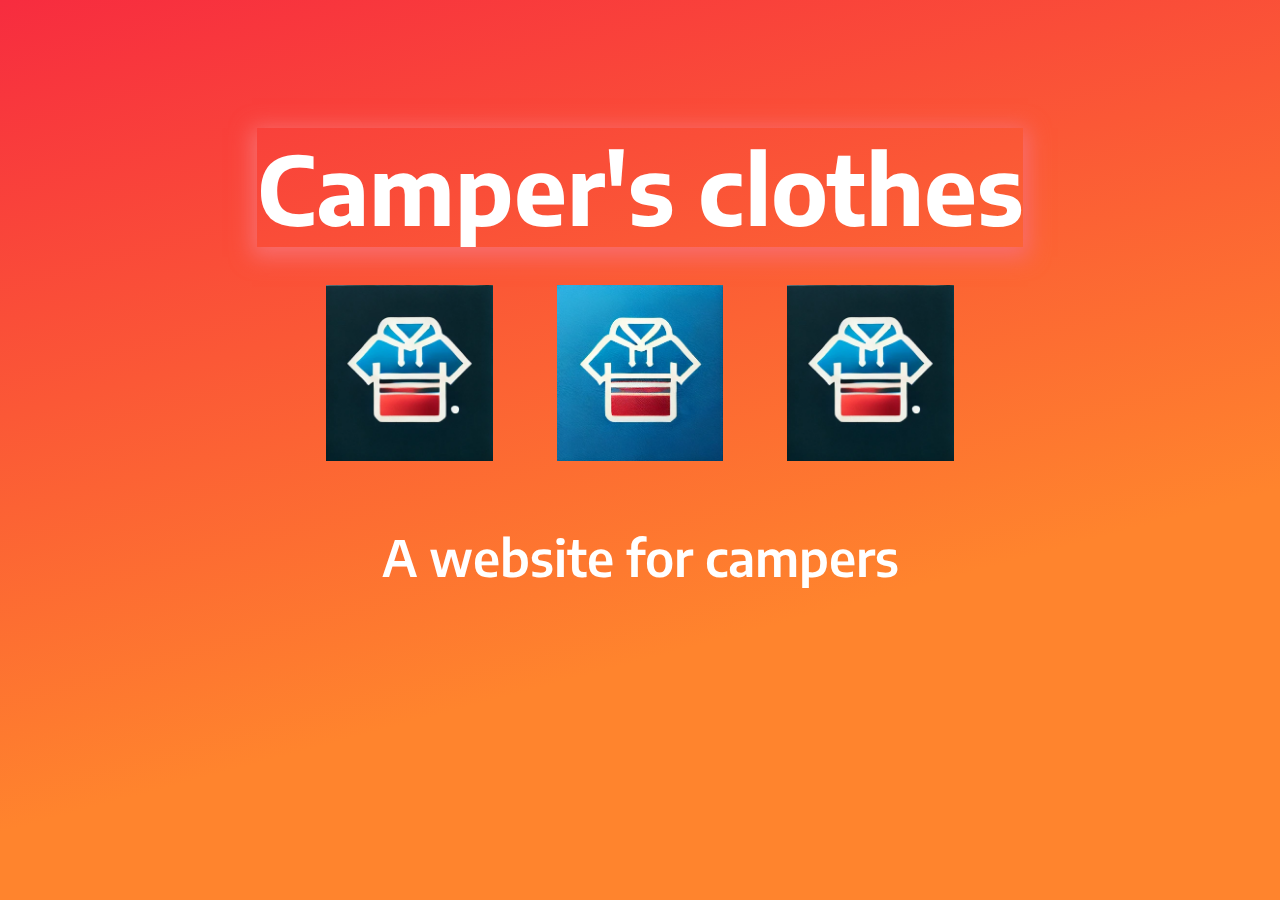
<file: index.html>
<!DOCTYPE html>
<html lang="en">
<head>
    <meta charset="UTF-8">
    <meta name="viewport" content="width=device-width, initial-scale=1.0">
    <title>Camper's clothes</title>
    <link rel="stylesheet" href="css/style.css">
    <link rel= "icon" href="storage/img/icon-logo.png">
    </head>
<body>
    <header>
        <div class="div__header">
            <h1><a href="views/home.html">Camper's clothes</a></h1>
        </div>
        <div class="div__images">
            <img src="storage/img/img1-start.png">
            <img src="storage/img/img2-start.png">
            <img src="storage/img/img1-start.png">
        </div>
        <div class="div__text">
            <h2>A website for campers</h2>
        </div>
    </header>
</body>
</html>
</file>
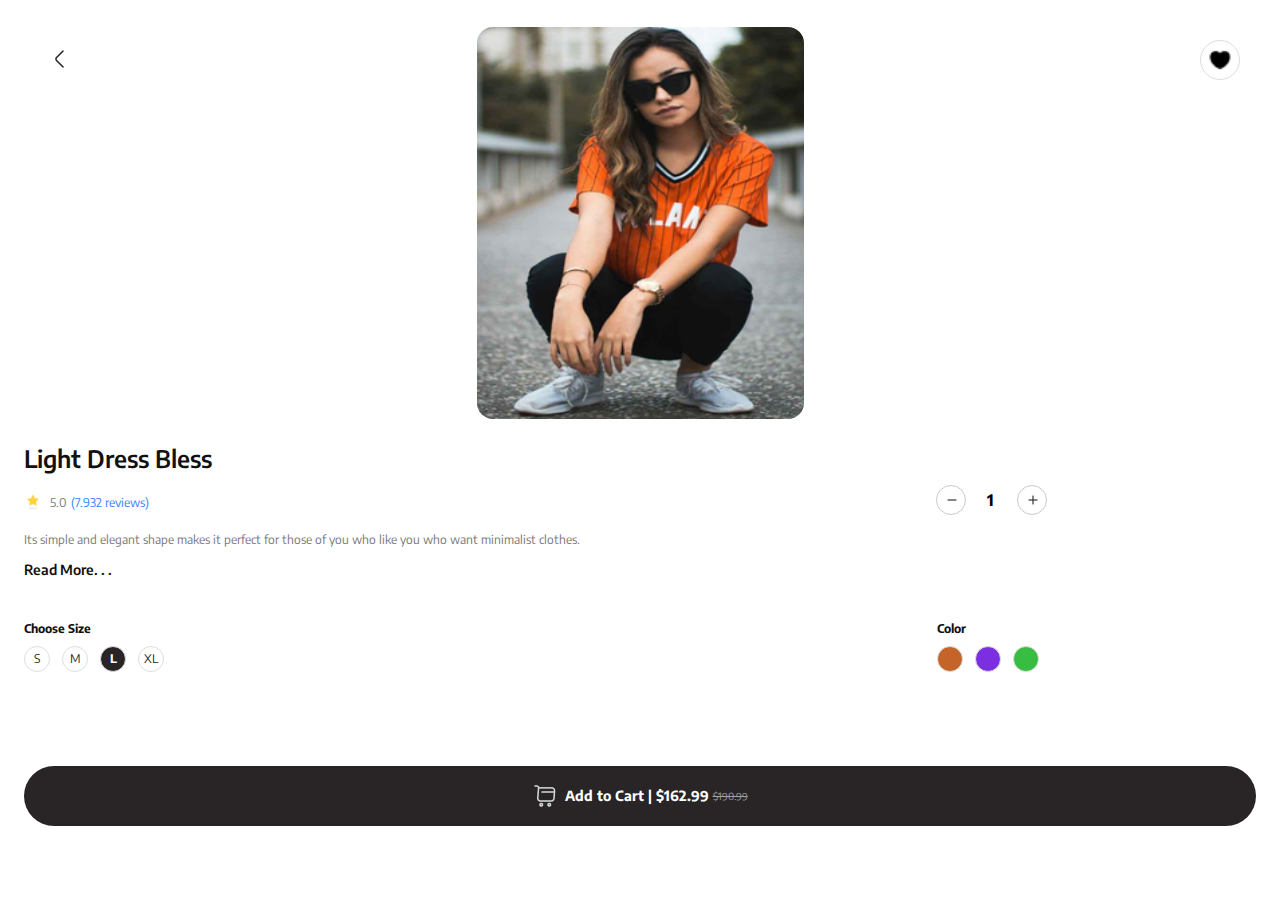
<file: views/detail.html>
<!DOCTYPE html>
<html lang="en">
<head>
    <meta charset="UTF-8">
    <meta name="viewport" content="width=device-width, initial-scale=1.0">
    <title>detail</title>
    <link rel="stylesheet" href="../css/detail.css">
    <link rel="icon" href="../storage/img/icon-logo.png">
</head>
<body>
    <header>
        <div  class="div__buttons">
            <button>
                <a href="#"><img src="../storage/img/arrow-left.png" class="arrow-left"></a>
            </button class="button__back">
            <input type="checkbox" id="heart" hidden>
            <label for="heart" class="button__fav"><img src="../storage/img/icon-heart-white.png" class="heart-white"></label>
        </div>
    </header>
    <main>
        <div class="div__img">
            <img src="../storage/img/clothe1.png">
        </div>
        <div class="div__info">
            <div class="div__info-clothe">
                <h1 class="clothe-name">Light Dress Bless</h1>
                <div class="div__rating-clothe">
                    <img src="../storage/img/rating.png">
                    <p class="rating-value">5.0</p>
                    <p class="reviews">(7.932 reviews)</p>
                    <div class="div__quantity-clothe">
                        <button class="button__minus">
                        <img src="../storage/img/minus-line.png">
                        </button>
                        <input type="number" value="1">
                        <button class="button__add">
                        <img src="../storage/img/add-line.png">
                        </button>
                    </div>
                </div>
                <div class="div__description-clothe">
                    <p>Its simple and elegant shape makes it perfect for
                    those of you who like you who want minimalist
                    clothes.<details><summary></summary><p>Offering a modern and sophisticated touch to your wardrobe.</p></details></p>
                </div>
            </div>
        </div>
    </main>
    <footer>
        <div class="div__footer">
            <div class="div__footer-left">
                <div class="div__size">
                    <p class="size-text">Choose Size</p>
                    <div class="div__size-choices">
                        <input type="checkbox" id="button__size-S" hidden>
                        <label for="button__size-S" class="size-S">S</label>
                        <input type="checkbox" id="button__size-M" hidden>
                        <label for="button__size-M" class="size-M">M</label>
                        <input type="checkbox" id="button__size-L" hidden>
                        <label for="button__size-L" class="size-L">L</label>
                        <input type="checkbox" id="button__size-XL" hidden>
                        <label for="button__size-XL" class="size-XL">XL</label>
                    </div>
                </div>
            </div>
            <div class="div__footer-right">
                <div class="div__colour">
                    <p class="colour-text">Color</p>
                    <div class="div__colour-choices">
                        <input type="checkbox" id="button__colour1" hidden>
                        <label for="button__colour1" class="colour1"></label>
                        <input type="checkbox" id="button__colour2" hidden>
                        <label for="button__colour2" class="colour2"></label>
                        <input type="checkbox" id="button__colour3" hidden>
                        <label for="button__colour3" class="colour3"></label>
                    </div>
                </div>
            </div>
        </div>
        <div class="div__add">
            <img src="../storage/img/icon-shopping-cart.png">
                <a href="#">Add to Cart</a>
                <p class="var">|</p>
                <p class="discount">$162.99</p>
                <s class="real-price"> $190.99</s>
        </div>
    </footer>
</body>
</html>
</file>
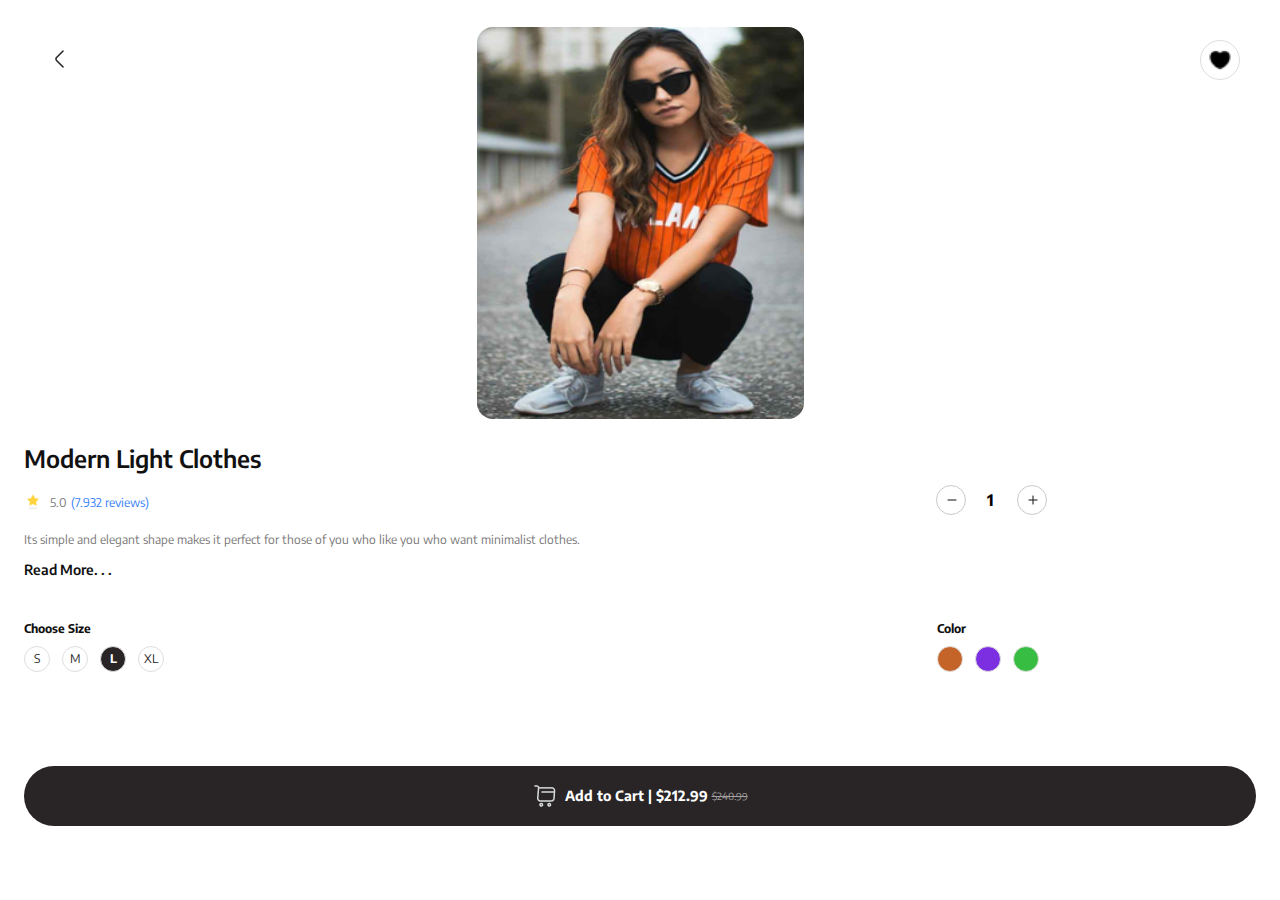
<file: views/detail1.html>
<!DOCTYPE html>
<html lang="en">
<head>
    <meta charset="UTF-8">
    <meta name="viewport" content="width=device-width, initial-scale=1.0">
    <title>detail</title>
    <link rel="stylesheet" href="../css/detail1.css">
    <link rel="icon" href="../storage/img/icon-logo.png">
</head>
<body>
    <header>
        <div  class="div__buttons">
            <button>
                <a href="../views/home.html"><img src="../storage/img/arrow-left.png" class="arrow-left"></a>
            </button class="button__back">
            <input type="checkbox" id="heart" hidden>
            <label for="heart" class="button__fav"><img src="../storage/img/icon-heart-white.png" class="heart-white"></label>
        </div>
    </header>
    <main>
        <div class="div__img">
            <img src="../storage/img/clothe1.png">
        </div>
        <div class="div__info">
            <div class="div__info-clothe">
                <h1 class="clothe-name">Modern Light Clothes</h1>
                <div class="div__rating-clothe">
                    <img src="../storage/img/rating.png">
                    <p class="rating-value">5.0</p>
                    <p class="reviews">(7.932 reviews)</p>
                    <div class="div__quantity-clothe">
                        <button class="button__minus">
                        <img src="../storage/img/minus-line.png">
                        </button>
                        <input type="number" value="1">
                        <button class="button__add">
                        <img src="../storage/img/add-line.png">
                        </button>
                    </div>
                </div>
                <div class="div__description-clothe">
                    <p>Its simple and elegant shape makes it perfect for
                    those of you who like you who want minimalist
                    clothes.<details><summary></summary><p>Offering a modern and sophisticated touch to your wardrobe.</p></details></p>
                </div>
            </div>
        </div>
    </main>
    <footer>
        <div class="div__footer">
            <div class="div__footer-left">
                <div class="div__size">
                    <p class="size-text">Choose Size</p>
                    <div class="div__size-choices">
                        <input type="checkbox" id="button__size-S" hidden>
                        <label for="button__size-S" class="size-S">S</label>
                        <input type="checkbox" id="button__size-M" hidden>
                        <label for="button__size-M" class="size-M">M</label>
                        <input type="checkbox" id="button__size-L" hidden>
                        <label for="button__size-L" class="size-L">L</label>
                        <input type="checkbox" id="button__size-XL" hidden>
                        <label for="button__size-XL" class="size-XL">XL</label>
                    </div>
                </div>
            </div>
            <div class="div__footer-right">
                <div class="div__colour">
                    <p class="colour-text">Color</p>
                    <div class="div__colour-choices">
                        <input type="checkbox" id="button__colour1" hidden>
                        <label for="button__colour1" class="colour1"></label>
                        <input type="checkbox" id="button__colour2" hidden>
                        <label for="button__colour2" class="colour2"></label>
                        <input type="checkbox" id="button__colour3" hidden>
                        <label for="button__colour3" class="colour3"></label>
                    </div>
                </div>
            </div>
        </div>
        <div class="div__add">
            <img src="../storage/img/icon-shopping-cart.png">
                <a href="../views/checkout.html">Add to Cart</a>
                <p class="var">|</p>
                <p class="discount">$212.99</p>
                <s class="real-price"> $240.99</s>
        </div>
    </footer>
</body>
</html>
</file>
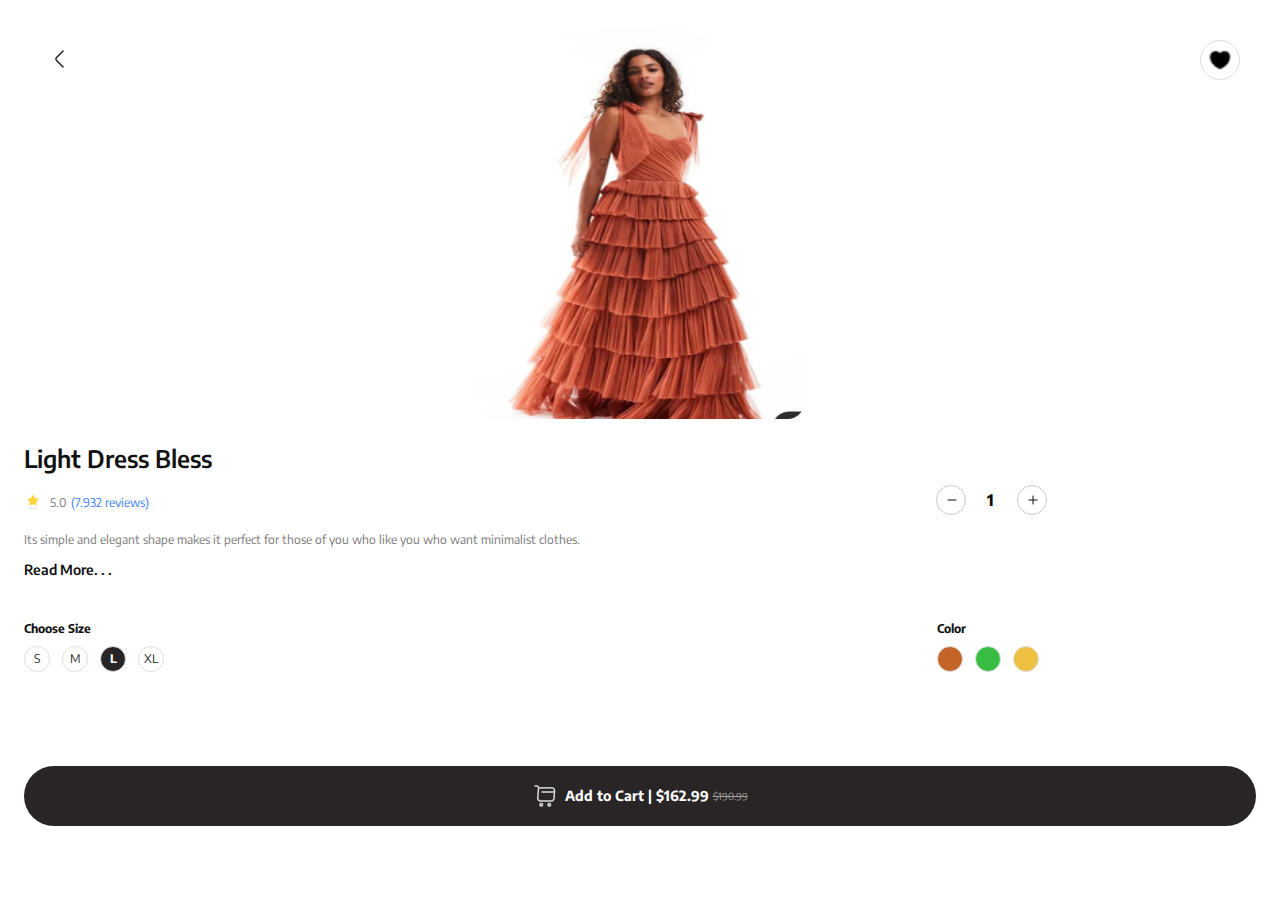
<file: views/detail2.html>
<!DOCTYPE html>
<html lang="en">
<head>
    <meta charset="UTF-8">
    <meta name="viewport" content="width=device-width, initial-scale=1.0">
    <title>detail</title>
    <link rel="stylesheet" href="../css/detail2.css">
    <link rel="icon" href="../storage/img/icon-logo.png">
</head>
<body>
    <header>
        <div  class="div__buttons">
            <button>
                <a href="../views/home.html"><img src="../storage/img/arrow-left.png" class="arrow-left"></a>
            </button class="button__back">
            <input type="checkbox" id="heart" hidden>
            <label for="heart" class="button__fav"><img src="../storage/img/icon-heart-white.png" class="heart-white"></label>
        </div>
    </header>
    <main>
        <div class="div__img">
            <img src="../storage/img/clothe2.png">
        </div>
        <div class="div__info">
            <div class="div__info-clothe">
                <h1 class="clothe-name">Light Dress Bless</h1>
                <div class="div__rating-clothe">
                    <img src="../storage/img/rating.png">
                    <p class="rating-value">5.0</p>
                    <p class="reviews">(7.932 reviews)</p>
                    <div class="div__quantity-clothe">
                        <button class="button__minus">
                        <img src="../storage/img/minus-line.png">
                        </button>
                        <input type="number" value="1">
                        <button class="button__add">
                        <img src="../storage/img/add-line.png">
                        </button>
                    </div>
                </div>
                <div class="div__description-clothe">
                    <p>Its simple and elegant shape makes it perfect for
                    those of you who like you who want minimalist
                    clothes.<details><summary></summary><p>Offering a modern and sophisticated touch to your wardrobe.</p></details></p>
                </div>
            </div>
        </div>
    </main>
    <footer>
        <div class="div__footer">
            <div class="div__footer-left">
                <div class="div__size">
                    <p class="size-text">Choose Size</p>
                    <div class="div__size-choices">
                        <input type="checkbox" id="button__size-S" hidden>
                        <label for="button__size-S" class="size-S">S</label>
                        <input type="checkbox" id="button__size-M" hidden>
                        <label for="button__size-M" class="size-M">M</label>
                        <input type="checkbox" id="button__size-L" hidden>
                        <label for="button__size-L" class="size-L">L</label>
                        <input type="checkbox" id="button__size-XL" hidden>
                        <label for="button__size-XL" class="size-XL">XL</label>
                    </div>
                </div>
            </div>
            <div class="div__footer-right">
                <div class="div__colour">
                    <p class="colour-text">Color</p>
                    <div class="div__colour-choices">
                        <input type="checkbox" id="button__colour1" hidden>
                        <label for="button__colour1" class="colour1"></label>
                        <input type="checkbox" id="button__colour2" hidden>
                        <label for="button__colour2" class="colour2"></label>
                        <input type="checkbox" id="button__colour3" hidden>
                        <label for="button__colour3" class="colour3"></label>
                    </div>
                </div>
            </div>
        </div>
        <div class="div__add">
            <img src="../storage/img/icon-shopping-cart.png">
                <a href="../views/checkout.html">Add to Cart</a>
                <p class="var">|</p>
                <p class="discount">$162.99</p>
                <s class="real-price"> $190.99</s>
        </div>
    </footer>
</body>
</html>
</file>
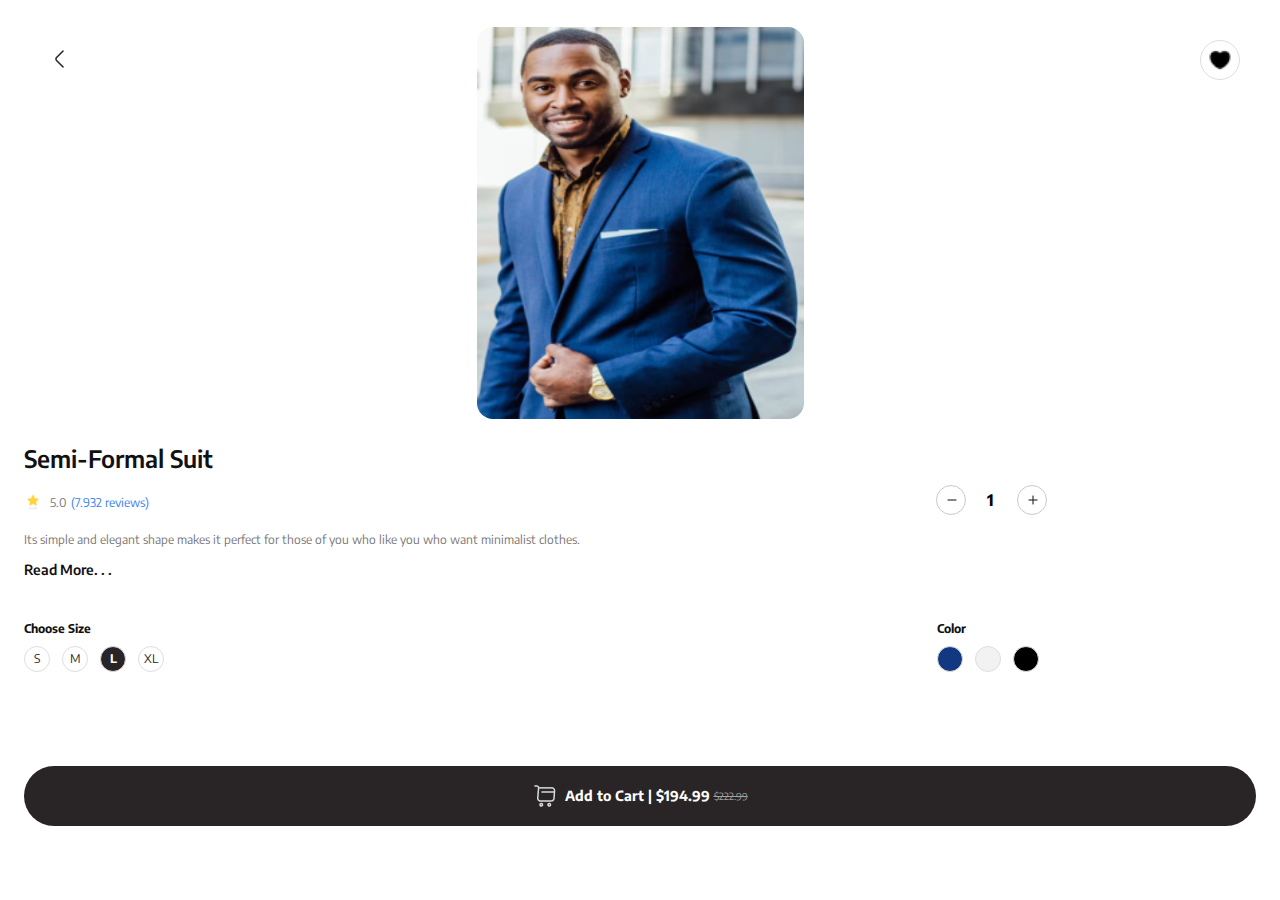
<file: views/detail3.html>
<!DOCTYPE html>
<html lang="en">
<head>
    <meta charset="UTF-8">
    <meta name="viewport" content="width=device-width, initial-scale=1.0">
    <title>detail</title>
    <link rel="stylesheet" href="../css/detail3.css">
    <link rel="icon" href="../storage/img/icon-logo.png">
</head>
<body>
    <header>
        <div  class="div__buttons">
            <button>
                <a href="../views/home.html"><img src="../storage/img/arrow-left.png" class="arrow-left"></a>
            </button class="button__back">
            <input type="checkbox" id="heart" hidden>
            <label for="heart" class="button__fav"><img src="../storage/img/icon-heart-white.png" class="heart-white"></label>
        </div>
    </header>
    <main>
        <div class="div__img">
            <img src="../storage/img/clothe3.png">
        </div>
        <div class="div__info">
            <div class="div__info-clothe">
                <h1 class="clothe-name">Semi-Formal Suit</h1>
                <div class="div__rating-clothe">
                    <img src="../storage/img/rating.png">
                    <p class="rating-value">5.0</p>
                    <p class="reviews">(7.932 reviews)</p>
                    <div class="div__quantity-clothe">
                        <button class="button__minus">
                        <img src="../storage/img/minus-line.png">
                        </button>
                        <input type="number" value="1">
                        <button class="button__add">
                        <img src="../storage/img/add-line.png">
                        </button>
                    </div>
                </div>
                <div class="div__description-clothe">
                    <p>Its simple and elegant shape makes it perfect for
                    those of you who like you who want minimalist
                    clothes.<details><summary></summary><p>Offering a modern and sophisticated touch to your wardrobe.</p></details></p>
                </div>
            </div>
        </div>
    </main>
    <footer>
        <div class="div__footer">
            <div class="div__footer-left">
                <div class="div__size">
                    <p class="size-text">Choose Size</p>
                    <div class="div__size-choices">
                        <input type="checkbox" id="button__size-S" hidden>
                        <label for="button__size-S" class="size-S">S</label>
                        <input type="checkbox" id="button__size-M" hidden>
                        <label for="button__size-M" class="size-M">M</label>
                        <input type="checkbox" id="button__size-L" hidden>
                        <label for="button__size-L" class="size-L">L</label>
                        <input type="checkbox" id="button__size-XL" hidden>
                        <label for="button__size-XL" class="size-XL">XL</label>
                    </div>
                </div>
            </div>
            <div class="div__footer-right">
                <div class="div__colour">
                    <p class="colour-text">Color</p>
                    <div class="div__colour-choices">
                        <input type="checkbox" id="button__colour1" hidden>
                        <label for="button__colour1" class="colour1"></label>
                        <input type="checkbox" id="button__colour2" hidden>
                        <label for="button__colour2" class="colour2"></label>
                        <input type="checkbox" id="button__colour3" hidden>
                        <label for="button__colour3" class="colour3"></label>
                    </div>
                </div>
            </div>
        </div>
        <div class="div__add">
            <img src="../storage/img/icon-shopping-cart.png">
                <a href="../views/checkout.html">Add to Cart</a>
                <p class="var">|</p>
                <p class="discount">$194.99</p>
                <s class="real-price"> $222.99</s>
        </div>
    </footer>
</body>
</html>
</file>
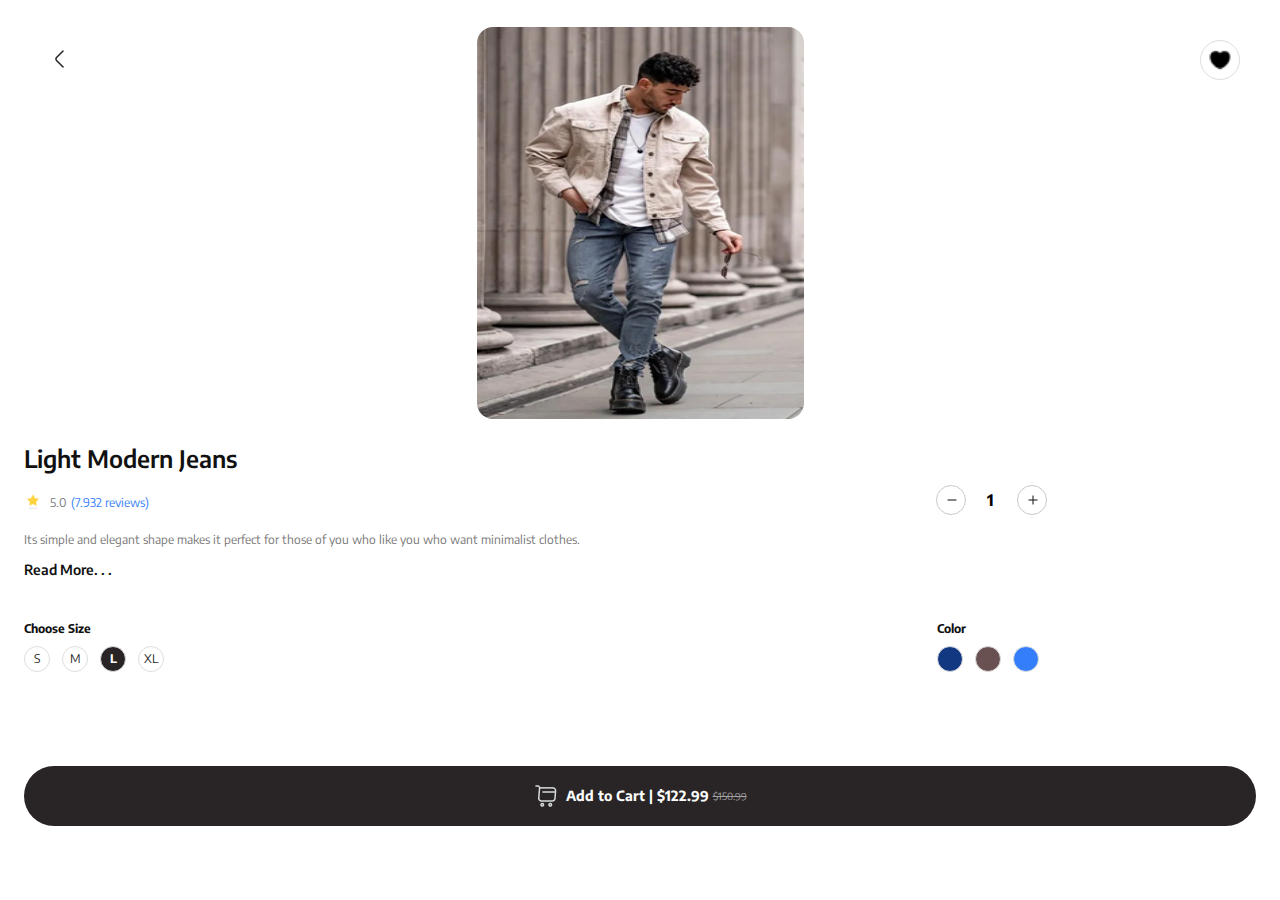
<file: views/detail4.html>
<!DOCTYPE html>
<html lang="en">
<head>
    <meta charset="UTF-8">
    <meta name="viewport" content="width=device-width, initial-scale=1.0">
    <title>detail</title>
    <link rel="stylesheet" href="../css/detail4.css">
    <link rel="icon" href="../storage/img/icon-logo.png">
</head>
<body>
    <header>
        <div  class="div__buttons">
            <button>
                <a href="../views/home.html"><img src="../storage/img/arrow-left.png" class="arrow-left"></a>
            </button class="button__back">
            <input type="checkbox" id="heart" hidden>
            <label for="heart" class="button__fav"><img src="../storage/img/icon-heart-white.png" class="heart-white"></label>
        </div>
    </header>
    <main>
        <div class="div__img">
            <img src="../storage/img/clothe4.png">
        </div>
        <div class="div__info">
            <div class="div__info-clothe">
                <h1 class="clothe-name">Light Modern Jeans</h1>
                <div class="div__rating-clothe">
                    <img src="../storage/img/rating.png">
                    <p class="rating-value">5.0</p>
                    <p class="reviews">(7.932 reviews)</p>
                    <div class="div__quantity-clothe">
                        <button class="button__minus">
                        <img src="../storage/img/minus-line.png">
                        </button>
                        <input type="number" value="1">
                        <button class="button__add">
                        <img src="../storage/img/add-line.png">
                        </button>
                    </div>
                </div>
                <div class="div__description-clothe">
                    <p>Its simple and elegant shape makes it perfect for
                    those of you who like you who want minimalist
                    clothes.<details><summary></summary><p>Offering a modern and sophisticated touch to your wardrobe.</p></details></p>
                </div>
            </div>
        </div>
    </main>
    <footer>
        <div class="div__footer">
            <div class="div__footer-left">
                <div class="div__size">
                    <p class="size-text">Choose Size</p>
                    <div class="div__size-choices">
                        <input type="checkbox" id="button__size-S" hidden>
                        <label for="button__size-S" class="size-S">S</label>
                        <input type="checkbox" id="button__size-M" hidden>
                        <label for="button__size-M" class="size-M">M</label>
                        <input type="checkbox" id="button__size-L" hidden>
                        <label for="button__size-L" class="size-L">L</label>
                        <input type="checkbox" id="button__size-XL" hidden>
                        <label for="button__size-XL" class="size-XL">XL</label>
                    </div>
                </div>
            </div>
            <div class="div__footer-right">
                <div class="div__colour">
                    <p class="colour-text">Color</p>
                    <div class="div__colour-choices">
                        <input type="checkbox" id="button__colour1" hidden>
                        <label for="button__colour1" class="colour1"></label>
                        <input type="checkbox" id="button__colour2" hidden>
                        <label for="button__colour2" class="colour2"></label>
                        <input type="checkbox" id="button__colour3" hidden>
                        <label for="button__colour3" class="colour3"></label>
                    </div>
                </div>
            </div>
        </div>
        <div class="div__add">
            <img src="../storage/img/icon-shopping-cart.png">
                <a href="../views/checkout.html">Add to Cart</a>
                <p class="var">|</p>
                <p class="discount">$122.99</p>
                <s class="real-price"> $150.99</s>
        </div>
    </footer>
</body>
</html>
</file>
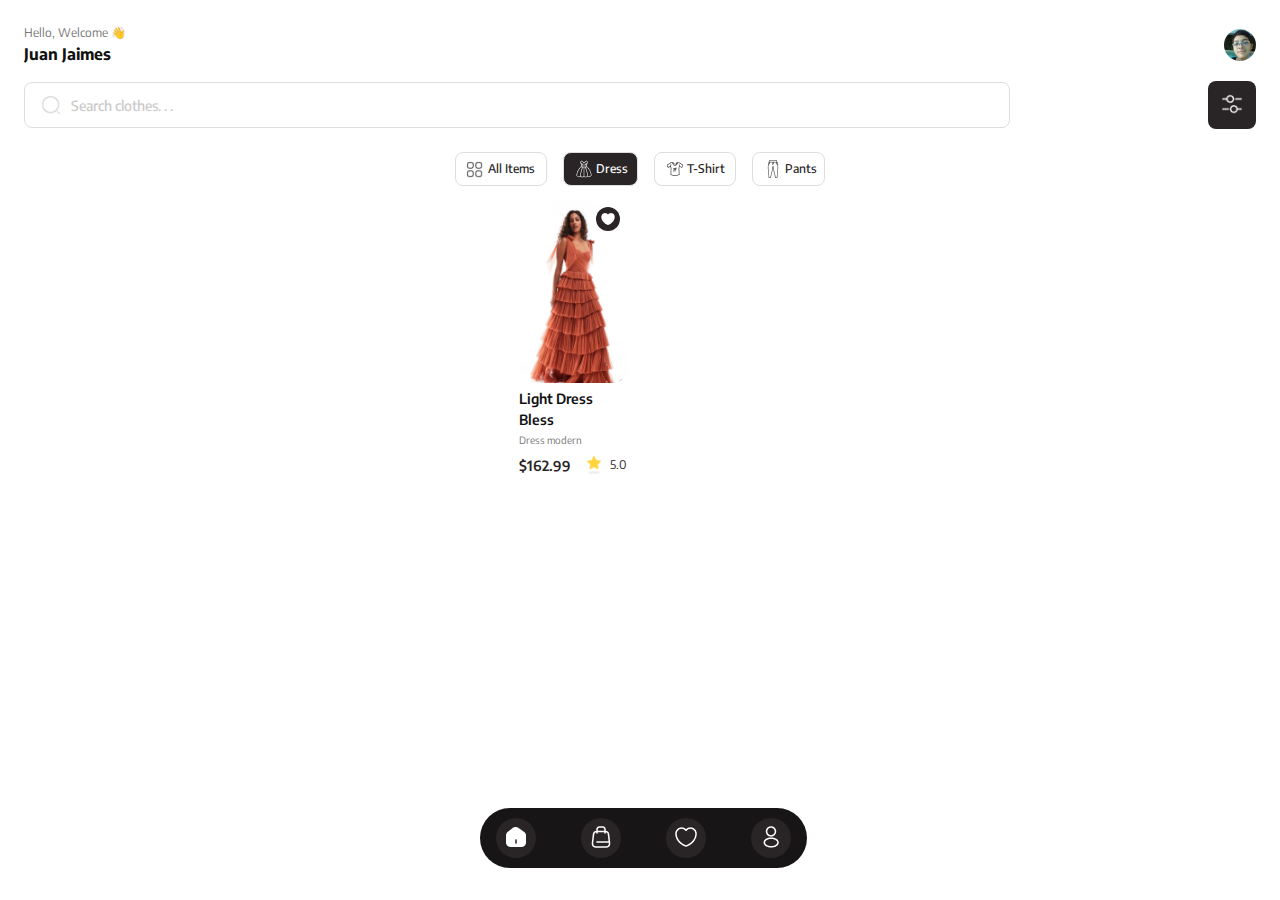
<file: views/home-dress.html>
<!DOCTYPE html>
<html lang="en">
<head>
    <meta charset="UTF-8">
    <meta name="viewport" content="width=device-width, initial-scale=1.0">
    <title>Home-dress</title>
    <link rel="stylesheet" href="../css/home-dress.css">
    <link rel="icon" href="../storage/img/icon-logo.png">
</head>
<body>
    <header>
        <div class="div__welcome">
            <div class="div__info-user">
                <p>Hello, Welcome 👋</p>
                <h1>Juan Jaimes</h1>
            </div>
            <div class="div__user-img">
                <img src="../storage/img/user.png">
            </div>
        </div>
        <div class="div__search">
            <div class="div__search-input">
                <img src="../storage/img/icon-search.png">
                <input type="text" placeholder="Search clothes. . ." autocomplete="off">
            </div>
            <button class="button__search">
                <a href="../views/home.html"><img src="../storage/img/icon-setting.png"></a>
            </button>
        </div>
        <div class="results"></div>
        <script src="../js/home.js"></script>
    </header>
    <nav class="nav__category">
        <div class="nav__category-content">
            <ul>
                <li><a class="on" href="../views/home.html"> <img src="../storage/img/category.png" class="img-on">All Items</a></li>
                <li><a class="off1" href="../views/home-dress.html"><img src="../storage/img/dress.png" class="img-off1">Dress</a></li>
                <li><a class="off2" href="../views/home-t-shirt.html"><img src="../storage/img/t-shirt.png" class="img-off2">T-Shirt</a></li>
                <li><a class="off3" href="../views/home-pants.html"><img src="../storage/img/pants.png" class="img-off3">Pants</a></li>
            </ul>
        </div>
    </nav>
    <main>
        <div class="div__main">
            <div class="div__img-left">
                <div class="div__img-left-content">
                    <a href="../views/detail2.html"><img src="../storage/img/clothe2.png" class="img-clothe1"></a>
                    <input type="checkbox" id="heart" hidden>
                    <label for="heart" class="button__left-heart"><img src="../storage/img/icon-heart-white.png" class="heart-white"></label>
                    <div class="div__img-left-info">
                        <span>Light Dress Bless</span>
                        <p>Dress modern</p>
                        <div class="div__img-left-rating">
                            <p class="price">$162.99</p>
                            <img src="../storage/img/rating.png">
                            <p class="rating">5.0</p>
                        </div>
                    </div>
                    <!-- <a href="../views/detail3.html"><img src="../storage/img/clothe3.png" class="img-clothe3"></a>
                    <input type="checkbox" id="heart3" hidden>
                    <label for="heart3" class="button__left-heart3"><img src="../storage/img/icon-heart.png" class="heart-black3"></label>
                    <div class="div__img-left-info3">
                        <span>Semi-Formal Suit</span>
                        <p>T-Shirt</p>
                        <div class="div__img-left-rating3">
                            <p class="price3">$194.99</p>
                            <img src="../storage/img/rating.png">
                            <p class="rating3">5.0</p>
                        </div>
                    </div> -->
                </div>
            </div>
            <!-- <div class="div__img-right">
                <div class="div__img-right-content">
                    <a href="../views/detail2.html"><img src="../storage/img/clothe2.png" class="img-clothe2"></a>
                    <input type="checkbox" id="heart2" hidden>
                    <label for="heart2" class="button__right-heart2"><img src="../storage/img/icon-heart-white.png" class="heart-white2"></label>
                    <div class="div__img-right-info2">
                        <span>Light Dress Bless</span>
                        <p>Dress modern</p>
                        <div class="div__img-right-rating2">
                            <p class="price2">$162.99</p>
                            <img src="../storage/img/rating.png">
                            <p class="rating2">5.0</p>
                        </div>
                    </div>
                    <a href="../views/detail4.html"><img src="../storage/img/clothe4.png" class="img-clothe4"></a>
                    <input type="checkbox" id="heart4" hidden>
                    <label for="heart4" class="button__right-heart4"><img src="../storage/img/icon-heart.png" class="heart-black4"></label>
                    <div class="div__img-right-info4">
                        <span>Light Modern Jeans</span>
                        <p>Jeans Modern</p>
                        <div class="div__img-right-rating4">
                            <p class="price4">$122.99</p>
                            <img src="../storage/img/rating.png">
                            <p class="rating4">5.0</p>
                        </div>
                    </div>
                </div>
            </div> -->
        </div>
    </main>
    <footer>
        <div class="div__shadow">
        </div>
        <div class="div__slash">
            <button><a href="../views/home.html"><img src="../storage/img/icon-home.png"></a>
            </button class="button__home">
            <button><a href="../views/checkout.html"><img src="../storage/img/icon-shop.png"></a>
            </button class="button__shop">
            <button>
                <a href="../views/home-favs.html"><img src="../storage/img/icon-heart.png"></a>
            </button class="button__favs">
            <button>
                <a href="../views/home-profile.html"><img src="../storage/img/icon-profile.png"></a>
            </button class="button__profile">
        </div>
    </footer>
</body>
</html>
</file>
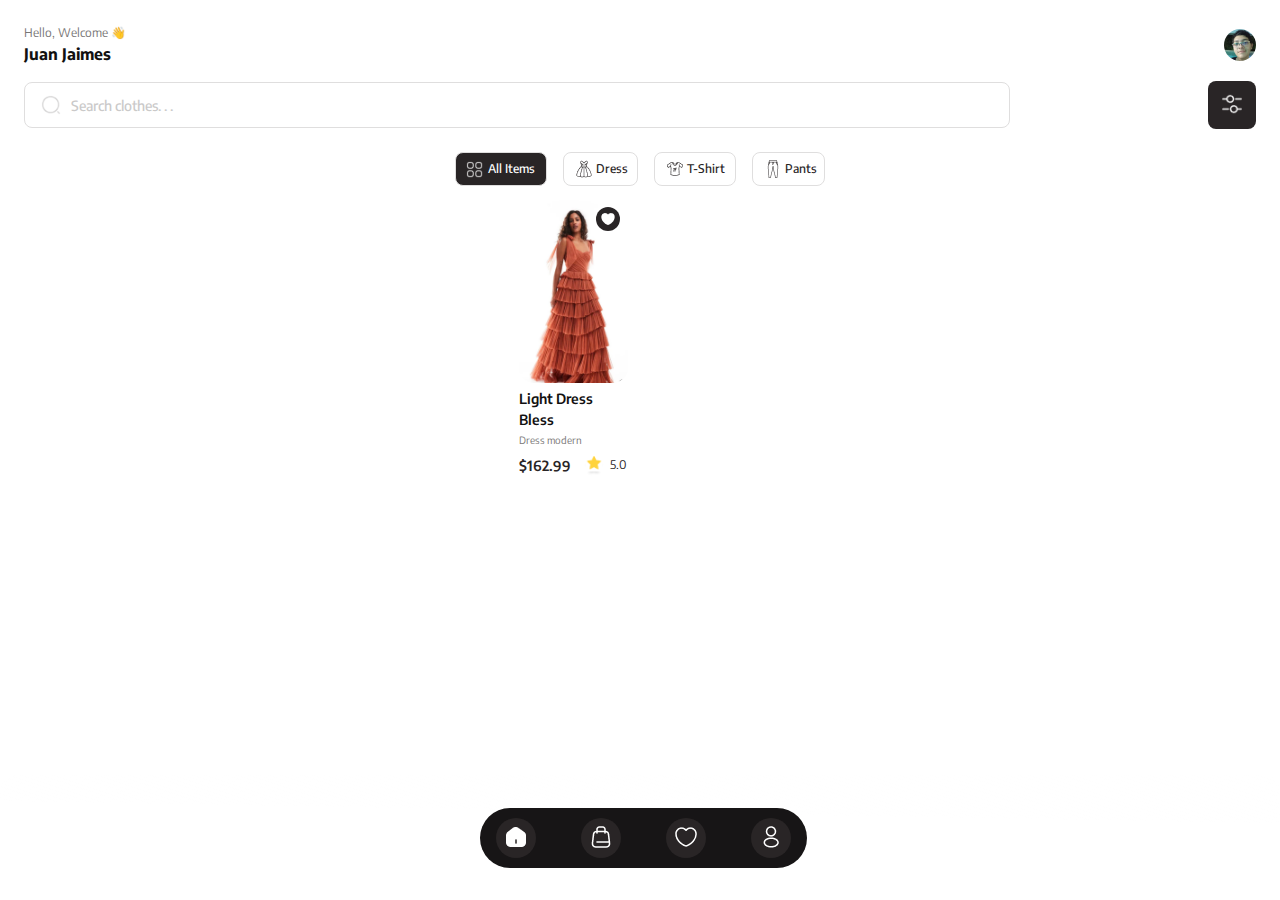
<file: views/home-favs.html>
<!DOCTYPE html>
<html lang="en">
<head>
    <meta charset="UTF-8">
    <meta name="viewport" content="width=device-width, initial-scale=1.0">
    <title>Home-favorites</title>
    <link rel="stylesheet" href="../css/home-favs.css">
    <link rel="icon" href="../storage/img/icon-logo.png">
</head>
<body>
    <header>
        <div class="div__welcome">
            <div class="div__info-user">
                <p>Hello, Welcome 👋</p>
                <h1>Juan Jaimes</h1>
            </div>
            <div class="div__user-img">
                <img src="../storage/img/user.png">
            </div>
        </div>
        <div class="div__search">
            <div class="div__search-input">
                <img src="../storage/img/icon-search.png">
                <input type="text" placeholder="Search clothes. . ." autocomplete="off">
            </div>
            <button class="button__search">
                <a href="../views/home.html"><img src="../storage/img/icon-setting.png"></a>
            </button>
        </div>
        <div class="results"></div>
        <script src="../js/home.js"></script>
    </header>
    <nav class="nav__category">
        <div class="nav__category-content">
            <ul>
                <li><a class="on" href="../views/home.html"> <img src="../storage/img/category.png" class="img-on">All Items</a></li>
                <li><a class="off1" href="../views/home-dress.html"><img src="../storage/img/dress.png" class="img-off1">Dress</a></li>
                <li><a class="off2" href="../views/home-t-shirt.html"><img src="../storage/img/t-shirt.png" class="img-off2">T-Shirt</a></li>
                <li><a class="off3" href="../views/home-pants.html"><img src="../storage/img/pants.png" class="img-off3">Pants</a></li>
            </ul>
        </div>
    </nav>
    <main>
        <div class="div__main">
            <div class="div__img-left">
                <div class="div__img-left-content">
                    <a href="../views/detail2.html"><img src="../storage/img/clothe2.png" class="img-clothe1"></a>
                    <input type="checkbox" id="heart" hidden>
                    <label for="heart" class="button__left-heart"><img src="../storage/img/icon-heart-white.png" class="heart-white"></label>
                    <div class="div__img-left-info">
                        <span>Light Dress Bless</span>
                        <p>Dress modern</p>
                        <div class="div__img-left-rating">
                            <p class="price">$162.99</p>
                            <img src="../storage/img/rating.png">
                            <p class="rating">5.0</p>
                        </div>
                    </div>
                    <!-- <a href="../views/detail3.html"><img src="../storage/img/clothe3.png" class="img-clothe3"></a>
                    <input type="checkbox" id="heart3" hidden>
                    <label for="heart3" class="button__left-heart3"><img src="../storage/img/icon-heart.png" class="heart-black3"></label>
                    <div class="div__img-left-info3">
                        <span>Semi-Formal Suit</span>
                        <p>T-Shirt</p>
                        <div class="div__img-left-rating3">
                            <p class="price3">$194.99</p>
                            <img src="../storage/img/rating.png">
                            <p class="rating3">5.0</p>
                        </div>
                    </div> -->
                </div>
            </div>
            <!-- <div class="div__img-right">
                <div class="div__img-right-content">
                    <a href="../views/detail2.html"><img src="../storage/img/clothe2.png" class="img-clothe2"></a>
                    <input type="checkbox" id="heart2" hidden>
                    <label for="heart2" class="button__right-heart2"><img src="../storage/img/icon-heart-white.png" class="heart-white2"></label>
                    <div class="div__img-right-info2">
                        <span>Light Dress Bless</span>
                        <p>Dress modern</p>
                        <div class="div__img-right-rating2">
                            <p class="price2">$162.99</p>
                            <img src="../storage/img/rating.png">
                            <p class="rating2">5.0</p>
                        </div>
                    </div>
                    <a href="../views/detail4.html"><img src="../storage/img/clothe4.png" class="img-clothe4"></a>
                    <input type="checkbox" id="heart4" hidden>
                    <label for="heart4" class="button__right-heart4"><img src="../storage/img/icon-heart.png" class="heart-black4"></label>
                    <div class="div__img-right-info4">
                        <span>Light Modern Jeans</span>
                        <p>Jeans Modern</p>
                        <div class="div__img-right-rating4">
                            <p class="price4">$122.99</p>
                            <img src="../storage/img/rating.png">
                            <p class="rating4">5.0</p>
                        </div>
                    </div>
                </div>
            </div> -->
        </div>
    </main>
    <footer>
        <div class="div__shadow">
        </div>
        <div class="div__slash">
            <button><a href="../views/home.html"><img src="../storage/img/icon-home.png"></a>
            </button class="button__home">
            <button><a href="../views/checkout.html"><img src="../storage/img/icon-shop.png"></a>
            </button class="button__shop">
            <button>
                <a href="../views/home-favs.html"><img src="../storage/img/icon-heart.png"></a>
            </button class="button__favs">
            <button>
                <a href="../views/home-profile.html"><img src="../storage/img/icon-profile.png"></a>
            </button class="button__profile">
        </div>
    </footer>
</body>
</html>
</file>
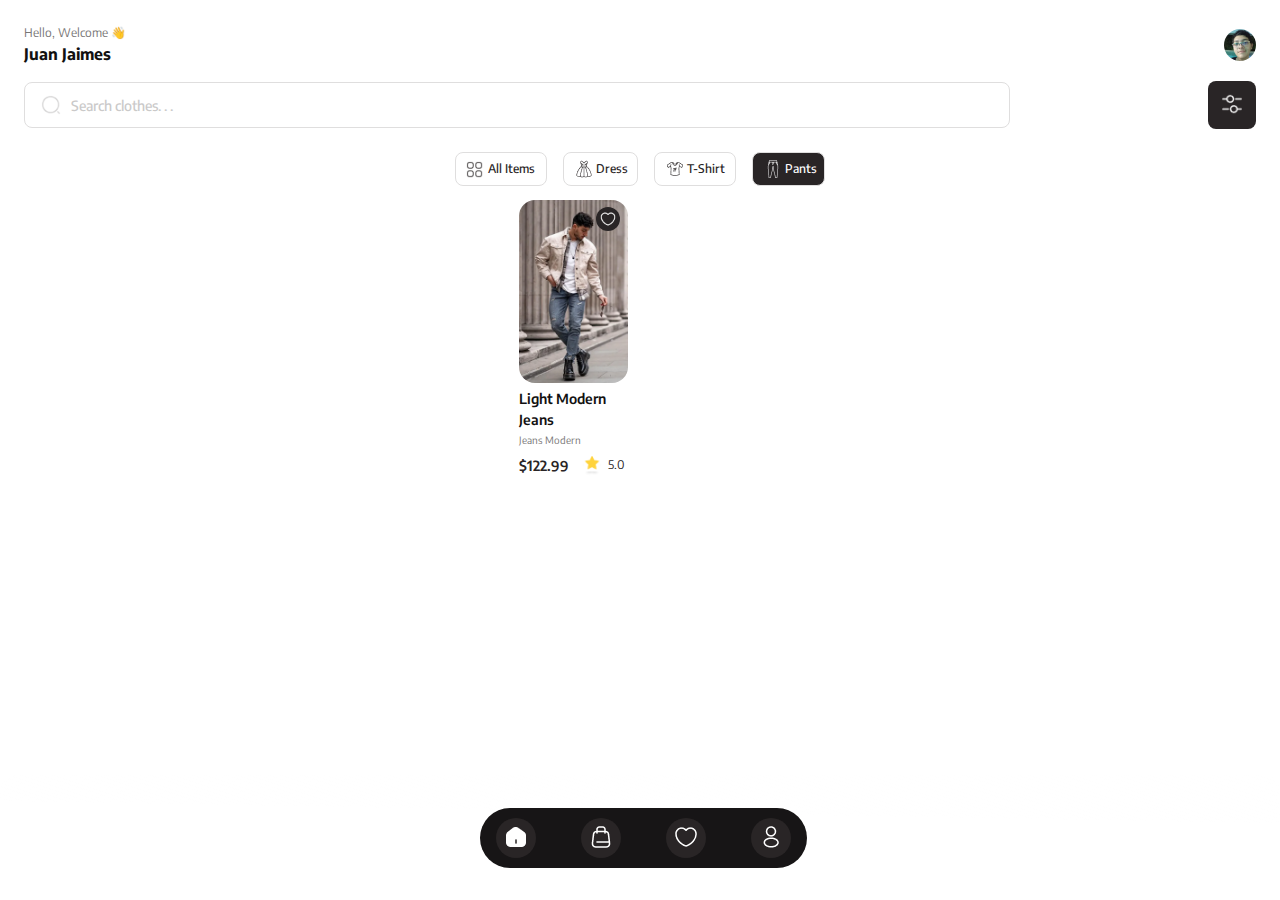
<file: views/home-pants.html>
<!DOCTYPE html>
<html lang="en">
<head>
    <meta charset="UTF-8">
    <meta name="viewport" content="width=device-width, initial-scale=1.0">
    <title>Home-pants</title>
    <link rel="stylesheet" href="../css/home-pants.css">
    <link rel="icon" href="../storage/img/icon-logo.png">
</head>
<body>
    <header>
        <div class="div__welcome">
            <div class="div__info-user">
                <p>Hello, Welcome 👋</p>
                <h1>Juan Jaimes</h1>
            </div>
            <div class="div__user-img">
                <img src="../storage/img/user.png">
            </div>
        </div>
        <div class="div__search">
            <div class="div__search-input">
                <img src="../storage/img/icon-search.png">
                <input type="text" placeholder="Search clothes. . ." autocomplete="off">
            </div>
            <button class="button__search">
                <a href="../views/home.html"><img src="../storage/img/icon-setting.png"></a>
            </button>
        </div>
        <div class="results"></div>
        <script src="../js/home.js"></script>
    </header>
    <nav class="nav__category">
        <div class="nav__category-content">
            <ul>
                <li><a class="on" href="../views/home.html"> <img src="../storage/img/category.png" class="img-on">All Items</a></li>
                <li><a class="off1" href="../views/home-dress.html"><img src="../storage/img/dress.png" class="img-off1">Dress</a></li>
                <li><a class="off2" href="../views/home-t-shirt.html"><img src="../storage/img/t-shirt.png" class="img-off2">T-Shirt</a></li>
                <li><a class="off3" href="../views/home-pants.html"><img src="../storage/img/pants.png" class="img-off3">Pants</a></li>
            </ul>
        </div>
    </nav>
    <main>
        <div class="div__main">
            <div class="div__img-left">
                <div class="div__img-left-content">
                    <a href="../views/detail4.html"><img src="../storage/img/clothe4.png" class="img-clothe1"></a>
                    <input type="checkbox" id="heart" hidden>
                    <label for="heart" class="button__left-heart"><img src="../storage/img/icon-heart.png" class="heart-black"></label>
                    <div class="div__img-left-info">
                        <span>Light Modern Jeans</span>
                        <p>Jeans Modern</p>
                        <div class="div__img-left-rating">
                            <p class="price">$122.99</p>
                            <img src="../storage/img/rating.png">
                            <p class="rating">5.0</p>
                        </div>
                    </div>
                    <!-- <a href="../views/detail3.html"><img src="../storage/img/clothe3.png" class="img-clothe3"></a>
                    <input type="checkbox" id="heart3" hidden>
                    <label for="heart3" class="button__left-heart3"><img src="../storage/img/icon-heart.png" class="heart-black3"></label>
                    <div class="div__img-left-info3">
                        <span>Semi-Formal Suit</span>
                        <p>T-Shirt</p>
                        <div class="div__img-left-rating3">
                            <p class="price3">$194.99</p>
                            <img src="../storage/img/rating.png">
                            <p class="rating3">5.0</p>
                        </div>
                    </div> -->
                </div>
            </div>
            <!-- <div class="div__img-right">
                <div class="div__img-right-content">
                    <a href="../views/detail2.html"><img src="../storage/img/clothe2.png" class="img-clothe2"></a>
                    <input type="checkbox" id="heart2" hidden>
                    <label for="heart2" class="button__right-heart2"><img src="../storage/img/icon-heart-white.png" class="heart-white2"></label>
                    <div class="div__img-right-info2">
                        <span>Light Dress Bless</span>
                        <p>Dress modern</p>
                        <div class="div__img-right-rating2">
                            <p class="price2">$162.99</p>
                            <img src="../storage/img/rating.png">
                            <p class="rating2">5.0</p>
                        </div>
                    </div>
                    <a href="../views/detail4.html"><img src="../storage/img/clothe4.png" class="img-clothe4"></a>
                    <input type="checkbox" id="heart4" hidden>
                    <label for="heart4" class="button__right-heart4"><img src="../storage/img/icon-heart.png" class="heart-black4"></label>
                    <div class="div__img-right-info4">
                        <span>Light Modern Jeans</span>
                        <p>Jeans Modern</p>
                        <div class="div__img-right-rating4">
                            <p class="price4">$122.99</p>
                            <img src="../storage/img/rating.png">
                            <p class="rating4">5.0</p>
                        </div>
                    </div>
                </div>
            </div> -->
        </div>
    </main>
    <footer>
        <div class="div__shadow">
        </div>
        <div class="div__slash">
            <button><a href="../views/home.html"><img src="../storage/img/icon-home.png"></a>
            </button class="button__home">
            <button><a href="../views/checkout.html"><img src="../storage/img/icon-shop.png"></a>
            </button class="button__shop">
            <button>
                <a href="../views/home-favs.html"><img src="../storage/img/icon-heart.png"></a>
            </button class="button__favs">
            <button>
                <a href="../views/home-profile.html"><img src="../storage/img/icon-profile.png"></a>
            </button class="button__profile">
        </div>
    </footer>
</body>
</html>
</file>
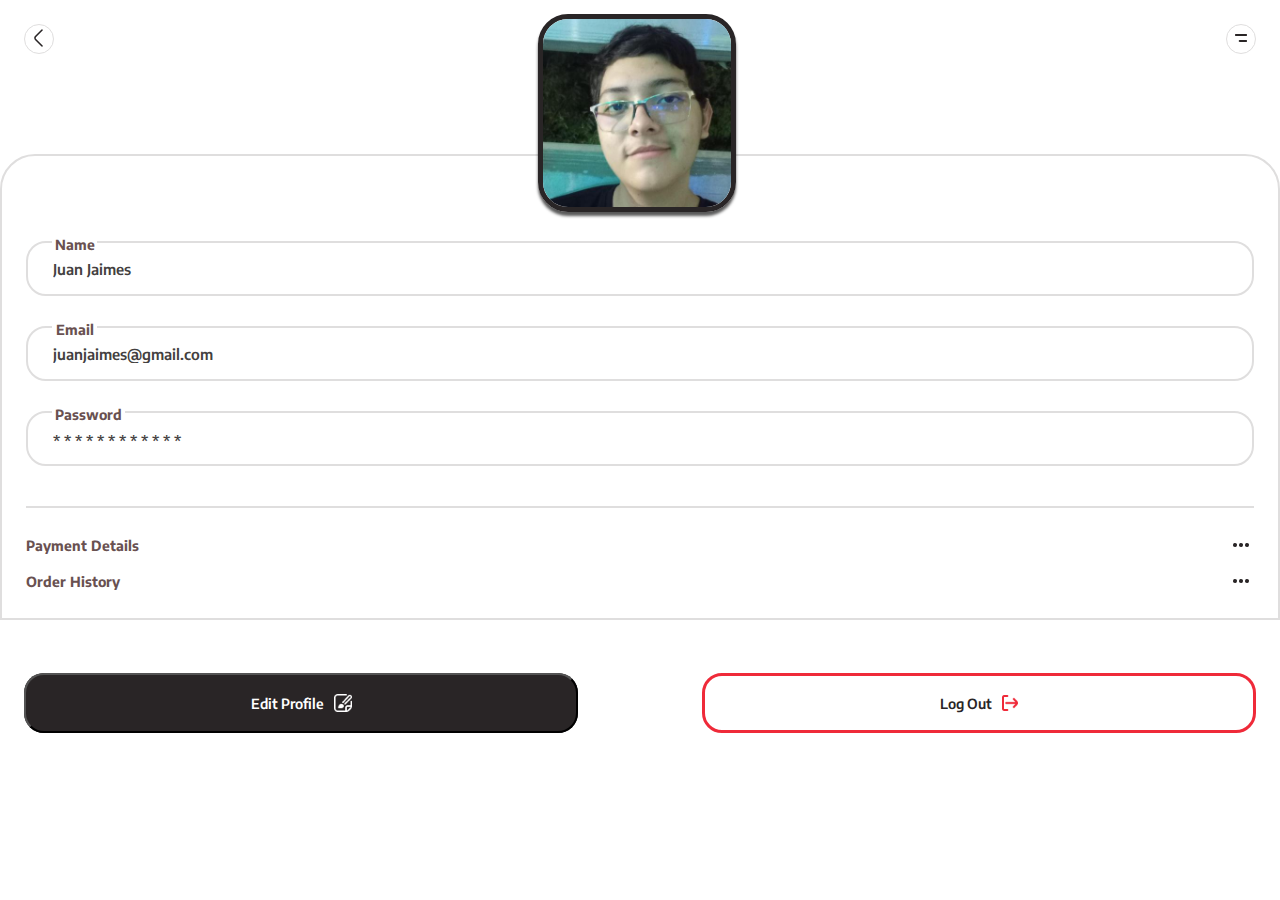
<file: views/home-profile.html>
<!DOCTYPE html>
<html lang="en">
<head>
    <meta charset="UTF-8">
    <meta name="viewport" content="width=device-width, initial-scale=1.0">
    <title>Home-profile</title>
    <link rel="stylesheet" href="../css/home-profile.css">
</head>
<body>
    <header>
        <div class="div__header">
            <button class="button-back">
                <a href="../views/home.html"><img src="../storage/img/arrow-left.png"></a>
            </button>
                <img class="img-user" src="../storage/img/user.png">
            <button class="button-menu">
                <a href="../views/home-profile.html"><img src="../storage/img/icon-menu.png"></a>
            </button>
        </div>
    </header>
    <main>
        <div class="div__info">
            <div class="div__name">
                <span class="title-name">Name</span>
                <input type="text" class="name" placeholder="Juan Jaimes">
            </div>
            <div class="div__email">
                <span class="title-email">Email</span>
                <input type="email" class="email" placeholder="juanjaimes@gmail.com">
            </div>
            <div class="div__password">
                <span class="title-password">Password</span>
                <input type="password" class="password" placeholder="* * * * * * * * * * * *">
            </div>
            <hr>
            <div class="div__history">
                <div class="div__info1">
                    <p>Payment Details</p>
                    <button class="menu-payments">
                        <img src="../storage/img/icon-menu-clothes.png" alt="">
                    </button>
                </div>
                <div class="div__info2">
                    <p>Order History</p>
                    <button class="menu-orders">
                        <img src="../storage/img/icon-menu-clothes.png" alt="">
                    </button>
                </div>
            </div>
        </div>
    </main>
    <footer>
        <div class="div__footer">
            <div class="div__button-edit">
                <button class="button-edit">
                    <p class="text-edit">Edit Profile</p>
                    <img src="../storage/img/icon-edit.png">
                </button>
            </div>
            <div class="div__button-log-out">
                <button class="button-log-out">
                    <p class="text-log-out">Log Out</p>
                    <img src="../storage/img/icon-log-out.png">
                </button>
            </div>
        </div>
    </footer>
</body>
</html>
</file>
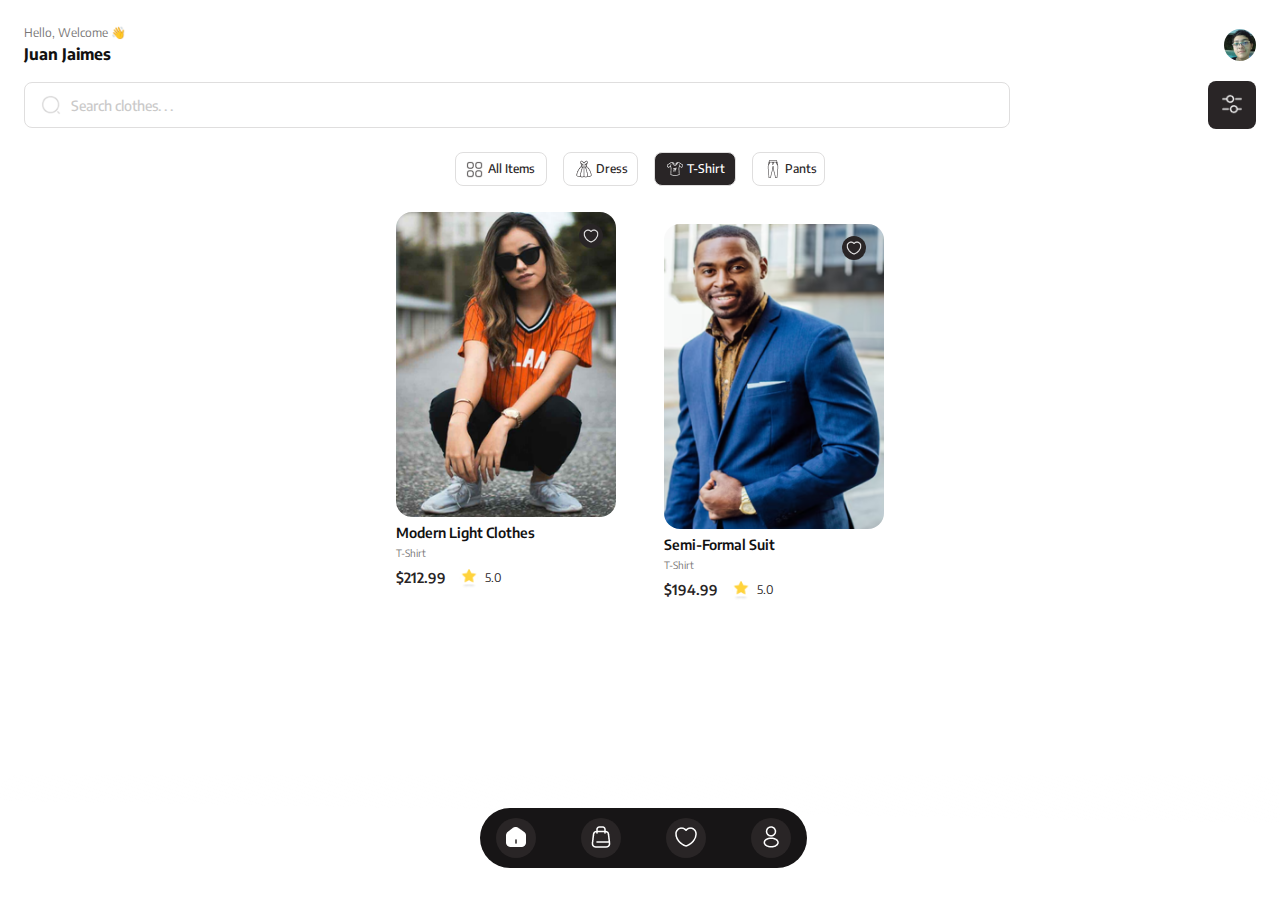
<file: views/home-t-shirt.html>
<!DOCTYPE html>
<html lang="en">
<head>
    <meta charset="UTF-8">
    <meta name="viewport" content="width=device-width, initial-scale=1.0">
    <title>Home-t-shirt</title>
    <link rel="stylesheet" href="../css/home-t-shirt.css">
    <link rel="icon" href="../storage/img/icon-logo.png">
</head>
<body>
    <header>
        <div class="div__welcome">
            <div class="div__info-user">
                <p>Hello, Welcome 👋</p>
                <h1>Juan Jaimes</h1>
            </div>
            <div class="div__user-img">
                <img src="../storage/img/user.png">
            </div>
        </div>
        <div class="div__search">
            <div class="div__search-input">
                <img src="../storage/img/icon-search.png">
                <input type="text" placeholder="Search clothes. . ." autocomplete="off">
            </div>
            <button class="button__search">
                <a href="../views/home.html"><img src="../storage/img/icon-setting.png"></a>
            </button>
        </div>
        <div class="results"></div>
        <script src="../js/home.js"></script>
    </header>
    <nav class="nav__category">
        <div class="nav__category-content">
            <ul>
                <li><a class="on" href="../views/home.html"> <img src="../storage/img/category.png" class="img-on">All Items</a></li>
                <li><a class="off1" href="../views/home-dress.html"><img src="../storage/img/dress.png" class="img-off1">Dress</a></li>
                <li><a class="off2" href="../views/home-t-shirt.html"><img src="../storage/img/t-shirt.png" class="img-off2">T-Shirt</a></li>
                <li><a class="off3" href="../views/home-pants.html"><img src="../storage/img/pants.png" class="img-off3">Pants</a></li>
            </ul>
        </div>
    </nav>
    <main>
        <div class="div__main">
            <div class="div__img-left">
                <div class="div__img-left-content">
                    <a href="../views/detail1.html"><img src="../storage/img/clothe1.png" class="img-clothe1"></a>
                    <input type="checkbox" id="heart" hidden>
                    <label for="heart" class="button__left-heart"><img src="../storage/img/icon-heart.png" class="heart-black"></label>
                    <div class="div__img-left-info">
                        <span>Modern Light Clothes</span>
                        <p>T-Shirt</p>
                        <div class="div__img-left-rating">
                            <p class="price">$212.99</p>
                            <img src="../storage/img/rating.png">
                            <p class="rating">5.0</p>
                        </div>
                    </div>
                    <!-- <a href="../views/detail3.html"><img src="../storage/img/clothe3.png" class="img-clothe3"></a>
                    <input type="checkbox" id="heart3" hidden>
                    <label for="heart3" class="button__left-heart3"><img src="../storage/img/icon-heart.png" class="heart-black3"></label>
                    <div class="div__img-left-info3">
                        <span>Semi-Formal Suit</span>
                        <p>T-Shirt</p>
                        <div class="div__img-left-rating3">
                            <p class="price3">$194.99</p>
                            <img src="../storage/img/rating.png">
                            <p class="rating3">5.0</p>
                        </div>
                    </div> -->
                </div>
            </div>
            <div class="div__img-right">
                <div class="div__img-right-content">
                    <a href="../views/detail3.html"><img src="../storage/img/clothe3.png" class="img-clothe2"></a>
                    <input type="checkbox" id="heart2" hidden>
                    <label for="heart2" class="button__right-heart2"><img src="../storage/img/icon-heart.png" class="heart-black2"></label>
                    <div class="div__img-right-info2">
                        <span>Semi-Formal Suit</span>
                        <p>T-Shirt</p>
                        <div class="div__img-right-rating2">
                            <p class="price2">$194.99</p>
                            <img src="../storage/img/rating.png">
                            <p class="rating2">5.0</p>
                        </div>
                    </div>
                    <!-- <a href="../views/detail4.html"><img src="../storage/img/clothe4.png" class="img-clothe4"></a>
                    <input type="checkbox" id="heart4" hidden>
                    <label for="heart4" class="button__right-heart4"><img src="../storage/img/icon-heart.png" class="heart-black4"></label>
                    <div class="div__img-right-info4">
                        <span>Light Modern Jeans</span>
                        <p>Jeans Modern</p>
                        <div class="div__img-right-rating4">
                            <p class="price4">$122.99</p>
                            <img src="../storage/img/rating.png">
                            <p class="rating4">5.0</p>
                        </div>
                    </div> -->
                </div>
            </div>
        </div>
    </main>
    <footer>
        <div class="div__shadow">
        </div>
        <div class="div__slash">
            <button><a href="../views/home.html"><img src="../storage/img/icon-home.png"></a>
            </button class="button__home">
            <button><a href="../views/checkout.html"><img src="../storage/img/icon-shop.png"></a>
            </button class="button__shop">
            <button>
                <a href="../views/home-favs.html"><img src="../storage/img/icon-heart.png"></a>
            </button class="button__favs">
            <button>
                <a href="../views/home-profile.html"><img src="../storage/img/icon-profile.png"></a>
            </button class="button__profile">
        </div>
    </footer>
</body>
</html>
</file>
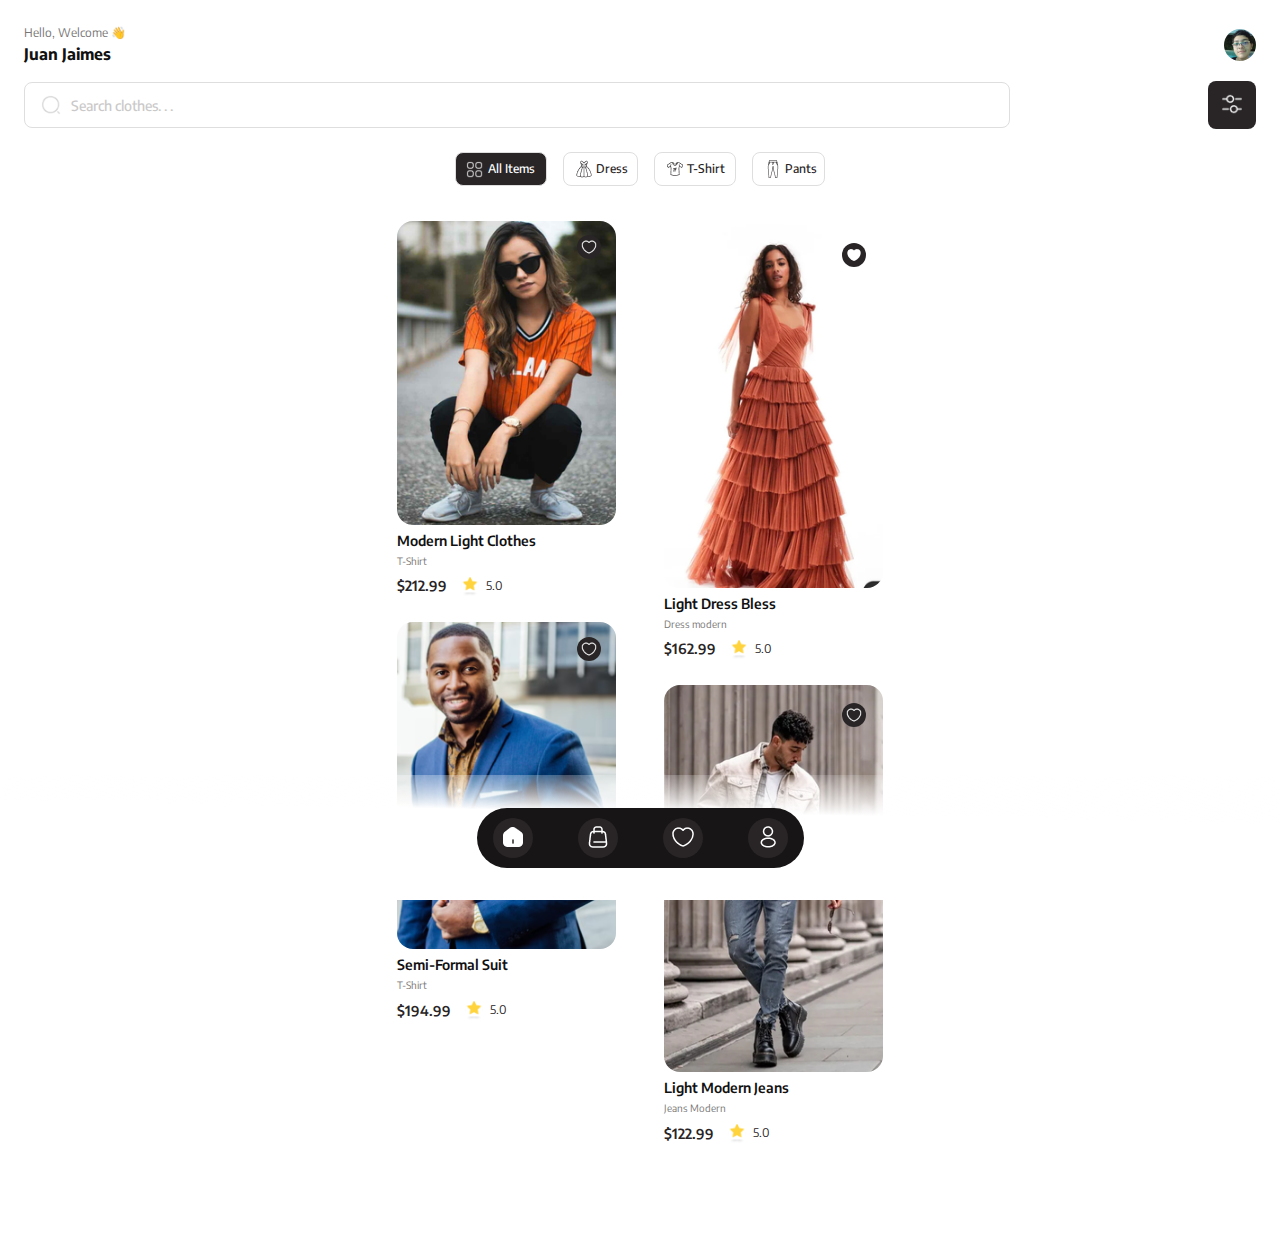
<file: views/home.html>
<!DOCTYPE html>
<html lang="en">
<head>
    <meta charset="UTF-8">
    <meta name="viewport" content="width=device-width, initial-scale=1.0">
    <title>Home</title>
    <link rel="stylesheet" href="../css/home.css">
    <link rel="icon" href="../storage/img/icon-logo.png">
</head>
<body>
    <header>
        <div class="div__welcome">
            <div class="div__info-user">
                <p>Hello, Welcome 👋</p>
                <h1>Juan Jaimes</h1>
            </div>
            <div class="div__user-img">
                <img src="../storage/img/user.png">
            </div>
        </div>
        <div class="div__search">
            <div class="div__search-input">
                <img src="../storage/img/icon-search.png">
                <input type="text" placeholder="Search clothes. . ." autocomplete="off">
            </div>
            <button class="button__search">
                <a href="../views/home.html"><img src="../storage/img/icon-setting.png"></a>
            </button>
        </div>
        <div class="results"></div>
        <script src="../js/home.js"></script>
    </header>
    <nav class="nav__category">
        <div class="nav__category-content">
            <ul>
                <li><a class="on" href="../views/home.html"> <img src="../storage/img/category.png" class="img-on">All Items</a></li>
                <li><a class="off1" href="../views/home-dress.html"><img src="../storage/img/dress.png" class="img-off1">Dress</a></li>
                <li><a class="off2" href="../views/home-t-shirt.html"><img src="../storage/img/t-shirt.png" class="img-off2">T-Shirt</a></li>
                <li><a class="off3" href="../views/home-pants.html"><img src="../storage/img/pants.png" class="img-off3">Pants</a></li>
            </ul>
        </div>
    </nav>
    <main>
        <div class="div__main">
            <div class="div__img-left">
                <div class="div__img-left-content">
                    <a href="../views/detail1.html"><img src="../storage/img/clothe1.png" class="img-clothe1"></a>
                    <input type="checkbox" id="heart" hidden>
                    <label for="heart" class="button__left-heart"><img src="../storage/img/icon-heart.png" class="heart-black"></label>
                    <div class="div__img-left-info">
                        <span>Modern Light Clothes</span>
                        <p>T-Shirt</p>
                        <div class="div__img-left-rating">
                            <p class="price">$212.99</p>
                            <img src="../storage/img/rating.png">
                            <p class="rating">5.0</p>
                        </div>
                    </div>
                    <a href="../views/detail3.html"><img src="../storage/img/clothe3.png" class="img-clothe3"></a>
                    <input type="checkbox" id="heart3" hidden>
                    <label for="heart3" class="button__left-heart3"><img src="../storage/img/icon-heart.png" class="heart-black3"></label>
                    <div class="div__img-left-info3">
                        <span>Semi-Formal Suit</span>
                        <p>T-Shirt</p>
                        <div class="div__img-left-rating3">
                            <p class="price3">$194.99</p>
                            <img src="../storage/img/rating.png">
                            <p class="rating3">5.0</p>
                        </div>
                    </div>
                </div>
            </div>
            <div class="div__img-right">
                <div class="div__img-right-content">
                    <a href="../views/detail2.html"><img src="../storage/img/clothe2.png" class="img-clothe2"></a>
                    <input type="checkbox" id="heart2" hidden>
                    <label for="heart2" class="button__right-heart2"><img src="../storage/img/icon-heart-white.png" class="heart-white2"></label>
                    <div class="div__img-right-info2">
                        <span>Light Dress Bless</span>
                        <p>Dress modern</p>
                        <div class="div__img-right-rating2">
                            <p class="price2">$162.99</p>
                            <img src="../storage/img/rating.png">
                            <p class="rating2">5.0</p>
                        </div>
                    </div>
                    <a href="../views/detail4.html"><img src="../storage/img/clothe4.png" class="img-clothe4"></a>
                    <input type="checkbox" id="heart4" hidden>
                    <label for="heart4" class="button__right-heart4"><img src="../storage/img/icon-heart.png" class="heart-black4"></label>
                    <div class="div__img-right-info4">
                        <span>Light Modern Jeans</span>
                        <p>Jeans Modern</p>
                        <div class="div__img-right-rating4">
                            <p class="price4">$122.99</p>
                            <img src="../storage/img/rating.png">
                            <p class="rating4">5.0</p>
                        </div>
                    </div>
                </div>
            </div>
        </div>
    </main>
    <footer>
        <div class="div__shadow">
        </div>
        <div class="div__slash">
            <button><a href="../views/home.html"><img src="../storage/img/icon-home.png"></a>
            </button class="button__home">
            <button><a href="../views/checkout.html"><img src="../storage/img/icon-shop.png"></a>
            </button class="button__shop">
            <button>
                <a href="../views/home-favs.html"><img src="../storage/img/icon-heart.png"></a>
            </button class="button__favs">
            <button>
                <a href="../views/home-profile.html"><img src="../storage/img/icon-profile.png"></a>
            </button class="button__profile">
        </div>
    </footer>
</body>
</html>
</file>
<file: css/style.css>
@import url(variables.css);
*{
    padding: 0;
    margin: 0;
    box-sizing: border-box;
}
/************* Header *************/
header{
    width: 100%;
    height: 100vh;
    background: linear-gradient(165deg, var(--color-23) , var(--color-24) 67%);
    display: flex;
    align-items: center;
    flex-direction: column;
    justify-content: flex-start;
}
.div__header{
    display: flex;
    margin-top: 50%;
}
.div__header h1{
    font-family: "EncodeSans-Bold";
    font-size: 35px;
}
.div__header h1 a{
    box-shadow: 0px 5px 20px 5px var(--color-25);
    color: var(--color-1);
    text-decoration: none;
}
.div__images{
    display: flex;
    margin-top: 50px;
    justify-content: center;
    gap: 5%;
    width: 100%;
}
.div__images img{
    width: 90px;
}
.div__text{
    display: flex;
    margin-top: 60px;
    justify-content: center;
}
.div__text h2{
    color: var(--color-1);
    font-family: "EncodeSans-SemiBold";
    font-size: 25px;
}
/*********************************/
@media screen and (max-height: 568px){
    header{
        width: 100%;
        height: 100vh;
        display: flex;
        align-items: center;
        flex-direction: column;
        justify-content: flex-start;
    }
    .div__header{
        display: flex;
        margin-top: 35%;
    }
    .div__text{
        display: flex;
        margin-top: 50px;
        justify-content: center;
    }
}
@media screen and (min-width: 720px){
    header{
        display: flex;
        align-items: center;
        flex-direction: column;
        justify-content: flex-start;
    }
    .div__header{
        display: flex;
        margin-top: 30%;
    }
    .div__header h1{
        font-family: "EncodeSans-Bold";
        font-size: 60px;
    }
    .div__images{
        display: flex;
        margin-top: 10%;
        justify-content: center;
        gap: 5%;
        width: 100%;
    }
    .div__images img{
        width: 13%;
    }
    .div__text{
        display: flex;
        margin-top: 10%;
        justify-content: center;
    }
    .div__text h2{
        color: var(--color-1);
        font-family: "EncodeSans-SemiBold";
        font-size: 40px;
    }
}
@media screen and (min-width: 1280px){
    header{
        display: flex;
        align-items: center;
        flex-direction: column;
        justify-content: flex-start;
    }
    .div__header{
        display: flex;
        margin-top: 10%;
    }
    .div__header h1{
        font-family: "EncodeSans-Bold";
        font-size: 95px;
    }
    .div__images{
        display: flex;
        margin-top: 3%;
        justify-content: center;
        gap: 5%;
        width: 100%;
    }
    .div__images img{
        width: 13%;
    }
    .div__text{
        display: flex;
        margin-top: 5%;
        justify-content: center;
    }
    .div__text h2{
        color: var(--color-1);
        font-family: "EncodeSans-SemiBold";
        font-size: 50px;
    }
}
@media screen and (min-width: 1500px){
    header{
        display: flex;
        align-items: center;
        flex-direction: column;
        justify-content: flex-start;
    }
    .div__header{
        display: flex;
        margin-top: 10%;
    }
    .div__header h1{
        font-family: "EncodeSans-Bold";
    }
    .div__images{
        display: flex;
        margin-top: 3%;
        justify-content: center;
        gap: 5%;
        width: 100%;
    }
    .div__images img{
        width: 10%;
    }
    .div__text{
        display: flex;
        margin-top: 5%;
        justify-content: center;
    }
    .div__text h2{
        color: var(--color-1);
        font-family: "EncodeSans-SemiBold";
        font-size: 45px;
    }
}
</file>
<file: css/detail.css>
@import url(variables.css);
* {
    margin: 0;
    padding: 0;
    box-sizing: border-box;
}
/**************** header ****************/
header{
    display: flex;
    padding: 40px 40px 0px 40px;
}
.div__buttons{
    display: flex;
    width: 100%;
    justify-content: space-between;
    z-index: 5;
}
.div__buttons button{
    width: 40px;
    height: 40px;
    align-items: center;
    background-color: var(--color-1);
    border-radius: 100px;
    border: none;
}
.arrow-left{
    width: 24px;
    height: 24px;
}
.button__fav{
    display: flex;
    align-items: center;
    justify-content: center;
    width: 40px;
    height: 40px;
    background-color: var(--color-1);
    border-radius: 100px;
    border: 1px solid var(--color-11);
}
.heart-white{
    width: 24px;
    height: 24px;
    filter: invert(1);
}
#heart:checked + .button__fav {
    background-color: var(--color-2);
    border: none;
}
#heart:checked + .button__fav .heart-white {
    background-image: url(../storage/img/icon-heart.png);
}
/*************************************/
/**************** main ****************/
main{
    display: flex;
    flex-direction: column;
    padding: 0px 24px 0px 24px;
}
.div__img{
    display: flex;
    margin-top: -53px;
    height: 392px;
    justify-content: center;
}
.div__img img{
    display: flex;
    width: 100%;
    border-radius: 16px;
    object-fit: fill;
}
.div__info{
    display: flex;
    flex-direction: column;
    width: 100%;
    margin-top: 24px;
}
.div__info-clothe{
    display: flex;
    flex-direction: column;
}
.div__info-clothe .clothe-name{
    font-family: "EncodeSans-SemiBold";
    line-height: 130%;
    font-size: 24px;
    color: var(--color-3);
}
.div__rating-clothe{
    align-items: center;
    display: flex;
    margin-top: 6px;
}
.div__rating-clothe img{
    width: 18px;
    height: 18px;
}
.div__rating-clothe .rating-value{
    font-family: "EncodeSans-Regular";
    font-size: 12px;
    line-height: 120%;
    margin-left: 8px;
    color: var(--color-7);
}
.div__rating-clothe .reviews{
    font-family: "EncodeSans-Regular";
    font-size: 12px;
    line-height: 120%;
    margin-left: 4px;
    color: var(--color-12);
}
.div__quantity-clothe{
    display: flex;
    margin-left: auto;
    margin-top: -20px;
    width: 28%;
    height: 32px;
    align-items: center;
}
.div__quantity-clothe button{
    display: flex;
    align-items: center;
    width: 32px;
    height: 32px;
    background-color: var(--color-1);
    border-radius: 100px;
    border: 1px solid var(--color-9);
}
.div__quantity-clothe button img{
    margin-left: 7.2px;
    width: 16px;
    height: 16px;
}
.div__quantity-clothe input{
    width: 35px;
    height: 24px;
    text-align: center;
    outline: none;
    border: none;
    margin-left: 3px;
    margin-right: -12px;
    background-color: transparent;
    color: var(--color-2);
    font-family: "EncodeSans-Bold";
    font-size: 16px;
}
.div__description-clothe{
    display: flex;
    flex-direction: column;
    width: 80%;
    margin-top: 8px;
}
.div__description-clothe p{
    display: flex;
    font-family: "EncodeSans-Regular";
    font-size: 12px;
    line-height: 150%;
    color: var(--color-7);
}
.div__description-clothe summary{
    display: flex;
    font-family: "EncodeSans-SemiBold";
    font-size: 14px;
    line-height: 150%;
    color: var(--color-3);
    list-style: none;
}
.div__description-clothe summary::after {
    content: " Read More. . .";
    color: var(--color-3);
    text-decoration: none;
}
details[open] summary::after {
    content: " Read Less. . .";
}
/*************************************/
/**************** footer ****************/
footer{
    display: flex;
    flex-direction: column;
    padding: 10px 24px 30px 24px;
}
.div__footer{
    display: flex;
    width: 100%;
}
.div__footer-left{
    display: flex;
    width: 50%;
    margin-right: auto;
}
.div__footer-left .div__size{
    display: flex;
    width: 100%;
    flex-direction: column;
}
.div__footer-left .div__size .size-text{
    font-family: "EncodeSans-Bold";
    font-size: 12px;
    line-height: 150%;
    color: var(--color-3);
}
.div__size-choices label{
    display: inline-flex;
    align-items: center;
    justify-content: center;
    width: 26px;
    height: 26px;
}
.div__footer-left .div__size .div__size-choices .size-S{
    font-family: "EncodeSans-Regular";
    font-size: 12px;
    line-height: 150%;
    background-color: var(--color-1);
    color: var(--color-5);
    border-radius: 100px;
    border: 1px solid var(--color-11);
    margin-top: 8px;
}
#button__size-S:checked + .size-S {
    background-color: var(--color-5);
    color: var(--color-18);
}
.div__footer-left .div__size .div__size-choices .size-M{
    font-family: "EncodeSans-Regular";
    font-size: 12px;
    line-height: 150%;
    background-color: var(--color-1);
    color: var(--color-5);
    border-radius: 100px;
    border: 1px solid var(--color-11);
    margin-top: 8px;
    margin-left: 8px;
}
#button__size-M:checked + .size-M {
    background-color: var(--color-5);
    color: var(--color-18);
}
.div__footer-left .div__size .div__size-choices .size-L{
    font-family: "EncodeSans-Bold";
    font-size: 12px;
    line-height: 150%;
    background-color: var(--color-5);
    color: var(--color-18);
    border-radius: 100px;
    border: 1px solid var(--color-11);
    margin-top: 8px;
    margin-left: 8px;
}
#button__size-L:checked + .size-L {
    font-family: "EncodeSans-Regular";
    background-color: var(--color-1);
    color: var(--color-5);
}
.div__footer-left .div__size .div__size-choices .size-XL{
    font-family: "EncodeSans-Regular";
    font-size: 12px;
    line-height: 150%;
    background-color: var(--color-1);
    color: var(--color-5);
    border-radius: 100px;
    border: 1px solid var(--color-11);
    margin-top: 8px;
    margin-left: 8px;
}
#button__size-XL:checked + .size-XL {
    background-color: var(--color-5);
    color: var(--color-18);
}
.div__footer-right{
    display: flex;
    width: 33%;
}
.div__footer-right .div__colour{
    display: flex;
    width: 100%;
    flex-direction: column;
}
.div__footer-right .div__colour .colour-text{
    font-family: "EncodeSans-Bold";
    font-size: 12px;
    line-height: 150%;
    color: var(--color-3);
}
.div__colour-choices label{
    display: inline-flex;
    width: 26px;
    height: 26px;
}
.div__footer-right .div__colour .div__colour-choices .colour1{
    background-color: var(--color-19);
    border-radius: 100px;
    border: 1px solid var(--color-11);
    margin-top: 8px;
}
#button__colour1:checked + .colour1 {
    border: 3px solid var(--color-2);
}
.div__footer-right .div__colour .div__colour-choices .colour2{
    background-color: var(--color-20);
    border-radius: 100px;
    border: 1px solid var(--color-11);
    margin-top: 8px;
    margin-left: 8px;
}
#button__colour2:checked + .colour2 {
    border: 3px solid var(--color-2);
}
.div__footer-right .div__colour .div__colour-choices .colour3{
    background-color: var(--color-17);
    border-radius: 100px;
    border: 1px solid var(--color-11);
    margin-top: 8px;
    margin-left: 8px;
}
#button__colour3:checked + .colour3 {
    border: 3px solid var(--color-2);
}
.div__add{
    background-color: var(--color-5);
    display: flex;
    justify-content: center;
    align-items: center;
    width: 100%;
    height: 60px;
    margin-top: 24px;
    border-radius: 40px;
}
.div__add img{
    display: flex;
    width: 24px;
    height: 24px;
    filter: invert(1);
}
.div__add a{
    font-family: "EncodeSans-Bold";
    font-size: 14px;
    line-height: 140%;
    margin-left: 8px;
    color: var(--color-18);
    text-decoration: none;
}
.div__add .var{
    font-family: "EncodeSans-Bold";
    font-size: 14px;
    line-height: 140%;
    margin-left: 4px;
    margin-right: 4px;
    color: var(--color-18);
}
.div__add .discount{
    font-family: "EncodeSans-Bold";
    font-size: 14px;
    line-height: 140%;
    color: var(--color-18);
}
.div__add .real-price{
    font-family: "EncodeSans-Regular";
    font-size: 10px;
    line-height: 140%;
    margin-left: 4px;
    color: var(--color-8);
}
/*************************************/
/**************** media ****************/	
@media screen and (min-height: 815px){
    .div__quantity-clothe{
        display: flex;
        margin-left: auto;
        margin-top: -15px;
        width: 28%;
        height: 32px;
        align-items: center;
    }
    .div__rating-clothe{
        align-items: center;
        display: flex;
        margin-top: 15px;
    }
    .div__description-clothe{
        display: flex;
        flex-direction: column;
        width: 80%;
        margin-top: 15px;
    }
    .div__description-clothe p{
        display: flex;
        font-family: "EncodeSans-Regular";
        font-size: 12px;
        line-height: 150%;
        margin-bottom: 10px;
        color: var(--color-7);
    }
    footer{
        display: flex;
        flex-direction: column;
        padding: 35px 24px 30px 24px;
    }
    .div__add{
        background-color: var(--color-5);
        display: flex;
        justify-content: center;
        align-items: center;
        width: 100%;
        height: 60px;
        margin-top: 30px;
        border-radius: 40px;
    }
}
@media screen and (max-width: 320px){
    .div__quantity-clothe{
        display: flex;
        margin-left: auto;
        margin-top: -5px;
        width: 28%;
        height: 32px;
        align-items: center;
    }
    .div__quantity-clothe button{
        display: flex;
        align-items: center;
        width: 25px;
        height: 25px;
        background-color: var(--color-1);
        border-radius: 100px;
        border: 1px solid var(--color-9);
    }
    .div__quantity-clothe button img{
        margin-left: 4.5px;
        width: 16px;
        height: 16px;
    }
    .div__footer-left{
        display: flex;
        width: 60%;
        margin-right: auto;
    }
    .div__footer-right{
        display: flex;
        width: 38%;
    }
}
@media screen and (min-width: 1280px){
    .div__img{
        display: flex;
        margin-top: -53px;
        height: 392px;
        justify-content: center;
    }
    .div__img img{
        display: flex;
        width: 327px;
        height: 392px;
        border-radius: 16px;
    }
    .div__quantity-clothe input{
        width: 35px;
        height: 24px;
        text-align: center;
        outline: none;
        border: none;
        margin-left: 15px;
        margin-right: 1px;
        background-color: transparent;
        color: var(--color-2);
        font-family: "EncodeSans-Bold";
        font-size: 16px;
    }
    .div__quantity-clothe{
        display: flex;
        margin-left: auto;
        margin-top: -5px;
        width: 26%;
        height: 32px;
        align-items: center;
    }
    .div__quantity-clothe button{
        display: flex;
        align-items: center;
        width: 30px;
        height: 30px;
        background-color: var(--color-1);
        border-radius: 100px;
        border: 1px solid var(--color-9);
    }
    .div__quantity-clothe button img{
        margin-left: 7px;
        width: 16px;
        height: 16px;
    }
    .div__footer-left{
        display: flex;
        width: 100%;
        margin-right: auto;
    }
    .div__footer-right{
        display: flex;
        width: 35%;
    }
    footer{
        display: flex;
        flex-direction: column;
        padding: 30px 24px 24px 24px;
    }
    .div__add{
        background-color: var(--color-5);
        display: flex;
        justify-content: center;
        align-items: center;
        width: 100%;
        height: 60px;
        margin-top: 90px;
        border-radius: 40px;
    }
}
/**************************************/
</file>
<file: css/detail1.css>
@import url(variables.css);
* {
    margin: 0;
    padding: 0;
    box-sizing: border-box;
}
/**************** header ****************/
header{
    display: flex;
    padding: 40px 40px 0px 40px;
}
.div__buttons{
    display: flex;
    width: 100%;
    justify-content: space-between;
    z-index: 5;
}
.div__buttons button{
    width: 40px;
    height: 40px;
    align-items: center;
    background-color: var(--color-1);
    border-radius: 100px;
    border: none;
}
.arrow-left{
    width: 24px;
    height: 24px;
}
.button__fav{
    display: flex;
    align-items: center;
    justify-content: center;
    width: 40px;
    height: 40px;
    background-color: var(--color-1);
    border-radius: 100px;
    border: 1px solid var(--color-11);
}
.heart-white{
    width: 24px;
    height: 24px;
    filter: invert(1);
}
#heart:checked + .button__fav {
    background-color: var(--color-2);
    border: none;
}
#heart:checked + .button__fav .heart-white {
    background-image: url(../storage/img/icon-heart.png);
}
/*************************************/
/**************** main ****************/
main{
    display: flex;
    flex-direction: column;
    padding: 0px 24px 0px 24px;
}
.div__img{
    display: flex;
    margin-top: -53px;
    height: 392px;
    justify-content: center;
}
.div__img img{
    display: flex;
    width: 100%;
    border-radius: 16px;
    object-fit: fill;
}
.div__info{
    display: flex;
    flex-direction: column;
    width: 100%;
    margin-top: 24px;
}
.div__info-clothe{
    display: flex;
    flex-direction: column;
}
.div__info-clothe .clothe-name{
    font-family: "EncodeSans-SemiBold";
    line-height: 130%;
    font-size: 24px;
    color: var(--color-3);
}
.div__rating-clothe{
    align-items: center;
    display: flex;
    margin-top: 6px;
}
.div__rating-clothe img{
    width: 18px;
    height: 18px;
}
.div__rating-clothe .rating-value{
    font-family: "EncodeSans-Regular";
    font-size: 12px;
    line-height: 120%;
    margin-left: 8px;
    color: var(--color-7);
}
.div__rating-clothe .reviews{
    font-family: "EncodeSans-Regular";
    font-size: 12px;
    line-height: 120%;
    margin-left: 4px;
    color: var(--color-12);
}
.div__quantity-clothe{
    display: flex;
    margin-left: auto;
    margin-top: -5px;
    width: 28%;
    height: 32px;
    align-items: center;
}
.div__quantity-clothe button{
    display: flex;
    align-items: center;
    width: 32px;
    height: 32px;
    background-color: var(--color-1);
    border-radius: 100px;
    border: 1px solid var(--color-9);
}
.div__quantity-clothe button img{
    margin-left: 7.2px;
    width: 16px;
    height: 16px;
}
.div__quantity-clothe input{
    width: 35px;
    height: 24px;
    text-align: center;
    outline: none;
    border: none;
    margin-left: 3px;
    margin-right: -12px;
    background-color: transparent;
    color: var(--color-2);
    font-family: "EncodeSans-Bold";
    font-size: 16px;
}
.div__description-clothe{
    display: flex;
    flex-direction: column;
    width: 80%;
    margin-top: 8px;
}
.div__description-clothe p{
    display: flex;
    font-family: "EncodeSans-Regular";
    font-size: 12px;
    line-height: 150%;
    color: var(--color-7);
}
.div__description-clothe summary{
    display: flex;
    font-family: "EncodeSans-SemiBold";
    font-size: 14px;
    line-height: 150%;
    color: var(--color-3);
    list-style: none;
}
.div__description-clothe summary::after {
    content: " Read More. . .";
    color: var(--color-3);
    text-decoration: none;
}
details[open] summary::after {
    content: " Read Less. . .";
}
/*************************************/
/**************** footer ****************/
footer{
    display: flex;
    flex-direction: column;
    padding: 10px 24px 30px 24px;
}
.div__footer{
    display: flex;
    width: 100%;
}
.div__footer-left{
    display: flex;
    width: 50%;
    margin-right: auto;
}
.div__footer-left .div__size{
    display: flex;
    width: 100%;
    flex-direction: column;
}
.div__footer-left .div__size .size-text{
    font-family: "EncodeSans-Bold";
    font-size: 12px;
    line-height: 150%;
    color: var(--color-3);
}
.div__size-choices label{
    display: inline-flex;
    align-items: center;
    justify-content: center;
    width: 26px;
    height: 26px;
}
.div__footer-left .div__size .div__size-choices .size-S{
    font-family: "EncodeSans-Regular";
    font-size: 12px;
    line-height: 150%;
    background-color: var(--color-1);
    color: var(--color-5);
    border-radius: 100px;
    border: 1px solid var(--color-11);
    margin-top: 8px;
}
#button__size-S:checked + .size-S {
    background-color: var(--color-5);
    color: var(--color-18);
}
.div__footer-left .div__size .div__size-choices .size-M{
    font-family: "EncodeSans-Regular";
    font-size: 12px;
    line-height: 150%;
    background-color: var(--color-1);
    color: var(--color-5);
    border-radius: 100px;
    border: 1px solid var(--color-11);
    margin-top: 8px;
    margin-left: 8px;
}
#button__size-M:checked + .size-M {
    background-color: var(--color-5);
    color: var(--color-18);
}
.div__footer-left .div__size .div__size-choices .size-L{
    font-family: "EncodeSans-Bold";
    font-size: 12px;
    line-height: 150%;
    background-color: var(--color-5);
    color: var(--color-18);
    border-radius: 100px;
    border: 1px solid var(--color-11);
    margin-top: 8px;
    margin-left: 8px;
}
#button__size-L:checked + .size-L {
    font-family: "EncodeSans-Regular";
    background-color: var(--color-1);
    color: var(--color-5);
}
.div__footer-left .div__size .div__size-choices .size-XL{
    font-family: "EncodeSans-Regular";
    font-size: 12px;
    line-height: 150%;
    background-color: var(--color-1);
    color: var(--color-5);
    border-radius: 100px;
    border: 1px solid var(--color-11);
    margin-top: 8px;
    margin-left: 8px;
}
#button__size-XL:checked + .size-XL {
    background-color: var(--color-5);
    color: var(--color-18);
}
.div__footer-right{
    display: flex;
    width: 33%;
}
.div__footer-right .div__colour{
    display: flex;
    width: 100%;
    flex-direction: column;
}
.div__footer-right .div__colour .colour-text{
    font-family: "EncodeSans-Bold";
    font-size: 12px;
    line-height: 150%;
    color: var(--color-3);
}
.div__colour-choices label{
    display: inline-flex;
    width: 26px;
    height: 26px;
}
.div__footer-right .div__colour .div__colour-choices .colour1{
    background-color: var(--color-19);
    border-radius: 100px;
    border: 1px solid var(--color-11);
    margin-top: 8px;
}
#button__colour1:checked + .colour1 {
    border: 3px solid var(--color-2);
}
.div__footer-right .div__colour .div__colour-choices .colour2{
    background-color: var(--color-20);
    border-radius: 100px;
    border: 1px solid var(--color-11);
    margin-top: 8px;
    margin-left: 8px;
}
#button__colour2:checked + .colour2 {
    border: 3px solid var(--color-2);
}
.div__footer-right .div__colour .div__colour-choices .colour3{
    background-color: var(--color-17);
    border-radius: 100px;
    border: 1px solid var(--color-11);
    margin-top: 8px;
    margin-left: 8px;
}
#button__colour3:checked + .colour3 {
    border: 3px solid var(--color-2);
}
.div__add{
    background-color: var(--color-5);
    display: flex;
    justify-content: center;
    align-items: center;
    width: 100%;
    height: 60px;
    margin-top: 24px;
    border-radius: 40px;
}
.div__add img{
    display: flex;
    width: 24px;
    height: 24px;
    filter: invert(1);
}
.div__add a{
    font-family: "EncodeSans-Bold";
    font-size: 14px;
    line-height: 140%;
    margin-left: 8px;
    color: var(--color-18);
    text-decoration: none;
}
.div__add .var{
    font-family: "EncodeSans-Bold";
    font-size: 14px;
    line-height: 140%;
    margin-left: 4px;
    margin-right: 4px;
    color: var(--color-18);
}
.div__add .discount{
    font-family: "EncodeSans-Bold";
    font-size: 14px;
    line-height: 140%;
    color: var(--color-18);
}
.div__add .real-price{
    font-family: "EncodeSans-Regular";
    font-size: 10px;
    line-height: 140%;
    margin-left: 4px;
    color: var(--color-8);
}
/*************************************/
/**************** media ****************/	
@media screen and (min-height: 815px){
    .div__quantity-clothe{
        display: flex;
        margin-left: auto;
        margin-top: -15px;
        width: 28%;
        height: 32px;
        align-items: center;
    }
    .div__rating-clothe{
        align-items: center;
        display: flex;
        margin-top: 15px;
    }
    .div__description-clothe{
        display: flex;
        flex-direction: column;
        width: 80%;
        margin-top: 15px;
    }
    .div__description-clothe p{
        display: flex;
        font-family: "EncodeSans-Regular";
        font-size: 12px;
        line-height: 150%;
        margin-bottom: 10px;
        color: var(--color-7);
    }
    footer{
        display: flex;
        flex-direction: column;
        padding: 35px 24px 30px 24px;
    }
    .div__add{
        background-color: var(--color-5);
        display: flex;
        justify-content: center;
        align-items: center;
        width: 100%;
        height: 60px;
        margin-top: 30px;
        border-radius: 40px;
    }
}
@media screen and (max-width: 320px){
    .div__quantity-clothe{
        display: flex;
        margin-left: auto;
        margin-top: -5px;
        width: 28%;
        height: 32px;
        align-items: center;
    }
    .div__quantity-clothe button{
        display: flex;
        align-items: center;
        width: 25px;
        height: 25px;
        background-color: var(--color-1);
        border-radius: 100px;
        border: 1px solid var(--color-9);
    }
    .div__quantity-clothe button img{
        margin-left: 4.5px;
        width: 16px;
        height: 16px;
    }
    .div__footer-left{
        display: flex;
        width: 60%;
        margin-right: auto;
    }
    .div__footer-right{
        display: flex;
        width: 38%;
    }
}
@media screen and (min-width: 1280px){
    .div__img{
        display: flex;
        margin-top: -53px;
        height: 392px;
        justify-content: center;
    }
    .div__img img{
        display: flex;
        width: 327px;
        height: 392px;
        border-radius: 16px;
    }
    .div__quantity-clothe input{
        width: 35px;
        height: 24px;
        text-align: center;
        outline: none;
        border: none;
        margin-left: 15px;
        margin-right: 1px;
        background-color: transparent;
        color: var(--color-2);
        font-family: "EncodeSans-Bold";
        font-size: 16px;
    }
    .div__quantity-clothe{
        display: flex;
        margin-left: auto;
        margin-top: -5px;
        width: 26%;
        height: 32px;
        align-items: center;
    }
    .div__quantity-clothe button{
        display: flex;
        align-items: center;
        width: 30px;
        height: 30px;
        background-color: var(--color-1);
        border-radius: 100px;
        border: 1px solid var(--color-9);
    }
    .div__quantity-clothe button img{
        margin-left: 7px;
        width: 16px;
        height: 16px;
    }
    .div__footer-left{
        display: flex;
        width: 100%;
        margin-right: auto;
    }
    .div__footer-right{
        display: flex;
        width: 35%;
    }
    footer{
        display: flex;
        flex-direction: column;
        padding: 30px 24px 24px 24px;
    }
    .div__add{
        background-color: var(--color-5);
        display: flex;
        justify-content: center;
        align-items: center;
        width: 100%;
        height: 60px;
        margin-top: 90px;
        border-radius: 40px;
    }
}
/**************************************/
</file>
<file: css/detail2.css>
@import url(variables.css);
* {
    margin: 0;
    padding: 0;
    box-sizing: border-box;
}
/**************** header ****************/
header{
    display: flex;
    padding: 40px 40px 0px 40px;
}
.div__buttons{
    display: flex;
    width: 100%;
    justify-content: space-between;
    z-index: 5;
}
.div__buttons button{
    width: 40px;
    height: 40px;
    align-items: center;
    background-color: var(--color-1);
    border-radius: 100px;
    border: none;
}
.arrow-left{
    width: 24px;
    height: 24px;
}
.button__fav{
    display: flex;
    align-items: center;
    justify-content: center;
    width: 40px;
    height: 40px;
    background-color: var(--color-1);
    border-radius: 100px;
    border: 1px solid var(--color-11);
}
.heart-white{
    width: 24px;
    height: 24px;
    filter: invert(1);
}
#heart:checked + .button__fav {
    background-color: var(--color-2);
    border: none;
}
#heart:checked + .button__fav .heart-white {
    background-image: url(../storage/img/icon-heart.png);
}
/*************************************/
/**************** main ****************/
main{
    display: flex;
    flex-direction: column;
    padding: 0px 24px 0px 24px;
}
.div__img{
    display: flex;
    margin-top: -53px;
    height: 392px;
    justify-content: center;
}
.div__img img{
    display: flex;
    width: 100%;
    border-radius: 16px;
    object-fit: fill;
}
.div__info{
    display: flex;
    flex-direction: column;
    width: 100%;
    margin-top: 24px;
}
.div__info-clothe{
    display: flex;
    flex-direction: column;
}
.div__info-clothe .clothe-name{
    font-family: "EncodeSans-SemiBold";
    line-height: 130%;
    font-size: 24px;
    color: var(--color-3);
}
.div__rating-clothe{
    align-items: center;
    display: flex;
    margin-top: 6px;
}
.div__rating-clothe img{
    width: 18px;
    height: 18px;
}
.div__rating-clothe .rating-value{
    font-family: "EncodeSans-Regular";
    font-size: 12px;
    line-height: 120%;
    margin-left: 8px;
    color: var(--color-7);
}
.div__rating-clothe .reviews{
    font-family: "EncodeSans-Regular";
    font-size: 12px;
    line-height: 120%;
    margin-left: 4px;
    color: var(--color-12);
}
.div__quantity-clothe{
    display: flex;
    margin-left: auto;
    margin-top: -20px;
    width: 28%;
    height: 32px;
    align-items: center;
}
.div__quantity-clothe button{
    display: flex;
    align-items: center;
    width: 32px;
    height: 32px;
    background-color: var(--color-1);
    border-radius: 100px;
    border: 1px solid var(--color-9);
}
.div__quantity-clothe button img{
    margin-left: 7.2px;
    width: 16px;
    height: 16px;
}
.div__quantity-clothe input{
    width: 35px;
    height: 24px;
    text-align: center;
    outline: none;
    border: none;
    margin-left: 3px;
    margin-right: -12px;
    background-color: transparent;
    color: var(--color-2);
    font-family: "EncodeSans-Bold";
    font-size: 16px;
}
.div__description-clothe{
    display: flex;
    flex-direction: column;
    width: 80%;
    margin-top: 8px;
}
.div__description-clothe p{
    display: flex;
    font-family: "EncodeSans-Regular";
    font-size: 12px;
    line-height: 150%;
    color: var(--color-7);
}
.div__description-clothe summary{
    display: flex;
    font-family: "EncodeSans-SemiBold";
    font-size: 14px;
    line-height: 150%;
    color: var(--color-3);
    list-style: none;
}
.div__description-clothe summary::after {
    content: " Read More. . .";
    color: var(--color-3);
    text-decoration: none;
}
details[open] summary::after {
    content: " Read Less. . .";
}
/*************************************/
/**************** footer ****************/
footer{
    display: flex;
    flex-direction: column;
    padding: 10px 24px 30px 24px;
}
.div__footer{
    display: flex;
    width: 100%;
}
.div__footer-left{
    display: flex;
    width: 50%;
    margin-right: auto;
}
.div__footer-left .div__size{
    display: flex;
    width: 100%;
    flex-direction: column;
}
.div__footer-left .div__size .size-text{
    font-family: "EncodeSans-Bold";
    font-size: 12px;
    line-height: 150%;
    color: var(--color-3);
}
.div__size-choices label{
    display: inline-flex;
    align-items: center;
    justify-content: center;
    width: 26px;
    height: 26px;
}
.div__footer-left .div__size .div__size-choices .size-S{
    font-family: "EncodeSans-Regular";
    font-size: 12px;
    line-height: 150%;
    background-color: var(--color-1);
    color: var(--color-5);
    border-radius: 100px;
    border: 1px solid var(--color-11);
    margin-top: 8px;
}
#button__size-S:checked + .size-S {
    background-color: var(--color-5);
    color: var(--color-18);
}
.div__footer-left .div__size .div__size-choices .size-M{
    font-family: "EncodeSans-Regular";
    font-size: 12px;
    line-height: 150%;
    background-color: var(--color-1);
    color: var(--color-5);
    border-radius: 100px;
    border: 1px solid var(--color-11);
    margin-top: 8px;
    margin-left: 8px;
}
#button__size-M:checked + .size-M {
    background-color: var(--color-5);
    color: var(--color-18);
}
.div__footer-left .div__size .div__size-choices .size-L{
    font-family: "EncodeSans-Bold";
    font-size: 12px;
    line-height: 150%;
    background-color: var(--color-5);
    color: var(--color-18);
    border-radius: 100px;
    border: 1px solid var(--color-11);
    margin-top: 8px;
    margin-left: 8px;
}
#button__size-L:checked + .size-L {
    font-family: "EncodeSans-Regular";
    background-color: var(--color-1);
    color: var(--color-5);
}
.div__footer-left .div__size .div__size-choices .size-XL{
    font-family: "EncodeSans-Regular";
    font-size: 12px;
    line-height: 150%;
    background-color: var(--color-1);
    color: var(--color-5);
    border-radius: 100px;
    border: 1px solid var(--color-11);
    margin-top: 8px;
    margin-left: 8px;
}
#button__size-XL:checked + .size-XL {
    background-color: var(--color-5);
    color: var(--color-18);
}
.div__footer-right{
    display: flex;
    width: 33%;
}
.div__footer-right .div__colour{
    display: flex;
    width: 100%;
    flex-direction: column;
}
.div__footer-right .div__colour .colour-text{
    font-family: "EncodeSans-Bold";
    font-size: 12px;
    line-height: 150%;
    color: var(--color-3);
}
.div__colour-choices label{
    display: inline-flex;
    width: 26px;
    height: 26px;
}
.div__footer-right .div__colour .div__colour-choices .colour1{
    background-color: var(--color-19);
    border-radius: 100px;
    border: 1px solid var(--color-11);
    margin-top: 8px;
}
#button__colour1:checked + .colour1 {
    border: 3px solid var(--color-2);
}
.div__footer-right .div__colour .div__colour-choices .colour2{
    background-color: var(--color-17);
    border-radius: 100px;
    border: 1px solid var(--color-11);
    margin-top: 8px;
    margin-left: 8px;
}
#button__colour2:checked + .colour2 {
    border: 3px solid var(--color-2);
}
.div__footer-right .div__colour .div__colour-choices .colour3{
    background-color: var(--color-16);
    border-radius: 100px;
    border: 1px solid var(--color-11);
    margin-top: 8px;
    margin-left: 8px;
}
#button__colour3:checked + .colour3 {
    border: 3px solid var(--color-2);
}
.div__add{
    background-color: var(--color-5);
    display: flex;
    justify-content: center;
    align-items: center;
    width: 100%;
    height: 60px;
    margin-top: 24px;
    border-radius: 40px;
}
.div__add img{
    display: flex;
    width: 24px;
    height: 24px;
    filter: invert(1);
}
.div__add a{
    font-family: "EncodeSans-Bold";
    font-size: 14px;
    line-height: 140%;
    margin-left: 8px;
    color: var(--color-18);
    text-decoration: none;
}
.div__add .var{
    font-family: "EncodeSans-Bold";
    font-size: 14px;
    line-height: 140%;
    margin-left: 4px;
    margin-right: 4px;
    color: var(--color-18);
}
.div__add .discount{
    font-family: "EncodeSans-Bold";
    font-size: 14px;
    line-height: 140%;
    color: var(--color-18);
}
.div__add .real-price{
    font-family: "EncodeSans-Regular";
    font-size: 10px;
    line-height: 140%;
    margin-left: 4px;
    color: var(--color-8);
}
/*************************************/
/**************** media ****************/	
@media screen and (min-height: 815px){
    .div__quantity-clothe{
        display: flex;
        margin-left: auto;
        margin-top: -15px;
        width: 28%;
        height: 32px;
        align-items: center;
    }
    .div__rating-clothe{
        align-items: center;
        display: flex;
        margin-top: 15px;
    }
    .div__description-clothe{
        display: flex;
        flex-direction: column;
        width: 80%;
        margin-top: 15px;
    }
    .div__description-clothe p{
        display: flex;
        font-family: "EncodeSans-Regular";
        font-size: 12px;
        line-height: 150%;
        margin-bottom: 10px;
        color: var(--color-7);
    }
    footer{
        display: flex;
        flex-direction: column;
        padding: 35px 24px 30px 24px;
    }
    .div__add{
        background-color: var(--color-5);
        display: flex;
        justify-content: center;
        align-items: center;
        width: 100%;
        height: 60px;
        margin-top: 30px;
        border-radius: 40px;
    }
}
@media screen and (max-width: 320px){
    .div__quantity-clothe{
        display: flex;
        margin-left: auto;
        margin-top: -5px;
        width: 28%;
        height: 32px;
        align-items: center;
    }
    .div__quantity-clothe button{
        display: flex;
        align-items: center;
        width: 25px;
        height: 25px;
        background-color: var(--color-1);
        border-radius: 100px;
        border: 1px solid var(--color-9);
    }
    .div__quantity-clothe button img{
        margin-left: 4.5px;
        width: 16px;
        height: 16px;
    }
    .div__footer-left{
        display: flex;
        width: 60%;
        margin-right: auto;
    }
    .div__footer-right{
        display: flex;
        width: 38%;
    }
}
@media screen and (min-width: 1280px){
    .div__img{
        display: flex;
        margin-top: -53px;
        height: 392px;
        justify-content: center;
    }
    .div__img img{
        display: flex;
        width: 327px;
        height: 392px;
        border-radius: 16px;
    }
    .div__quantity-clothe input{
        width: 35px;
        height: 24px;
        text-align: center;
        outline: none;
        border: none;
        margin-left: 15px;
        margin-right: 1px;
        background-color: transparent;
        color: var(--color-2);
        font-family: "EncodeSans-Bold";
        font-size: 16px;
    }
    .div__quantity-clothe{
        display: flex;
        margin-left: auto;
        margin-top: -5px;
        width: 26%;
        height: 32px;
        align-items: center;
    }
    .div__quantity-clothe button{
        display: flex;
        align-items: center;
        width: 30px;
        height: 30px;
        background-color: var(--color-1);
        border-radius: 100px;
        border: 1px solid var(--color-9);
    }
    .div__quantity-clothe button img{
        margin-left: 7px;
        width: 16px;
        height: 16px;
    }
    .div__footer-left{
        display: flex;
        width: 100%;
        margin-right: auto;
    }
    .div__footer-right{
        display: flex;
        width: 35%;
    }
    footer{
        display: flex;
        flex-direction: column;
        padding: 30px 24px 24px 24px;
    }
    .div__add{
        background-color: var(--color-5);
        display: flex;
        justify-content: center;
        align-items: center;
        width: 100%;
        height: 60px;
        margin-top: 90px;
        border-radius: 40px;
    }
}
/**************************************/
</file>
<file: css/detail3.css>
@import url(variables.css);
* {
    margin: 0;
    padding: 0;
    box-sizing: border-box;
}
/**************** header ****************/
header{
    display: flex;
    padding: 40px 40px 0px 40px;
}
.div__buttons{
    display: flex;
    width: 100%;
    justify-content: space-between;
    z-index: 5;
}
.div__buttons button{
    width: 40px;
    height: 40px;
    align-items: center;
    background-color: var(--color-1);
    border-radius: 100px;
    border: none;
}
.arrow-left{
    width: 24px;
    height: 24px;
}
.button__fav{
    display: flex;
    align-items: center;
    justify-content: center;
    width: 40px;
    height: 40px;
    background-color: var(--color-1);
    border-radius: 100px;
    border: 1px solid var(--color-11);
}
.heart-white{
    width: 24px;
    height: 24px;
    filter: invert(1);
}
#heart:checked + .button__fav {
    background-color: var(--color-2);
    border: none;
}
#heart:checked + .button__fav .heart-white {
    background-image: url(../storage/img/icon-heart.png);
}
/*************************************/
/**************** main ****************/
main{
    display: flex;
    flex-direction: column;
    padding: 0px 24px 0px 24px;
}
.div__img{
    display: flex;
    margin-top: -53px;
    height: 392px;
    justify-content: center;
}
.div__img img{
    display: flex;
    width: 100%;
    border-radius: 16px;
    object-fit: fill;
}
.div__info{
    display: flex;
    flex-direction: column;
    width: 100%;
    margin-top: 24px;
}
.div__info-clothe{
    display: flex;
    flex-direction: column;
}
.div__info-clothe .clothe-name{
    font-family: "EncodeSans-SemiBold";
    line-height: 130%;
    font-size: 24px;
    color: var(--color-3);
}
.div__rating-clothe{
    align-items: center;
    display: flex;
    margin-top: 6px;
}
.div__rating-clothe img{
    width: 18px;
    height: 18px;
}
.div__rating-clothe .rating-value{
    font-family: "EncodeSans-Regular";
    font-size: 12px;
    line-height: 120%;
    margin-left: 8px;
    color: var(--color-7);
}
.div__rating-clothe .reviews{
    font-family: "EncodeSans-Regular";
    font-size: 12px;
    line-height: 120%;
    margin-left: 4px;
    color: var(--color-12);
}
.div__quantity-clothe{
    display: flex;
    margin-left: auto;
    margin-top: -20px;
    width: 28%;
    height: 32px;
    align-items: center;
}
.div__quantity-clothe button{
    display: flex;
    align-items: center;
    width: 32px;
    height: 32px;
    background-color: var(--color-1);
    border-radius: 100px;
    border: 1px solid var(--color-9);
}
.div__quantity-clothe button img{
    margin-left: 7.2px;
    width: 16px;
    height: 16px;
}
.div__quantity-clothe input{
    width: 35px;
    height: 24px;
    text-align: center;
    outline: none;
    border: none;
    margin-left: 3px;
    margin-right: -12px;
    background-color: transparent;
    color: var(--color-2);
    font-family: "EncodeSans-Bold";
    font-size: 16px;
}
.div__description-clothe{
    display: flex;
    flex-direction: column;
    width: 80%;
    margin-top: 8px;
}
.div__description-clothe p{
    display: flex;
    font-family: "EncodeSans-Regular";
    font-size: 12px;
    line-height: 150%;
    color: var(--color-7);
}
.div__description-clothe summary{
    display: flex;
    font-family: "EncodeSans-SemiBold";
    font-size: 14px;
    line-height: 150%;
    color: var(--color-3);
    list-style: none;
}
.div__description-clothe summary::after {
    content: " Read More. . .";
    color: var(--color-3);
    text-decoration: none;
}
details[open] summary::after {
    content: " Read Less. . .";
}
/*************************************/
/**************** footer ****************/
footer{
    display: flex;
    flex-direction: column;
    padding: 10px 24px 30px 24px;
}
.div__footer{
    display: flex;
    width: 100%;
}
.div__footer-left{
    display: flex;
    width: 50%;
    margin-right: auto;
}
.div__footer-left .div__size{
    display: flex;
    width: 100%;
    flex-direction: column;
}
.div__footer-left .div__size .size-text{
    font-family: "EncodeSans-Bold";
    font-size: 12px;
    line-height: 150%;
    color: var(--color-3);
}
.div__size-choices label{
    display: inline-flex;
    align-items: center;
    justify-content: center;
    width: 26px;
    height: 26px;
}
.div__footer-left .div__size .div__size-choices .size-S{
    font-family: "EncodeSans-Regular";
    font-size: 12px;
    line-height: 150%;
    background-color: var(--color-1);
    color: var(--color-5);
    border-radius: 100px;
    border: 1px solid var(--color-11);
    margin-top: 8px;
}
#button__size-S:checked + .size-S {
    background-color: var(--color-5);
    color: var(--color-18);
}
.div__footer-left .div__size .div__size-choices .size-M{
    font-family: "EncodeSans-Regular";
    font-size: 12px;
    line-height: 150%;
    background-color: var(--color-1);
    color: var(--color-5);
    border-radius: 100px;
    border: 1px solid var(--color-11);
    margin-top: 8px;
    margin-left: 8px;
}
#button__size-M:checked + .size-M {
    background-color: var(--color-5);
    color: var(--color-18);
}
.div__footer-left .div__size .div__size-choices .size-L{
    font-family: "EncodeSans-Bold";
    font-size: 12px;
    line-height: 150%;
    background-color: var(--color-5);
    color: var(--color-18);
    border-radius: 100px;
    border: 1px solid var(--color-11);
    margin-top: 8px;
    margin-left: 8px;
}
#button__size-L:checked + .size-L {
    font-family: "EncodeSans-Regular";
    background-color: var(--color-1);
    color: var(--color-5);
}
.div__footer-left .div__size .div__size-choices .size-XL{
    font-family: "EncodeSans-Regular";
    font-size: 12px;
    line-height: 150%;
    background-color: var(--color-1);
    color: var(--color-5);
    border-radius: 100px;
    border: 1px solid var(--color-11);
    margin-top: 8px;
    margin-left: 8px;
}
#button__size-XL:checked + .size-XL {
    background-color: var(--color-5);
    color: var(--color-18);
}
.div__footer-right{
    display: flex;
    width: 33%;
}
.div__footer-right .div__colour{
    display: flex;
    width: 100%;
    flex-direction: column;
}
.div__footer-right .div__colour .colour-text{
    font-family: "EncodeSans-Bold";
    font-size: 12px;
    line-height: 150%;
    color: var(--color-3);
}
.div__colour-choices label{
    display: inline-flex;
    width: 26px;
    height: 26px;
}
.div__footer-right .div__colour .div__colour-choices .colour1{
    background-color: var(--color-14);
    border-radius: 100px;
    border: 1px solid var(--color-11);
    margin-top: 8px;
}
#button__colour1:checked + .colour1 {
    border: 3px solid var(--color-2);
}
.div__footer-right .div__colour .div__colour-choices .colour2{
    background-color: var(--color-10);
    border-radius: 100px;
    border: 1px solid var(--color-11);
    margin-top: 8px;
    margin-left: 8px;
}
#button__colour2:checked + .colour2 {
    border: 3px solid var(--color-2);
}
.div__footer-right .div__colour .div__colour-choices .colour3{
    background-color: var(--color-2);
    border-radius: 100px;
    border: 1px solid var(--color-11);
    margin-top: 8px;
    margin-left: 8px;
}
#button__colour3:checked + .colour3 {
    border: 3px solid var(--color-2);
}
.div__add{
    background-color: var(--color-5);
    display: flex;
    justify-content: center;
    align-items: center;
    width: 100%;
    height: 60px;
    margin-top: 24px;
    border-radius: 40px;
}
.div__add img{
    display: flex;
    width: 24px;
    height: 24px;
    filter: invert(1);
}
.div__add a{
    font-family: "EncodeSans-Bold";
    font-size: 14px;
    line-height: 140%;
    margin-left: 8px;
    color: var(--color-18);
    text-decoration: none;
}
.div__add .var{
    font-family: "EncodeSans-Bold";
    font-size: 14px;
    line-height: 140%;
    margin-left: 4px;
    margin-right: 4px;
    color: var(--color-18);
}
.div__add .discount{
    font-family: "EncodeSans-Bold";
    font-size: 14px;
    line-height: 140%;
    color: var(--color-18);
}
.div__add .real-price{
    font-family: "EncodeSans-Regular";
    font-size: 10px;
    line-height: 140%;
    margin-left: 4px;
    color: var(--color-8);
}
/*************************************/
/**************** media ****************/	
@media screen and (min-height: 815px){
    .div__quantity-clothe{
        display: flex;
        margin-left: auto;
        margin-top: -15px;
        width: 28%;
        height: 32px;
        align-items: center;
    }
    .div__rating-clothe{
        align-items: center;
        display: flex;
        margin-top: 15px;
    }
    .div__description-clothe{
        display: flex;
        flex-direction: column;
        width: 80%;
        margin-top: 15px;
    }
    .div__description-clothe p{
        display: flex;
        font-family: "EncodeSans-Regular";
        font-size: 12px;
        line-height: 150%;
        margin-bottom: 10px;
        color: var(--color-7);
    }
    footer{
        display: flex;
        flex-direction: column;
        padding: 35px 24px 30px 24px;
    }
    .div__add{
        background-color: var(--color-5);
        display: flex;
        justify-content: center;
        align-items: center;
        width: 100%;
        height: 60px;
        margin-top: 30px;
        border-radius: 40px;
    }
}
@media screen and (max-width: 320px){
    .div__quantity-clothe{
        display: flex;
        margin-left: auto;
        margin-top: -5px;
        width: 28%;
        height: 32px;
        align-items: center;
    }
    .div__quantity-clothe button{
        display: flex;
        align-items: center;
        width: 25px;
        height: 25px;
        background-color: var(--color-1);
        border-radius: 100px;
        border: 1px solid var(--color-9);
    }
    .div__quantity-clothe button img{
        margin-left: 4.5px;
        width: 16px;
        height: 16px;
    }
    .div__footer-left{
        display: flex;
        width: 60%;
        margin-right: auto;
    }
    .div__footer-right{
        display: flex;
        width: 38%;
    }
}
@media screen and (min-width: 1280px){
    .div__img{
        display: flex;
        margin-top: -53px;
        height: 392px;
        justify-content: center;
    }
    .div__img img{
        display: flex;
        width: 327px;
        height: 392px;
        border-radius: 16px;
    }
    .div__quantity-clothe input{
        width: 35px;
        height: 24px;
        text-align: center;
        outline: none;
        border: none;
        margin-left: 15px;
        margin-right: 1px;
        background-color: transparent;
        color: var(--color-2);
        font-family: "EncodeSans-Bold";
        font-size: 16px;
    }
    .div__quantity-clothe{
        display: flex;
        margin-left: auto;
        margin-top: -5px;
        width: 26%;
        height: 32px;
        align-items: center;
    }
    .div__quantity-clothe button{
        display: flex;
        align-items: center;
        width: 30px;
        height: 30px;
        background-color: var(--color-1);
        border-radius: 100px;
        border: 1px solid var(--color-9);
    }
    .div__quantity-clothe button img{
        margin-left: 7px;
        width: 16px;
        height: 16px;
    }
    .div__footer-left{
        display: flex;
        width: 100%;
        margin-right: auto;
    }
    .div__footer-right{
        display: flex;
        width: 35%;
    }
    footer{
        display: flex;
        flex-direction: column;
        padding: 30px 24px 24px 24px;
    }
    .div__add{
        background-color: var(--color-5);
        display: flex;
        justify-content: center;
        align-items: center;
        width: 100%;
        height: 60px;
        margin-top: 90px;
        border-radius: 40px;
    }
}
/**************************************/
</file>
<file: css/detail4.css>
@import url(variables.css);
* {
    margin: 0;
    padding: 0;
    box-sizing: border-box;
}
/**************** header ****************/
header{
    display: flex;
    padding: 40px 40px 0px 40px;
}
.div__buttons{
    display: flex;
    width: 100%;
    justify-content: space-between;
    z-index: 5;
}
.div__buttons button{
    width: 40px;
    height: 40px;
    align-items: center;
    background-color: var(--color-1);
    border-radius: 100px;
    border: none;
}
.arrow-left{
    width: 24px;
    height: 24px;
}
.button__fav{
    display: flex;
    align-items: center;
    justify-content: center;
    width: 40px;
    height: 40px;
    background-color: var(--color-1);
    border-radius: 100px;
    border: 1px solid var(--color-11);
}
.heart-white{
    width: 24px;
    height: 24px;
    filter: invert(1);
}
#heart:checked + .button__fav {
    background-color: var(--color-2);
    border: none;
}
#heart:checked + .button__fav .heart-white {
    background-image: url(../storage/img/icon-heart.png);
}
/*************************************/
/**************** main ****************/
main{
    display: flex;
    flex-direction: column;
    padding: 0px 24px 0px 24px;
}
.div__img{
    display: flex;
    margin-top: -53px;
    height: 392px;
    justify-content: center;
}
.div__img img{
    display: flex;
    width: 100%;
    border-radius: 16px;
    object-fit: fill;
}
.div__info{
    display: flex;
    flex-direction: column;
    width: 100%;
    margin-top: 24px;
}
.div__info-clothe{
    display: flex;
    flex-direction: column;
}
.div__info-clothe .clothe-name{
    font-family: "EncodeSans-SemiBold";
    line-height: 130%;
    font-size: 24px;
    color: var(--color-3);
}
.div__rating-clothe{
    align-items: center;
    display: flex;
    margin-top: 6px;
}
.div__rating-clothe img{
    width: 18px;
    height: 18px;
}
.div__rating-clothe .rating-value{
    font-family: "EncodeSans-Regular";
    font-size: 12px;
    line-height: 120%;
    margin-left: 8px;
    color: var(--color-7);
}
.div__rating-clothe .reviews{
    font-family: "EncodeSans-Regular";
    font-size: 12px;
    line-height: 120%;
    margin-left: 4px;
    color: var(--color-12);
}
.div__quantity-clothe{
    display: flex;
    margin-left: auto;
    margin-top: -20px;
    width: 28%;
    height: 32px;
    align-items: center;
}
.div__quantity-clothe button{
    display: flex;
    align-items: center;
    width: 32px;
    height: 32px;
    background-color: var(--color-1);
    border-radius: 100px;
    border: 1px solid var(--color-9);
}
.div__quantity-clothe button img{
    margin-left: 7.2px;
    width: 16px;
    height: 16px;
}
.div__quantity-clothe input{
    width: 35px;
    height: 24px;
    text-align: center;
    outline: none;
    border: none;
    margin-left: 3px;
    margin-right: -12px;
    background-color: transparent;
    color: var(--color-2);
    font-family: "EncodeSans-Bold";
    font-size: 16px;
}
.div__description-clothe{
    display: flex;
    flex-direction: column;
    width: 80%;
    margin-top: 8px;
}
.div__description-clothe p{
    display: flex;
    font-family: "EncodeSans-Regular";
    font-size: 12px;
    line-height: 150%;
    color: var(--color-7);
}
.div__description-clothe summary{
    display: flex;
    font-family: "EncodeSans-SemiBold";
    font-size: 14px;
    line-height: 150%;
    color: var(--color-3);
    list-style: none;
}
.div__description-clothe summary::after {
    content: " Read More. . .";
    color: var(--color-3);
    text-decoration: none;
}
details[open] summary::after {
    content: " Read Less. . .";
}
/*************************************/
/**************** footer ****************/
footer{
    display: flex;
    flex-direction: column;
    padding: 10px 24px 30px 24px;
}
.div__footer{
    display: flex;
    width: 100%;
}
.div__footer-left{
    display: flex;
    width: 50%;
    margin-right: auto;
}
.div__footer-left .div__size{
    display: flex;
    width: 100%;
    flex-direction: column;
}
.div__footer-left .div__size .size-text{
    font-family: "EncodeSans-Bold";
    font-size: 12px;
    line-height: 150%;
    color: var(--color-3);
}
.div__size-choices label{
    display: inline-flex;
    align-items: center;
    justify-content: center;
    width: 26px;
    height: 26px;
}
.div__footer-left .div__size .div__size-choices .size-S{
    font-family: "EncodeSans-Regular";
    font-size: 12px;
    line-height: 150%;
    background-color: var(--color-1);
    color: var(--color-5);
    border-radius: 100px;
    border: 1px solid var(--color-11);
    margin-top: 8px;
}
#button__size-S:checked + .size-S {
    background-color: var(--color-5);
    color: var(--color-18);
}
.div__footer-left .div__size .div__size-choices .size-M{
    font-family: "EncodeSans-Regular";
    font-size: 12px;
    line-height: 150%;
    background-color: var(--color-1);
    color: var(--color-5);
    border-radius: 100px;
    border: 1px solid var(--color-11);
    margin-top: 8px;
    margin-left: 8px;
}
#button__size-M:checked + .size-M {
    background-color: var(--color-5);
    color: var(--color-18);
}
.div__footer-left .div__size .div__size-choices .size-L{
    font-family: "EncodeSans-Bold";
    font-size: 12px;
    line-height: 150%;
    background-color: var(--color-5);
    color: var(--color-18);
    border-radius: 100px;
    border: 1px solid var(--color-11);
    margin-top: 8px;
    margin-left: 8px;
}
#button__size-L:checked + .size-L {
    font-family: "EncodeSans-Regular";
    background-color: var(--color-1);
    color: var(--color-5);
}
.div__footer-left .div__size .div__size-choices .size-XL{
    font-family: "EncodeSans-Regular";
    font-size: 12px;
    line-height: 150%;
    background-color: var(--color-1);
    color: var(--color-5);
    border-radius: 100px;
    border: 1px solid var(--color-11);
    margin-top: 8px;
    margin-left: 8px;
}
#button__size-XL:checked + .size-XL {
    background-color: var(--color-5);
    color: var(--color-18);
}
.div__footer-right{
    display: flex;
    width: 33%;
}
.div__footer-right .div__colour{
    display: flex;
    width: 100%;
    flex-direction: column;
}
.div__footer-right .div__colour .colour-text{
    font-family: "EncodeSans-Bold";
    font-size: 12px;
    line-height: 150%;
    color: var(--color-3);
}
.div__colour-choices label{
    display: inline-flex;
    width: 26px;
    height: 26px;
}
.div__footer-right .div__colour .div__colour-choices .colour1{
    background-color: var(--color-14);
    border-radius: 100px;
    border: 1px solid var(--color-11);
    margin-top: 8px;
}
#button__colour1:checked + .colour1 {
    border: 3px solid var(--color-2);
}
.div__footer-right .div__colour .div__colour-choices .colour2{
    background-color: var(--color-15);
    border-radius: 100px;
    border: 1px solid var(--color-11);
    margin-top: 8px;
    margin-left: 8px;
}
#button__colour2:checked + .colour2 {
    border: 3px solid var(--color-2);
}
.div__footer-right .div__colour .div__colour-choices .colour3{
    background-color: var(--color-12);
    border-radius: 100px;
    border: 1px solid var(--color-11);
    margin-top: 8px;
    margin-left: 8px;
}
#button__colour3:checked + .colour3 {
    border: 3px solid var(--color-2);
}
.div__add{
    background-color: var(--color-5);
    display: flex;
    justify-content: center;
    align-items: center;
    width: 100%;
    height: 60px;
    margin-top: 24px;
    border-radius: 40px;
}
.div__add img{
    display: flex;
    width: 24px;
    height: 24px;
    filter: invert(1);
}
.div__add a{
    font-family: "EncodeSans-Bold";
    font-size: 14px;
    line-height: 140%;
    margin-left: 8px;
    color: var(--color-18);
    text-decoration: none;
}
.div__add .var{
    font-family: "EncodeSans-Bold";
    font-size: 14px;
    line-height: 140%;
    margin-left: 4px;
    margin-right: 4px;
    color: var(--color-18);
}
.div__add .discount{
    font-family: "EncodeSans-Bold";
    font-size: 14px;
    line-height: 140%;
    color: var(--color-18);
}
.div__add .real-price{
    font-family: "EncodeSans-Regular";
    font-size: 10px;
    line-height: 140%;
    margin-left: 4px;
    color: var(--color-8);
}
/*************************************/
/**************** media ****************/	
@media screen and (min-height: 815px){
    .div__quantity-clothe{
        display: flex;
        margin-left: auto;
        margin-top: -15px;
        width: 28%;
        height: 32px;
        align-items: center;
    }
    .div__rating-clothe{
        align-items: center;
        display: flex;
        margin-top: 15px;
    }
    .div__description-clothe{
        display: flex;
        flex-direction: column;
        width: 80%;
        margin-top: 15px;
    }
    .div__description-clothe p{
        display: flex;
        font-family: "EncodeSans-Regular";
        font-size: 12px;
        line-height: 150%;
        margin-bottom: 10px;
        color: var(--color-7);
    }
    footer{
        display: flex;
        flex-direction: column;
        padding: 35px 24px 30px 24px;
    }
    .div__add{
        background-color: var(--color-5);
        display: flex;
        justify-content: center;
        align-items: center;
        width: 100%;
        height: 60px;
        margin-top: 30px;
        border-radius: 40px;
    }
}
@media screen and (max-width: 320px){
    .div__quantity-clothe{
        display: flex;
        margin-left: auto;
        margin-top: -5px;
        width: 28%;
        height: 32px;
        align-items: center;
    }
    .div__quantity-clothe button{
        display: flex;
        align-items: center;
        width: 25px;
        height: 25px;
        background-color: var(--color-1);
        border-radius: 100px;
        border: 1px solid var(--color-9);
    }
    .div__quantity-clothe button img{
        margin-left: 4.5px;
        width: 16px;
        height: 16px;
    }
    .div__footer-left{
        display: flex;
        width: 60%;
        margin-right: auto;
    }
    .div__footer-right{
        display: flex;
        width: 38%;
    }
}
@media screen and (min-width: 1280px){
    .div__img{
        display: flex;
        margin-top: -53px;
        height: 392px;
        justify-content: center;
    }
    .div__img img{
        display: flex;
        width: 327px;
        height: 392px;
        border-radius: 16px;
    }
    .div__quantity-clothe input{
        width: 35px;
        height: 24px;
        text-align: center;
        outline: none;
        border: none;
        margin-left: 15px;
        margin-right: 1px;
        background-color: transparent;
        color: var(--color-2);
        font-family: "EncodeSans-Bold";
        font-size: 16px;
    }
    .div__quantity-clothe{
        display: flex;
        margin-left: auto;
        margin-top: -5px;
        width: 26%;
        height: 32px;
        align-items: center;
    }
    .div__quantity-clothe button{
        display: flex;
        align-items: center;
        width: 30px;
        height: 30px;
        background-color: var(--color-1);
        border-radius: 100px;
        border: 1px solid var(--color-9);
    }
    .div__quantity-clothe button img{
        margin-left: 7px;
        width: 16px;
        height: 16px;
    }
    .div__footer-left{
        display: flex;
        width: 100%;
        margin-right: auto;
    }
    .div__footer-right{
        display: flex;
        width: 35%;
    }
    footer{
        display: flex;
        flex-direction: column;
        padding: 30px 24px 24px 24px;
    }
    .div__add{
        background-color: var(--color-5);
        display: flex;
        justify-content: center;
        align-items: center;
        width: 100%;
        height: 60px;
        margin-top: 90px;
        border-radius: 40px;
    }
}
/**************************************/
</file>
<file: css/home-dress.css>
@import url(variables.css);
* {
    margin: 0;
    padding: 0;
    box-sizing: border-box;
}
/************ Header ************/
header {
    display: flex;
    align-items: center;
    flex-direction: column;
    padding: 24px 24px 0px 24px;
}
.div__welcome{
    width: 100%;
    display: flex;
    flex-direction: row;
    align-items: center;
    justify-content: space-between;
}
.div__info-user{
    display: flex;
    flex-direction: column;
}
.div__info-user p{
    color: var(--color-7);
    font-family: "EncodeSans-Regular";
    font-size: 12px;
    line-height: 150%;
}
.div__info-user h1{
    color: var(--color-3);
    font-family: "EncodeSans-Bold";
    font-size: 16px;
    line-height: 150%;
}
.div__user-img{
    display: flex;
    width: 32px;
    height: 32px;
}
.div__user-img img{
    border-radius: 100px;
}
.div__search{
    display: flex;
    margin-top: 16px;
    width: 100%;
    height: 46px;
    flex-direction: row;
    align-items: center;
    justify-content: space-between;
}
.div__search-input{
    display: flex;
    flex-direction: row;
    align-items: center;
    width: 80%;
    height: 100%;
    border-radius: 8px;
    border: 1px solid var(--color-11);
}
.div__search-input img{
    width: 20px;
    height: 20px;
    margin-left: 16px;
    opacity: 0.2;
}
.div__search-input input{
    padding-left: 10px;
    width: 80%;
    height: 80%;
    border: none;
    font-family: "EncodeSans-Medium";
    font-size: 14px;
    line-height: 150%;
    color: var(--color-6);
    outline: none;
}
.div__search-input input::placeholder{
    color: var(--color-9);
}
.results{
    position: absolute;
    width: 58%;
    background: var(--color-1);
    border-radius: 8px;
    box-shadow: 0px 4px 6px var(--shadow-color-1);
    max-height: 200px;
    overflow-y: auto;
    margin-top: 100px;
    margin-right: 25px;
    z-index: 1000;
}
.results ul li{
    padding: 10px;
    font-family: "EncodeSans-Medium";
    font-size: 14px;
    color: var(--color-6);
}
.button__search{
    background-color: var(--color-5);
    display: flex;
    width: 48px;
    height: 48px;
    border-radius: 8px;
    border: none;
}
.button__search a img{
    filter: brightness(100);
    margin-left: 13px;
    margin-top: 12px;
    width: 22px;
    height: 22px;
}
/*******************************/
/************ Nav ************/
nav{
    display: flex;
    flex-direction: column;
    align-items: center;
    justify-content: center;
    padding: 0px 24px 0px 24px;
}
.nav__category{
    display: flex;
}
.nav__category-content{
    display: flex;
    overflow-x: auto;
    width: 100%;
    margin-top: 24px;
}
.nav__category-content ul{
    display: flex;
    gap: 16px;
}
.nav__category-content li{
    list-style: none;
}
.nav__category-content li .on{
    display: flex;
    align-items: center;
    width: 92px;
    height: 34px;
    border-radius: 8px;
    border: none;
    border: 1px solid var(--color-11);
    font-family: "EncodeSans-Medium";
    font-size: 12px;
    line-height: 150%;
    color: var(--color-5);
    text-decoration: none;
}
.nav__category-content li .off1{
    background: var(--color-5);
    display: flex;
    align-items: center;
    width: 75px;
    height: 34px;
    border-radius: 8px;
    border: 1px solid var(--color-11);
    font-family: "EncodeSans-Medium";
    font-size: 12px;
    line-height: 150%;
    color: var(--color-18);
    text-decoration: none;
}
.nav__category-content li .off2{
    display: flex;
    align-items: center;
    width: 82px;
    height: 34px;
    border-radius: 8px;
    border: 1px solid var(--color-11);
    font-family: "EncodeSans-Medium";
    font-size: 12px;
    line-height: 150%;
    color: var(--color-5);
    text-decoration: none;
}
.nav__category-content li .off3{
    display: flex;
    align-items: center;
    width: 73px;
    height: 34px;
    border-radius: 8px;
    border: 1px solid var(--color-11);
    font-family: "EncodeSans-Medium";
    font-size: 12px;
    line-height: 150%;
    color: var(--color-5);
    text-decoration: none;
}
.nav__category-content li a img{
    margin-left: 10px;
    margin-right: 2px;
}
.nav__category-content .img-off1{
    filter: brightness(100);
}
.nav__category-content .img-on{
    width: 17px;
    margin-right: 5px;
}
/*****************************/
/************ Main ************/
main{
    display: flex;
    flex-direction: row;
    align-items: center;
    justify-content: space-between;
    padding: 14px 24px 110px 24px;
}
.div__main{
    display: flex;
    flex-direction: row;
    align-items: center;
    justify-content: space-between;
}
/************ Left Side ************/
.div__img-left{
    display: flex;
    width: 45%;
}
.div__img-left-content{
    display: flex;
    flex-direction: column;
    align-items: center;
    justify-content: center;
}
/************ Clothe 1 ************/
.div__img-left-content .img-clothe1{
    width: 100%;
    height: 100%;
    border-radius: 16px;
}
.button__left-heart{
    position: absolute;
    display: flex;
    align-items: center;
    justify-content: center;
    width: 24px;
    height: 24px;
    margin: -230px 0px 0px 70px;
    background-color: var(--color-5);
    border-radius: 100px;
    border: none;
}
.heart-white{
    width: 16px;
    height: 16px;
    filter: brightness(100);
}
#heart:checked + .button__left-heart{
    background-color: var(--color-10);
    border: 1px solid var(--color-5);
    border: none;
}
#heart:checked + .button__left-heart .heart-white{
    background-image: url(../storage/img/icon-heart.png);
    filter: invert(1);
}
.div__img-right-content .button__img-right-heart2 img{
    filter: brightness(100);
    width: 16px;
    height: 16px;
}
.div__img-left-content .div__img-left-info{
    display: flex;
    flex-direction: column;
    margin-top: 5px;
    width: 100%;
    height: 100%;
}
.div__img-left-content .div__img-left-info span{
    color: var(--color-3);
    font-family: "EncodeSans-SemiBold";
    font-size: 14px;
    line-height: 150%;
}
.div__img-left-content .div__img-left-info p{
    margin-top: 3px;
    color: var(--color-7);
    font-family: "EncodeSans-Regular";
    font-size: 10px;
    line-height: 150%;
}
.div__img-left-content .div__img-left-info .div__img-left-rating{
    display: flex;
    margin-top: 2px;
    flex-direction: row;
    align-items: center;
    width: 100%;
    height: 100%;
}
.div__img-left-content .div__img-left-info .div__img-left-rating .price{
    color: var(--color-5);
    font-family: "EncodeSans-SemiBold";
    font-size: 14px;
    line-height: 150%;
}
.div__img-left-content .div__img-left-info .div__img-left-rating img{
    margin-top: 5px;
    margin-left: 12px;
    width: 22px;
    height: 22px;
}
.div__img-left-content .div__img-left-info .div__img-left-rating .rating{
    margin-left: 5px;
    color: var(--color-5);
    font-family: "EncodeSans-Regular";
    font-size: 12px;
    line-height: 150%;
}
/************ Clothe 3 ************/
/* .div__img-left-content .img-clothe3{
    margin-top: 24px;
    width: 100%;
    height: 100%;
    border-radius: 16px;
}
.button__left-heart3{
    position: absolute;
    display: flex;
    align-items: center;
    justify-content: center;
    width: 24px;
    height: 24px;
    margin: 50px 0px 0px 110px;
    background-color: var(--color-5);
    border-radius: 100px;
    border: none;
}
.heart-black3{
    width: 16px;
    height: 16px;
    filter: brightness(100);
}
#heart3:checked + .button__left-heart3{
    background-color: var(--color-5);
    border: none;
}
#heart3:checked + .button__left-heart3 .heart-black3{
    background-image: url(../storage/img/icon-heart-white.png);
}
.div__img-left-content .button__img-left-heart3 img{
    filter: brightness(100);
    width: 16px;
    height: 16px;
}
.div__img-left-content .div__img-left-info3{
    display: flex;
    flex-direction: column;
    margin-top: 29px;
    width: 100%;
    height: 100%;
}
.div__img-left-content .div__img-left-info3 span{
    color: var(--color-3);
    font-family: "EncodeSans-SemiBold";
    font-size: 14px;
    line-height: 150%;
}
.div__img-left-content .div__img-left-info3 p{
    margin-top: 3px;
    color: var(--color-7);
    font-family: "EncodeSans-Regular";
    font-size: 10px;
    line-height: 150%;
}
.div__img-left-content .div__img-left-info3 .div__img-left-rating3{
    display: flex;
    margin-top: 2px;
    flex-direction: row;
    align-items: center;
    width: 100%;
    height: 100%;
}
.div__img-left-content .div__img-left-info3 .div__img-left-rating3 .price3{
    color: var(--color-5);
    font-family: "EncodeSans-SemiBold";
    font-size: 14px;
    line-height: 150%;
}
.div__img-left-content .div__img-left-info3 .div__img-left-rating3 img{
    margin-top: 5px;
    margin-left: 12px;
    width: 22px;
    height: 22px;
}
.div__img-left-content .div__img-left-info3 .div__img-left-rating3 .rating3{
    margin-left: 5px;
    color: var(--color-5);
    font-family: "EncodeSans-Regular";
    font-size: 12px;
    line-height: 150%;
} */
/************ Right Side ************/
/* .div__img-right{
    display: flex;
    width: 45%;
    margin-top: 24px;
}
.div__img-right-content{
    display: flex;
    flex-direction: column;
    align-items: center;
    justify-content: center;
} */
/************ Clothe 2 ************/
/* .div__img-right-content .img-clothe2{
    width: 100%;
    height: 100%;
    border-radius: 16px;
}
.button__right-heart2{
    position: absolute;
    display: flex;
    align-items: center;
    justify-content: center;
    width: 24px;
    height: 24px;
    margin: -685px 0px 0px 110px;
    background-color: var(--color-5);
    border-radius: 100px;
    border: none;
}
.heart-white2{
    width: 16px;
    height: 16px;
    filter: brightness(100);
}
#heart2:checked + .button__right-heart2{
    background-color: var(--color-10);
    border: 1px solid var(--color-5);
    border: none;
}
#heart2:checked + .button__right-heart2 .heart-white2{
    background-image: url(../storage/img/icon-heart.png);
    filter: invert(1);
}
.div__img-right-content .button__img-right-heart2 img{
    filter: brightness(100);
    width: 16px;
    height: 16px;
}
.div__img-right-content .div__img-right-info2{
    display: flex;
    flex-direction: column;
    margin-top: 5px;
    width: 100%;
    height: 100%;
}
.div__img-right-content .div__img-right-info2 span{
    color: var(--color-3);
    font-family: "EncodeSans-SemiBold";
    font-size: 14px;
    line-height: 150%;
}
.div__img-right-content .div__img-right-info2 p{
    margin-top: 3px;
    color: var(--color-7);
    font-family: "EncodeSans-Regular";
    font-size: 10px;
    line-height: 150%;
}
.div__img-right-content .div__img-right-info2 .div__img-right-rating2{
    display: flex;
    margin-top: 2px;
    flex-direction: row;
    align-items: center;
    width: 100%;
    height: 100%;
}
.div__img-right-content .div__img-right-info2 .div__img-right-rating2 .price2{
    color: var(--color-5);
    font-family: "EncodeSans-SemiBold";
    font-size: 14px;
    line-height: 150%;
}
.div__img-right-content .div__img-right-info2 .div__img-right-rating2 img{
    margin-top: 5px;
    margin-left: 12px;
    width: 22px;
    height: 22px;
}
.div__img-right-content .div__img-right-info2 .div__img-right-rating2 .rating2{
    margin-left: 5px;
    color: var(--color-5);
    font-family: "EncodeSans-Regular";
    font-size: 12px;
    line-height: 150%;
}
/************ Clothe 4 ************/
.div__img-right-content .img-clothe4{
    margin-top: 24px;
    width: 100%;
    height: 100%;
    border-radius: 16px;
}
.button__right-heart4{
    position: absolute;
    display: flex;
    align-items: center;
    justify-content: center;
    width: 24px;
    height: 24px;
    margin: 50px 0px 0px 110px;
    background-color: var(--color-5);
    border-radius: 100px;
    border: none;
}
.heart-black4{
    width: 16px;
    height: 16px;
    filter: brightness(100);
}
#heart4:checked + .button__right-heart4{
    background-color: var(--color-5);
    border: none;
}
#heart4:checked + .button__right-heart4 .heart-black4{
    background-image: url(../storage/img/icon-heart-white.png);
}
.div__img-right-content .button__img-right-heart4 img{
    filter: brightness(100);
    width: 16px;
    height: 16px;
}
.div__img-right-content .div__img-right-info4{
    display: flex;
    flex-direction: column;
    margin-top: 29px;
    width: 100%;
    height: 100%;
}
.div__img-right-content .div__img-right-info4 span{
    color: var(--color-3);
    font-family: "EncodeSans-SemiBold";
    font-size: 14px;
    line-height: 150%;
}
.div__img-right-content .div__img-right-info4 p{
    margin-top: 3px;
    color: var(--color-7);
    font-family: "EncodeSans-Regular";
    font-size: 10px;
    line-height: 150%;
}
.div__img-right-content .div__img-right-info4 .div__img-right-rating4{
    display: flex;
    margin-top: 2px;
    flex-direction: row;
    align-items: center;
    width: 100%;
    height: 100%;
}
.div__img-right-content .div__img-right-info4 .div__img-right-rating4 .price4{
    color: var(--color-5);
    font-family: "EncodeSans-SemiBold";
    font-size: 14px;
    line-height: 150%;
}
.div__img-right-content .div__img-right-info4 .div__img-right-rating4 img{
    margin-top: 5px;
    margin-left: 12px;
    width: 22px;
    height: 22px;
}
.div__img-right-content .div__img-right-info4 .div__img-right-rating4 .rating4{
    margin-left: 5px;
    color: var(--color-5);
    font-family: "EncodeSans-Regular";
    font-size: 12px;
    line-height: 150%;
} */
/*******************************/
/************* Footer *************/
footer{
    width: 100%;
    height: 8%;
    bottom: 0;
    display: flex;
    position: fixed;
    align-items: center;
    justify-content: center;
    padding: 0px 24px 0px 24px;
}
.div__shadow{
    display: flex;
    position: fixed;
    bottom: 40px;
    width: 100%;
    height: 85px;
    border-radius: 15px;
    background: linear-gradient(1deg, var(--color-1), var(--color-1) 55%, transparent);
}
.div__slash{
    position: fixed;
    justify-content: space-between;
    display: flex;
    width: 80%;
    height: 60px;
    bottom: 32px;
    left: 10%;
    background-color: var(--color-4);
    padding: 10px 16px;
    border-radius: 44px;
}
.div__slash button{
    background-color: var(--color-5);
    border: none;
    border-radius: 100px;
    width: 40px;
    height: 40px;
}
.div__slash button img{
    filter: brightness(100);
}
/*******************************/

/************* Media Queries *************/
/* @media screen and (min-width: 420px) {
    .button__left-heart{
        position: absolute;
        display: flex;
        align-items: center;
        justify-content: center;
        width: 24px;
        height: 24px;
        margin: -625px 0px 0px 120px;
        background-color: var(--color-5);
        border-radius: 100px;
        border: none;
    }
    .button__left-heart3{
        position: absolute;
        display: flex;
        align-items: center;
        justify-content: center;
        width: 24px;
        height: 24px;
        margin: 50px 0px 0px 120px;
        background-color: var(--color-5);
        border-radius: 100px;
        border: none;
    }
    .button__right-heart2{
        position: absolute;
        display: flex;
        align-items: center;
        justify-content: center;
        width: 24px;
        height: 24px;
        margin: -715px 0px 0px 120px;
        background-color: var(--color-5);
        border-radius: 100px;
        border: none;
    }
    .button__right-heart4{
        position: absolute;
        display: flex;
        align-items: center;
        justify-content: center;
        width: 24px;
        height: 24px;
        margin: 45px 0px 0px 120px;
        background-color: var(--color-5);
        border-radius: 100px;
        border: none;
    }
} */
@media screen and (min-width: 765px) {
    .nav__category-content{
        justify-content: center;
        display: flex;
        overflow-x: auto;
        width: 100%;
        margin-top: 24px;
    }
    main{
        display: flex;
        flex-direction: row;
        align-items: center;
        justify-content: center;
    }
    .div__img-left{
        display: flex;
        width: 45%;
    }
    .button__left-heart{
        position: absolute;
        display: flex;
        align-items: center;
        justify-content: center;
        width: 24px;
        height: 24px;
        margin: -240px 0px 0px 70px;
        background-color: var(--color-5);
        border-radius: 100px;
        border: none;
    }
    .button__left-heart3{
        position: absolute;
        display: flex;
        align-items: center;
        justify-content: center;
        width: 24px;
        height: 24px;
        margin: 55px 0px 0px 165px;
        background-color: var(--color-5);
        border-radius: 100px;
        border: none;
    }
    .button__right-heart2{
        position: absolute;
        display: flex;
        align-items: center;
        justify-content: center;
        width: 24px;
        height: 24px;
        margin: -860px 0px 0px 160px;
        background-color: var(--color-5);
        border-radius: 100px;
        border: none;
    }
    .button__right-heart4{
        position: absolute;
        display: flex;
        align-items: center;
        justify-content: center;
        width: 24px;
        height: 24px;
        margin: 60px 0px 0px 160px;
        background-color: var(--color-5);
        border-radius: 100px;
        border: none;
    }
    .div__slash{
        position: fixed;
        justify-content: space-between;
        display: flex;
        width: 327px;
        height: 60px;
        bottom: 32px;
        left: 30%;
        background-color: var(--color-4);
        padding: 10px 16px;
        border-radius: 44px;
    }
}
@media screen and (min-width: 1275px) {
    main{
        display: flex;
        flex-direction: row;
        align-items: center;
        justify-content: center;
    }
    .div__slash{
        position: fixed;
        justify-content: space-between;
        display: flex;
        width: 327px;
        height: 60px;
        bottom: 32px;
        left: 37.5%;
        background-color: var(--color-4);
        padding: 10px 16px;
        border-radius: 44px;
    }
}
@media screen and (min-width: 1500px) {
    main{
        display: flex;
        flex-direction: row;
        align-items: center;
        justify-content: center;
    }
    .div__slash{
        position: fixed;
        justify-content: space-between;
        display: flex;
        width: 327px;
        height: 60px;
        bottom: 32px;
        left: 41%;
        background-color: var(--color-4);
        padding: 10px 16px;
        border-radius: 44px;
    }
}
/**************************************/
</file>
<file: css/home-favs.css>
@import url(variables.css);
* {
    margin: 0;
    padding: 0;
    box-sizing: border-box;
}
/************ Header ************/
header {
    display: flex;
    align-items: center;
    flex-direction: column;
    padding: 24px 24px 0px 24px;
}
.div__welcome{
    width: 100%;
    display: flex;
    flex-direction: row;
    align-items: center;
    justify-content: space-between;
}
.div__info-user{
    display: flex;
    flex-direction: column;
}
.div__info-user p{
    color: var(--color-7);
    font-family: "EncodeSans-Regular";
    font-size: 12px;
    line-height: 150%;
}
.div__info-user h1{
    color: var(--color-3);
    font-family: "EncodeSans-Bold";
    font-size: 16px;
    line-height: 150%;
}
.div__user-img{
    display: flex;
    width: 32px;
    height: 32px;
}
.div__user-img img{
    border-radius: 100px;
}
.div__search{
    display: flex;
    margin-top: 16px;
    width: 100%;
    height: 46px;
    flex-direction: row;
    align-items: center;
    justify-content: space-between;
}
.div__search-input{
    display: flex;
    flex-direction: row;
    align-items: center;
    width: 80%;
    height: 100%;
    border-radius: 8px;
    border: 1px solid var(--color-11);
}
.div__search-input img{
    width: 20px;
    height: 20px;
    margin-left: 16px;
    opacity: 0.2;
}
.div__search-input input{
    padding-left: 10px;
    width: 80%;
    height: 80%;
    border: none;
    font-family: "EncodeSans-Medium";
    font-size: 14px;
    line-height: 150%;
    color: var(--color-6);
    outline: none;
}
.div__search-input input::placeholder{
    color: var(--color-9);
}
.results{
    position: absolute;
    width: 58%;
    background: var(--color-1);
    border-radius: 8px;
    box-shadow: 0px 4px 6px var(--shadow-color-1);
    max-height: 200px;
    overflow-y: auto;
    margin-top: 100px;
    margin-right: 25px;
    z-index: 1000;
}
.results ul li{
    padding: 10px;
    font-family: "EncodeSans-Medium";
    font-size: 14px;
    color: var(--color-6);
}
.button__search{
    background-color: var(--color-5);
    display: flex;
    width: 48px;
    height: 48px;
    border-radius: 8px;
    border: none;
}
.button__search a img{
    filter: brightness(100);
    margin-left: 13px;
    margin-top: 12px;
    width: 22px;
    height: 22px;
}
/*******************************/
/************ Nav ************/
nav{
    display: flex;
    flex-direction: column;
    align-items: center;
    justify-content: center;
    padding: 0px 24px 0px 24px;
}
.nav__category{
    display: flex;
}
.nav__category-content{
    display: flex;
    overflow-x: auto;
    width: 100%;
    margin-top: 24px;
}
.nav__category-content ul{
    display: flex;
    gap: 16px;
}
.nav__category-content li{
    list-style: none;
}
.nav__category-content li .on{
    background: var(--color-5);
    display: flex;
    align-items: center;
    width: 92px;
    height: 34px;
    border-radius: 8px;
    border: none;
    border: 1px solid var(--color-11);
    font-family: "EncodeSans-Medium";
    font-size: 12px;
    line-height: 150%;
    color: var(--color-18);
    text-decoration: none;
}
.nav__category-content li .off1{
    display: flex;
    align-items: center;
    width: 75px;
    height: 34px;
    border-radius: 8px;
    border: 1px solid var(--color-11);
    font-family: "EncodeSans-Medium";
    font-size: 12px;
    line-height: 150%;
    color: var(--color-5);
    text-decoration: none;
}
.nav__category-content li .off2{
    display: flex;
    align-items: center;
    width: 82px;
    height: 34px;
    border-radius: 8px;
    border: 1px solid var(--color-11);
    font-family: "EncodeSans-Medium";
    font-size: 12px;
    line-height: 150%;
    color: var(--color-5);
    text-decoration: none;
}
.nav__category-content li .off3{
    display: flex;
    align-items: center;
    width: 73px;
    height: 34px;
    border-radius: 8px;
    border: 1px solid var(--color-11);
    font-family: "EncodeSans-Medium";
    font-size: 12px;
    line-height: 150%;
    color: var(--color-5);
    text-decoration: none;
}
.nav__category-content li a img{
    margin-left: 10px;
    margin-right: 2px;
}
.nav__category-content .img-on{
    filter: brightness(100);
    width: 17px;
    margin-right: 5px;
}
/*****************************/
/************ Main ************/
main{
    display: flex;
    flex-direction: row;
    align-items: center;
    justify-content: space-between;
    padding: 14px 24px 110px 24px;
}
.div__main{
    display: flex;
    flex-direction: row;
    align-items: center;
    justify-content: space-between;
}
/************ Left Side ************/
.div__img-left{
    display: flex;
    width: 45%;
}
.div__img-left-content{
    display: flex;
    flex-direction: column;
    align-items: center;
    justify-content: center;
}
/************ Clothe 1 ************/
.div__img-left-content .img-clothe1{
    width: 100%;
    height: 100%;
    border-radius: 16px;
}
.button__left-heart{
    position: absolute;
    display: flex;
    align-items: center;
    justify-content: center;
    width: 24px;
    height: 24px;
    margin: -230px 0px 0px 70px;
    background-color: var(--color-5);
    border-radius: 100px;
    border: none;
}
.heart-white{
    width: 16px;
    height: 16px;
    filter: brightness(100);
}
#heart:checked + .button__left-heart{
    background-color: var(--color-10);
    border: 1px solid var(--color-5);
    border: none;
}
#heart:checked + .button__left-heart .heart-white{
    background-image: url(../storage/img/icon-heart.png);
    filter: invert(1);
}
.div__img-right-content .button__img-right-heart2 img{
    filter: brightness(100);
    width: 16px;
    height: 16px;
}
.div__img-left-content .div__img-left-info{
    display: flex;
    flex-direction: column;
    margin-top: 5px;
    width: 100%;
    height: 100%;
}
.div__img-left-content .div__img-left-info span{
    color: var(--color-3);
    font-family: "EncodeSans-SemiBold";
    font-size: 14px;
    line-height: 150%;
}
.div__img-left-content .div__img-left-info p{
    margin-top: 3px;
    color: var(--color-7);
    font-family: "EncodeSans-Regular";
    font-size: 10px;
    line-height: 150%;
}
.div__img-left-content .div__img-left-info .div__img-left-rating{
    display: flex;
    margin-top: 2px;
    flex-direction: row;
    align-items: center;
    width: 100%;
    height: 100%;
}
.div__img-left-content .div__img-left-info .div__img-left-rating .price{
    color: var(--color-5);
    font-family: "EncodeSans-SemiBold";
    font-size: 14px;
    line-height: 150%;
}
.div__img-left-content .div__img-left-info .div__img-left-rating img{
    margin-top: 5px;
    margin-left: 12px;
    width: 22px;
    height: 22px;
}
.div__img-left-content .div__img-left-info .div__img-left-rating .rating{
    margin-left: 5px;
    color: var(--color-5);
    font-family: "EncodeSans-Regular";
    font-size: 12px;
    line-height: 150%;
}
/************ Clothe 3 ************/
/* .div__img-left-content .img-clothe3{
    margin-top: 24px;
    width: 100%;
    height: 100%;
    border-radius: 16px;
}
.button__left-heart3{
    position: absolute;
    display: flex;
    align-items: center;
    justify-content: center;
    width: 24px;
    height: 24px;
    margin: 50px 0px 0px 110px;
    background-color: var(--color-5);
    border-radius: 100px;
    border: none;
}
.heart-black3{
    width: 16px;
    height: 16px;
    filter: brightness(100);
}
#heart3:checked + .button__left-heart3{
    background-color: var(--color-5);
    border: none;
}
#heart3:checked + .button__left-heart3 .heart-black3{
    background-image: url(../storage/img/icon-heart-white.png);
}
.div__img-left-content .button__img-left-heart3 img{
    filter: brightness(100);
    width: 16px;
    height: 16px;
}
.div__img-left-content .div__img-left-info3{
    display: flex;
    flex-direction: column;
    margin-top: 29px;
    width: 100%;
    height: 100%;
}
.div__img-left-content .div__img-left-info3 span{
    color: var(--color-3);
    font-family: "EncodeSans-SemiBold";
    font-size: 14px;
    line-height: 150%;
}
.div__img-left-content .div__img-left-info3 p{
    margin-top: 3px;
    color: var(--color-7);
    font-family: "EncodeSans-Regular";
    font-size: 10px;
    line-height: 150%;
}
.div__img-left-content .div__img-left-info3 .div__img-left-rating3{
    display: flex;
    margin-top: 2px;
    flex-direction: row;
    align-items: center;
    width: 100%;
    height: 100%;
}
.div__img-left-content .div__img-left-info3 .div__img-left-rating3 .price3{
    color: var(--color-5);
    font-family: "EncodeSans-SemiBold";
    font-size: 14px;
    line-height: 150%;
}
.div__img-left-content .div__img-left-info3 .div__img-left-rating3 img{
    margin-top: 5px;
    margin-left: 12px;
    width: 22px;
    height: 22px;
}
.div__img-left-content .div__img-left-info3 .div__img-left-rating3 .rating3{
    margin-left: 5px;
    color: var(--color-5);
    font-family: "EncodeSans-Regular";
    font-size: 12px;
    line-height: 150%;
} */
/************ Right Side ************/
/* .div__img-right{
    display: flex;
    width: 45%;
    margin-top: 24px;
}
.div__img-right-content{
    display: flex;
    flex-direction: column;
    align-items: center;
    justify-content: center;
} */
/************ Clothe 2 ************/
/* .div__img-right-content .img-clothe2{
    width: 100%;
    height: 100%;
    border-radius: 16px;
}
.button__right-heart2{
    position: absolute;
    display: flex;
    align-items: center;
    justify-content: center;
    width: 24px;
    height: 24px;
    margin: -685px 0px 0px 110px;
    background-color: var(--color-5);
    border-radius: 100px;
    border: none;
}
.heart-white2{
    width: 16px;
    height: 16px;
    filter: brightness(100);
}
#heart2:checked + .button__right-heart2{
    background-color: var(--color-10);
    border: 1px solid var(--color-5);
    border: none;
}
#heart2:checked + .button__right-heart2 .heart-white2{
    background-image: url(../storage/img/icon-heart.png);
    filter: invert(1);
}
.div__img-right-content .button__img-right-heart2 img{
    filter: brightness(100);
    width: 16px;
    height: 16px;
}
.div__img-right-content .div__img-right-info2{
    display: flex;
    flex-direction: column;
    margin-top: 5px;
    width: 100%;
    height: 100%;
}
.div__img-right-content .div__img-right-info2 span{
    color: var(--color-3);
    font-family: "EncodeSans-SemiBold";
    font-size: 14px;
    line-height: 150%;
}
.div__img-right-content .div__img-right-info2 p{
    margin-top: 3px;
    color: var(--color-7);
    font-family: "EncodeSans-Regular";
    font-size: 10px;
    line-height: 150%;
}
.div__img-right-content .div__img-right-info2 .div__img-right-rating2{
    display: flex;
    margin-top: 2px;
    flex-direction: row;
    align-items: center;
    width: 100%;
    height: 100%;
}
.div__img-right-content .div__img-right-info2 .div__img-right-rating2 .price2{
    color: var(--color-5);
    font-family: "EncodeSans-SemiBold";
    font-size: 14px;
    line-height: 150%;
}
.div__img-right-content .div__img-right-info2 .div__img-right-rating2 img{
    margin-top: 5px;
    margin-left: 12px;
    width: 22px;
    height: 22px;
}
.div__img-right-content .div__img-right-info2 .div__img-right-rating2 .rating2{
    margin-left: 5px;
    color: var(--color-5);
    font-family: "EncodeSans-Regular";
    font-size: 12px;
    line-height: 150%;
}
/************ Clothe 4 ************/
.div__img-right-content .img-clothe4{
    margin-top: 24px;
    width: 100%;
    height: 100%;
    border-radius: 16px;
}
.button__right-heart4{
    position: absolute;
    display: flex;
    align-items: center;
    justify-content: center;
    width: 24px;
    height: 24px;
    margin: 50px 0px 0px 110px;
    background-color: var(--color-5);
    border-radius: 100px;
    border: none;
}
.heart-black4{
    width: 16px;
    height: 16px;
    filter: brightness(100);
}
#heart4:checked + .button__right-heart4{
    background-color: var(--color-5);
    border: none;
}
#heart4:checked + .button__right-heart4 .heart-black4{
    background-image: url(../storage/img/icon-heart-white.png);
}
.div__img-right-content .button__img-right-heart4 img{
    filter: brightness(100);
    width: 16px;
    height: 16px;
}
.div__img-right-content .div__img-right-info4{
    display: flex;
    flex-direction: column;
    margin-top: 29px;
    width: 100%;
    height: 100%;
}
.div__img-right-content .div__img-right-info4 span{
    color: var(--color-3);
    font-family: "EncodeSans-SemiBold";
    font-size: 14px;
    line-height: 150%;
}
.div__img-right-content .div__img-right-info4 p{
    margin-top: 3px;
    color: var(--color-7);
    font-family: "EncodeSans-Regular";
    font-size: 10px;
    line-height: 150%;
}
.div__img-right-content .div__img-right-info4 .div__img-right-rating4{
    display: flex;
    margin-top: 2px;
    flex-direction: row;
    align-items: center;
    width: 100%;
    height: 100%;
}
.div__img-right-content .div__img-right-info4 .div__img-right-rating4 .price4{
    color: var(--color-5);
    font-family: "EncodeSans-SemiBold";
    font-size: 14px;
    line-height: 150%;
}
.div__img-right-content .div__img-right-info4 .div__img-right-rating4 img{
    margin-top: 5px;
    margin-left: 12px;
    width: 22px;
    height: 22px;
}
.div__img-right-content .div__img-right-info4 .div__img-right-rating4 .rating4{
    margin-left: 5px;
    color: var(--color-5);
    font-family: "EncodeSans-Regular";
    font-size: 12px;
    line-height: 150%;
} */
/*******************************/
/************* Footer *************/
footer{
    width: 100%;
    height: 8%;
    bottom: 0;
    display: flex;
    position: fixed;
    align-items: center;
    justify-content: center;
    padding: 0px 24px 0px 24px;
}
.div__shadow{
    display: flex;
    position: fixed;
    bottom: 40px;
    width: 100%;
    height: 85px;
    border-radius: 15px;
    background: linear-gradient(1deg, var(--color-1), var(--color-1) 55%, transparent);
}
.div__slash{
    position: fixed;
    justify-content: space-between;
    display: flex;
    width: 80%;
    height: 60px;
    bottom: 32px;
    left: 10%;
    background-color: var(--color-4);
    padding: 10px 16px;
    border-radius: 44px;
}
.div__slash button{
    background-color: var(--color-5);
    border: none;
    border-radius: 100px;
    width: 40px;
    height: 40px;
}
.div__slash button img{
    filter: brightness(100);
}
/*******************************/

/************* Media Queries *************/
/* @media screen and (min-width: 420px) {
    .button__left-heart{
        position: absolute;
        display: flex;
        align-items: center;
        justify-content: center;
        width: 24px;
        height: 24px;
        margin: -625px 0px 0px 120px;
        background-color: var(--color-5);
        border-radius: 100px;
        border: none;
    }
    .button__left-heart3{
        position: absolute;
        display: flex;
        align-items: center;
        justify-content: center;
        width: 24px;
        height: 24px;
        margin: 50px 0px 0px 120px;
        background-color: var(--color-5);
        border-radius: 100px;
        border: none;
    }
    .button__right-heart2{
        position: absolute;
        display: flex;
        align-items: center;
        justify-content: center;
        width: 24px;
        height: 24px;
        margin: -715px 0px 0px 120px;
        background-color: var(--color-5);
        border-radius: 100px;
        border: none;
    }
    .button__right-heart4{
        position: absolute;
        display: flex;
        align-items: center;
        justify-content: center;
        width: 24px;
        height: 24px;
        margin: 45px 0px 0px 120px;
        background-color: var(--color-5);
        border-radius: 100px;
        border: none;
    }
} */
@media screen and (min-width: 765px) {
    .nav__category-content{
        justify-content: center;
        display: flex;
        overflow-x: auto;
        width: 100%;
        margin-top: 24px;
    }
    main{
        display: flex;
        flex-direction: row;
        align-items: center;
        justify-content: center;
    }
    .div__img-left{
        display: flex;
        width: 45%;
    }
    .button__left-heart{
        position: absolute;
        display: flex;
        align-items: center;
        justify-content: center;
        width: 24px;
        height: 24px;
        margin: -240px 0px 0px 70px;
        background-color: var(--color-5);
        border-radius: 100px;
        border: none;
    }
    .button__left-heart3{
        position: absolute;
        display: flex;
        align-items: center;
        justify-content: center;
        width: 24px;
        height: 24px;
        margin: 55px 0px 0px 165px;
        background-color: var(--color-5);
        border-radius: 100px;
        border: none;
    }
    .button__right-heart2{
        position: absolute;
        display: flex;
        align-items: center;
        justify-content: center;
        width: 24px;
        height: 24px;
        margin: -860px 0px 0px 160px;
        background-color: var(--color-5);
        border-radius: 100px;
        border: none;
    }
    .button__right-heart4{
        position: absolute;
        display: flex;
        align-items: center;
        justify-content: center;
        width: 24px;
        height: 24px;
        margin: 60px 0px 0px 160px;
        background-color: var(--color-5);
        border-radius: 100px;
        border: none;
    }
    .div__slash{
        position: fixed;
        justify-content: space-between;
        display: flex;
        width: 327px;
        height: 60px;
        bottom: 32px;
        left: 30%;
        background-color: var(--color-4);
        padding: 10px 16px;
        border-radius: 44px;
    }
}
@media screen and (min-width: 1275px) {
    main{
        display: flex;
        flex-direction: row;
        align-items: center;
        justify-content: center;
    }
    .div__slash{
        position: fixed;
        justify-content: space-between;
        display: flex;
        width: 327px;
        height: 60px;
        bottom: 32px;
        left: 37.5%;
        background-color: var(--color-4);
        padding: 10px 16px;
        border-radius: 44px;
    }
}
@media screen and (min-width: 1500px) {
    main{
        display: flex;
        flex-direction: row;
        align-items: center;
        justify-content: center;
    }
    .div__slash{
        position: fixed;
        justify-content: space-between;
        display: flex;
        width: 327px;
        height: 60px;
        bottom: 32px;
        left: 41%;
        background-color: var(--color-4);
        padding: 10px 16px;
        border-radius: 44px;
    }
}
/**************************************/
</file>
<file: css/home-pants.css>
@import url(variables.css);
* {
    margin: 0;
    padding: 0;
    box-sizing: border-box;
}
/************ Header ************/
header {
    display: flex;
    align-items: center;
    flex-direction: column;
    padding: 24px 24px 0px 24px;
}
.div__welcome{
    width: 100%;
    display: flex;
    flex-direction: row;
    align-items: center;
    justify-content: space-between;
}
.div__info-user{
    display: flex;
    flex-direction: column;
}
.div__info-user p{
    color: var(--color-7);
    font-family: "EncodeSans-Regular";
    font-size: 12px;
    line-height: 150%;
}
.div__info-user h1{
    color: var(--color-3);
    font-family: "EncodeSans-Bold";
    font-size: 16px;
    line-height: 150%;
}
.div__user-img{
    display: flex;
    width: 32px;
    height: 32px;
}
.div__user-img img{
    border-radius: 100px;
}
.div__search{
    display: flex;
    margin-top: 16px;
    width: 100%;
    height: 46px;
    flex-direction: row;
    align-items: center;
    justify-content: space-between;
}
.div__search-input{
    display: flex;
    flex-direction: row;
    align-items: center;
    width: 80%;
    height: 100%;
    border-radius: 8px;
    border: 1px solid var(--color-11);
}
.div__search-input img{
    width: 20px;
    height: 20px;
    margin-left: 16px;
    opacity: 0.2;
}
.div__search-input input{
    padding-left: 10px;
    width: 80%;
    height: 80%;
    border: none;
    font-family: "EncodeSans-Medium";
    font-size: 14px;
    line-height: 150%;
    color: var(--color-6);
    outline: none;
}
.div__search-input input::placeholder{
    color: var(--color-9);
}
.results{
    position: absolute;
    width: 58%;
    background: var(--color-1);
    border-radius: 8px;
    box-shadow: 0px 4px 6px var(--shadow-color-1);
    max-height: 200px;
    overflow-y: auto;
    margin-top: 100px;
    margin-right: 25px;
    z-index: 1000;
}
.results ul li{
    padding: 10px;
    font-family: "EncodeSans-Medium";
    font-size: 14px;
    color: var(--color-6);
}
.button__search{
    background-color: var(--color-5);
    display: flex;
    width: 48px;
    height: 48px;
    border-radius: 8px;
    border: none;
}
.button__search a img{
    filter: brightness(100);
    margin-left: 13px;
    margin-top: 12px;
    width: 22px;
    height: 22px;
}
/*******************************/
/************ Nav ************/
nav{
    display: flex;
    flex-direction: column;
    align-items: center;
    justify-content: center;
    padding: 0px 24px 0px 24px;
}
.nav__category{
    display: flex;
}
.nav__category-content{
    display: flex;
    overflow-x: auto;
    width: 100%;
    margin-top: 24px;
}
.nav__category-content ul{
    display: flex;
    gap: 16px;
}
.nav__category-content li{
    list-style: none;
}
.nav__category-content li .on{
    display: flex;
    align-items: center;
    width: 92px;
    height: 34px;
    border-radius: 8px;
    border: none;
    border: 1px solid var(--color-11);
    font-family: "EncodeSans-Medium";
    font-size: 12px;
    line-height: 150%;
    color: var(--color-5);
    text-decoration: none;
}
.nav__category-content li .off1{
    display: flex;
    align-items: center;
    width: 75px;
    height: 34px;
    border-radius: 8px;
    border: 1px solid var(--color-11);
    font-family: "EncodeSans-Medium";
    font-size: 12px;
    line-height: 150%;
    color: var(--color-5);
    text-decoration: none;
}
.nav__category-content li .off2{
    display: flex;
    align-items: center;
    width: 82px;
    height: 34px;
    border-radius: 8px;
    border: 1px solid var(--color-11);
    font-family: "EncodeSans-Medium";
    font-size: 12px;
    line-height: 150%;
    color: var(--color-5);
    text-decoration: none;
}
.nav__category-content li .off3{
    background: var(--color-5);
    display: flex;
    align-items: center;
    width: 73px;
    height: 34px;
    border-radius: 8px;
    border: 1px solid var(--color-11);
    font-family: "EncodeSans-Medium";
    font-size: 12px;
    line-height: 150%;
    color: var(--color-18);
    text-decoration: none;
}
.nav__category-content li a img{
    margin-left: 10px;
    margin-right: 2px;
}
.nav__category-content .img-off3{
    filter: brightness(100);
}
.nav__category-content .img-on{
    width: 17px;
    margin-right: 5px;
}
/*****************************/
/************ Main ************/
main{
    display: flex;
    flex-direction: row;
    align-items: center;
    justify-content: space-between;
    padding: 14px 24px 110px 24px;
}
.div__main{
    display: flex;
    flex-direction: row;
    align-items: center;
    justify-content: space-between;
}
/************ Left Side ************/
.div__img-left{
    display: flex;
    width: 45%;
}
.div__img-left-content{
    display: flex;
    flex-direction: column;
    align-items: center;
    justify-content: center;
}
/************ Clothe 1 ************/
.div__img-left-content .img-clothe1{
    width: 100%;
    height: 100%;
    border-radius: 16px;
}
.button__left-heart{
    position: absolute;
    display: flex;
    align-items: center;
    justify-content: center;
    width: 24px;
    height: 24px;
    margin: -230px 0px 0px 70px;
    background-color: var(--color-5);
    border-radius: 100px;
    border: none;
}
.heart-black{
    width: 16px;
    height: 16px;
    filter: brightness(100);
}
#heart:checked + .button__left-heart{
    background-color: var(--color-5);
    border: none;
}
#heart:checked + .button__left-heart .heart-black{
    background-image: url(../storage/img/icon-heart-white.png);
}
.div__img-left-content .button__img-left-heart img{
    filter: brightness(100);
    width: 16px;
    height: 16px;
}
.div__img-left-content .div__img-left-info{
    display: flex;
    flex-direction: column;
    margin-top: 5px;
    width: 100%;
    height: 100%;
}
.div__img-left-content .div__img-left-info span{
    color: var(--color-3);
    font-family: "EncodeSans-SemiBold";
    font-size: 14px;
    line-height: 150%;
}
.div__img-left-content .div__img-left-info p{
    margin-top: 3px;
    color: var(--color-7);
    font-family: "EncodeSans-Regular";
    font-size: 10px;
    line-height: 150%;
}
.div__img-left-content .div__img-left-info .div__img-left-rating{
    display: flex;
    margin-top: 2px;
    flex-direction: row;
    align-items: center;
    width: 100%;
    height: 100%;
}
.div__img-left-content .div__img-left-info .div__img-left-rating .price{
    color: var(--color-5);
    font-family: "EncodeSans-SemiBold";
    font-size: 14px;
    line-height: 150%;
}
.div__img-left-content .div__img-left-info .div__img-left-rating img{
    margin-top: 5px;
    margin-left: 12px;
    width: 22px;
    height: 22px;
}
.div__img-left-content .div__img-left-info .div__img-left-rating .rating{
    margin-left: 5px;
    color: var(--color-5);
    font-family: "EncodeSans-Regular";
    font-size: 12px;
    line-height: 150%;
}
/************ Clothe 3 ************/
/* .div__img-left-content .img-clothe3{
    margin-top: 24px;
    width: 100%;
    height: 100%;
    border-radius: 16px;
}
.button__left-heart3{
    position: absolute;
    display: flex;
    align-items: center;
    justify-content: center;
    width: 24px;
    height: 24px;
    margin: 50px 0px 0px 110px;
    background-color: var(--color-5);
    border-radius: 100px;
    border: none;
}
.heart-black3{
    width: 16px;
    height: 16px;
    filter: brightness(100);
}
#heart3:checked + .button__left-heart3{
    background-color: var(--color-5);
    border: none;
}
#heart3:checked + .button__left-heart3 .heart-black3{
    background-image: url(../storage/img/icon-heart-white.png);
}
.div__img-left-content .button__img-left-heart3 img{
    filter: brightness(100);
    width: 16px;
    height: 16px;
}
.div__img-left-content .div__img-left-info3{
    display: flex;
    flex-direction: column;
    margin-top: 29px;
    width: 100%;
    height: 100%;
}
.div__img-left-content .div__img-left-info3 span{
    color: var(--color-3);
    font-family: "EncodeSans-SemiBold";
    font-size: 14px;
    line-height: 150%;
}
.div__img-left-content .div__img-left-info3 p{
    margin-top: 3px;
    color: var(--color-7);
    font-family: "EncodeSans-Regular";
    font-size: 10px;
    line-height: 150%;
}
.div__img-left-content .div__img-left-info3 .div__img-left-rating3{
    display: flex;
    margin-top: 2px;
    flex-direction: row;
    align-items: center;
    width: 100%;
    height: 100%;
}
.div__img-left-content .div__img-left-info3 .div__img-left-rating3 .price3{
    color: var(--color-5);
    font-family: "EncodeSans-SemiBold";
    font-size: 14px;
    line-height: 150%;
}
.div__img-left-content .div__img-left-info3 .div__img-left-rating3 img{
    margin-top: 5px;
    margin-left: 12px;
    width: 22px;
    height: 22px;
}
.div__img-left-content .div__img-left-info3 .div__img-left-rating3 .rating3{
    margin-left: 5px;
    color: var(--color-5);
    font-family: "EncodeSans-Regular";
    font-size: 12px;
    line-height: 150%;
} */
/************ Right Side ************/
/* .div__img-right{
    display: flex;
    width: 45%;
    margin-top: 24px;
}
.div__img-right-content{
    display: flex;
    flex-direction: column;
    align-items: center;
    justify-content: center;
} */
/************ Clothe 2 ************/
/* .div__img-right-content .img-clothe2{
    width: 100%;
    height: 100%;
    border-radius: 16px;
}
.button__right-heart2{
    position: absolute;
    display: flex;
    align-items: center;
    justify-content: center;
    width: 24px;
    height: 24px;
    margin: -685px 0px 0px 110px;
    background-color: var(--color-5);
    border-radius: 100px;
    border: none;
}
.heart-white2{
    width: 16px;
    height: 16px;
    filter: brightness(100);
}
#heart2:checked + .button__right-heart2{
    background-color: var(--color-10);
    border: 1px solid var(--color-5);
    border: none;
}
#heart2:checked + .button__right-heart2 .heart-white2{
    background-image: url(../storage/img/icon-heart.png);
    filter: invert(1);
}
.div__img-right-content .button__img-right-heart2 img{
    filter: brightness(100);
    width: 16px;
    height: 16px;
}
.div__img-right-content .div__img-right-info2{
    display: flex;
    flex-direction: column;
    margin-top: 5px;
    width: 100%;
    height: 100%;
}
.div__img-right-content .div__img-right-info2 span{
    color: var(--color-3);
    font-family: "EncodeSans-SemiBold";
    font-size: 14px;
    line-height: 150%;
}
.div__img-right-content .div__img-right-info2 p{
    margin-top: 3px;
    color: var(--color-7);
    font-family: "EncodeSans-Regular";
    font-size: 10px;
    line-height: 150%;
}
.div__img-right-content .div__img-right-info2 .div__img-right-rating2{
    display: flex;
    margin-top: 2px;
    flex-direction: row;
    align-items: center;
    width: 100%;
    height: 100%;
}
.div__img-right-content .div__img-right-info2 .div__img-right-rating2 .price2{
    color: var(--color-5);
    font-family: "EncodeSans-SemiBold";
    font-size: 14px;
    line-height: 150%;
}
.div__img-right-content .div__img-right-info2 .div__img-right-rating2 img{
    margin-top: 5px;
    margin-left: 12px;
    width: 22px;
    height: 22px;
}
.div__img-right-content .div__img-right-info2 .div__img-right-rating2 .rating2{
    margin-left: 5px;
    color: var(--color-5);
    font-family: "EncodeSans-Regular";
    font-size: 12px;
    line-height: 150%;
}
/************ Clothe 4 ************/
.div__img-right-content .img-clothe4{
    margin-top: 24px;
    width: 100%;
    height: 100%;
    border-radius: 16px;
}
.button__right-heart4{
    position: absolute;
    display: flex;
    align-items: center;
    justify-content: center;
    width: 24px;
    height: 24px;
    margin: 50px 0px 0px 110px;
    background-color: var(--color-5);
    border-radius: 100px;
    border: none;
}
.heart-black4{
    width: 16px;
    height: 16px;
    filter: brightness(100);
}
#heart4:checked + .button__right-heart4{
    background-color: var(--color-5);
    border: none;
}
#heart4:checked + .button__right-heart4 .heart-black4{
    background-image: url(../storage/img/icon-heart-white.png);
}
.div__img-right-content .button__img-right-heart4 img{
    filter: brightness(100);
    width: 16px;
    height: 16px;
}
.div__img-right-content .div__img-right-info4{
    display: flex;
    flex-direction: column;
    margin-top: 29px;
    width: 100%;
    height: 100%;
}
.div__img-right-content .div__img-right-info4 span{
    color: var(--color-3);
    font-family: "EncodeSans-SemiBold";
    font-size: 14px;
    line-height: 150%;
}
.div__img-right-content .div__img-right-info4 p{
    margin-top: 3px;
    color: var(--color-7);
    font-family: "EncodeSans-Regular";
    font-size: 10px;
    line-height: 150%;
}
.div__img-right-content .div__img-right-info4 .div__img-right-rating4{
    display: flex;
    margin-top: 2px;
    flex-direction: row;
    align-items: center;
    width: 100%;
    height: 100%;
}
.div__img-right-content .div__img-right-info4 .div__img-right-rating4 .price4{
    color: var(--color-5);
    font-family: "EncodeSans-SemiBold";
    font-size: 14px;
    line-height: 150%;
}
.div__img-right-content .div__img-right-info4 .div__img-right-rating4 img{
    margin-top: 5px;
    margin-left: 12px;
    width: 22px;
    height: 22px;
}
.div__img-right-content .div__img-right-info4 .div__img-right-rating4 .rating4{
    margin-left: 5px;
    color: var(--color-5);
    font-family: "EncodeSans-Regular";
    font-size: 12px;
    line-height: 150%;
} */
/*******************************/
/************* Footer *************/
footer{
    width: 100%;
    height: 8%;
    bottom: 0;
    display: flex;
    position: fixed;
    align-items: center;
    justify-content: center;
    padding: 0px 24px 0px 24px;
}
.div__shadow{
    display: flex;
    position: fixed;
    bottom: 40px;
    width: 100%;
    height: 85px;
    border-radius: 15px;
    background: linear-gradient(1deg, var(--color-1), var(--color-1) 55%, transparent);
}
.div__slash{
    position: fixed;
    justify-content: space-between;
    display: flex;
    width: 80%;
    height: 60px;
    bottom: 32px;
    left: 10%;
    background-color: var(--color-4);
    padding: 10px 16px;
    border-radius: 44px;
}
.div__slash button{
    background-color: var(--color-5);
    border: none;
    border-radius: 100px;
    width: 40px;
    height: 40px;
}
.div__slash button img{
    filter: brightness(100);
}
/*******************************/

/************* Media Queries *************/
/* @media screen and (min-width: 420px) {
    .button__left-heart{
        position: absolute;
        display: flex;
        align-items: center;
        justify-content: center;
        width: 24px;
        height: 24px;
        margin: -625px 0px 0px 120px;
        background-color: var(--color-5);
        border-radius: 100px;
        border: none;
    }
    .button__left-heart3{
        position: absolute;
        display: flex;
        align-items: center;
        justify-content: center;
        width: 24px;
        height: 24px;
        margin: 50px 0px 0px 120px;
        background-color: var(--color-5);
        border-radius: 100px;
        border: none;
    }
    .button__right-heart2{
        position: absolute;
        display: flex;
        align-items: center;
        justify-content: center;
        width: 24px;
        height: 24px;
        margin: -715px 0px 0px 120px;
        background-color: var(--color-5);
        border-radius: 100px;
        border: none;
    }
    .button__right-heart4{
        position: absolute;
        display: flex;
        align-items: center;
        justify-content: center;
        width: 24px;
        height: 24px;
        margin: 45px 0px 0px 120px;
        background-color: var(--color-5);
        border-radius: 100px;
        border: none;
    }
} */
@media screen and (min-width: 765px) {
    .nav__category-content{
        justify-content: center;
        display: flex;
        overflow-x: auto;
        width: 100%;
        margin-top: 24px;
    }
    main{
        display: flex;
        flex-direction: row;
        align-items: center;
        justify-content: center;
    }
    .div__img-left{
        display: flex;
        width: 45%;
    }
    .button__left-heart{
        position: absolute;
        display: flex;
        align-items: center;
        justify-content: center;
        width: 24px;
        height: 24px;
        margin: -240px 0px 0px 70px;
        background-color: var(--color-5);
        border-radius: 100px;
        border: none;
    }
    .button__left-heart3{
        position: absolute;
        display: flex;
        align-items: center;
        justify-content: center;
        width: 24px;
        height: 24px;
        margin: 55px 0px 0px 165px;
        background-color: var(--color-5);
        border-radius: 100px;
        border: none;
    }
    .button__right-heart2{
        position: absolute;
        display: flex;
        align-items: center;
        justify-content: center;
        width: 24px;
        height: 24px;
        margin: -860px 0px 0px 160px;
        background-color: var(--color-5);
        border-radius: 100px;
        border: none;
    }
    .button__right-heart4{
        position: absolute;
        display: flex;
        align-items: center;
        justify-content: center;
        width: 24px;
        height: 24px;
        margin: 60px 0px 0px 160px;
        background-color: var(--color-5);
        border-radius: 100px;
        border: none;
    }
    .div__slash{
        position: fixed;
        justify-content: space-between;
        display: flex;
        width: 327px;
        height: 60px;
        bottom: 32px;
        left: 30%;
        background-color: var(--color-4);
        padding: 10px 16px;
        border-radius: 44px;
    }
}
@media screen and (min-width: 1275px) {
    main{
        display: flex;
        flex-direction: row;
        align-items: center;
        justify-content: center;
    }
    .div__slash{
        position: fixed;
        justify-content: space-between;
        display: flex;
        width: 327px;
        height: 60px;
        bottom: 32px;
        left: 37.5%;
        background-color: var(--color-4);
        padding: 10px 16px;
        border-radius: 44px;
    }
}
@media screen and (min-width: 1500px) {
    main{
        display: flex;
        flex-direction: row;
        align-items: center;
        justify-content: center;
    }
    .div__slash{
        position: fixed;
        justify-content: space-between;
        display: flex;
        width: 327px;
        height: 60px;
        bottom: 32px;
        left: 41%;
        background-color: var(--color-4);
        padding: 10px 16px;
        border-radius: 44px;
    }
}
/**************************************/
</file>
<file: css/home-profile.css>
@import url(variables.css);
* {
    margin: 0;
    padding: 0;
    box-sizing: border-box;
}
/*************** header ***************/
header{
    display: flex;
    padding: 24px 24px 0px 24px;
}
.div__header{
    display: flex;
    width: 100%;
    justify-content: space-between;
}
.button-back{
    background: var(--color-1);
    display: flex;
    align-items: center;
    justify-content: center;
    width: 30px;
    height: 30px;
    border: 1px solid var(--color-11);
    border-radius: 100px;
}
.button-back img{
    width: 24px;
}
.img-user{
    position: absolute;
    display: flex;
    width: 40%;
    left: 30%;
    top: 4.5%;
    border-radius: 30px;
    border: 5px solid var(--color-5);
    box-shadow: 0px 4px 3px var(--shadow-color-2);
}
.button-menu{
    background: var(--color-1);
    display: flex;
    align-items: center;
    justify-content: center;
    width: 30px;
    height: 30px;
    border: 1px solid var(--color-11);
    border-radius: 100px;
}
.button-menu img{
    width: 24px;
}
/**********************************/
/*************** main ***************/
main{
    display: flex;
    flex-direction: column;
    align-items: center;
    justify-content: center;
    margin-top: 100px;
    border:  2px solid var(--color-11);
    border-radius: 35px 35px 0px 0px;
    padding: 85px 24px 24px 24px;
}
.div__info{
    display: flex;
    flex-direction: column;
    align-items: center;
    justify-content: center;
    width: 100%;
    height: 100%;
}
.div__name{
    background: var(--color-1);
    display: flex;
    flex-direction: column;
    width: 100%;
    height: 55px;
    border-radius: 20px;
    border: 2px solid var(--color-11);
}
.title-name{
    position: absolute;
    background: var(--color-1);
    text-align: center;
    width: 45px;
    color: var(--color-15);
    font-family: "EncodeSans-Bold";
    font-size: 14px;
    line-height: 150%;
    margin-left: 24px;
    margin-top: -9px;
    border-radius: 6px;
}
.name{
    display: flex;
    font-family: "EncodeSans-SemiBold";
    font-size: 15px;
    align-items: center;
    color: var(--color-6);
    width: 92.1%;
    height: 55px;
    margin-left: 25px;
    border-radius: 20px;
    border: none;
    outline: none;
}
.div__email{
    background: var(--color-1);
    display: flex;
    flex-direction: column;
    margin-top: 30px;
    width: 100%;
    height: 55px;
    border-radius: 20px;
    border: 2px solid var(--color-11);
}
.title-email{
    position: absolute;
    background: var(--color-1);
    text-align: center;
    width: 45px;
    color: var(--color-15);
    font-family: "EncodeSans-Bold";
    font-size: 14px;
    line-height: 150%;
    margin-left: 24px;
    margin-top: -9px;
    border-radius: 6px;
}
.email{
    display: flex;
    font-family: "EncodeSans-SemiBold";
    color: var(--color-6);
    font-size: 15px;
    width: 92.1%;
    height: 55px;
    margin-left: 25px;
    border-radius: 20px;
    border: none;
    outline: none;
}
.div__password{
    background: var(--color-1);
    display: flex;
    flex-direction: column;
    margin-top: 30px;
    width: 100%;
    height: 55px;
    border-radius: 20px;
    border: 2px solid var(--color-11);
}
.title-password{
    position: absolute;
    background: var(--color-1);
    text-align: center;
    width: 73px;
    color: var(--color-15);
    font-family: "EncodeSans-Bold";
    font-size: 14px;
    line-height: 150%;
    margin-left: 24px;
    margin-top: -9px;
    border-radius: 6px;
}
.password{
    display: flex;
    font-family: "EncodeSans-SemiBold";
    font-size: 20px;
    color: var(--color-6);
    width: 92.1%;
    height: 55px;
    margin-left: 25px;
    border-radius: 20px;
    border: none;
    outline: none;
}
input::placeholder{
    font-family: "EncodeSans-SemiBold";
    font-size: 15px;
    color: var(--color-6);
}
hr{
    margin-top: 40px;
    margin-bottom: 24px;
    border: 1px solid var(--color-11);
    width: 100%;
}
.div__history{
    display: flex;
    flex-direction: column;
    width: 100%;
}
.div__info1{
    display: flex;
    align-items: center;
    justify-content: space-between;
    flex-direction: row;
    width: 100%;
}
.menu-payments{
    background: transparent;
    display: flex;
    align-items: center;
    justify-content: center;
    width: 26px;
    height: 26px;
    border: none;
}
.div__info2{
    display: flex;
    align-items: center;
    justify-content: space-between;
    flex-direction: row;
    width: 100%;
    margin-top: 10px;
}
.menu-orders{
    background: transparent;
    display: flex;
    align-items: center;
    justify-content: center;
    width: 26px;
    height: 26px;
    border: none;
}
p{
    color: var(--color-15);
    font-family: "EncodeSans-Bold";
    font-size: 14px;
    line-height: 150%;
}
/**********************************/
/************ Footer ***********/
footer{
    width: 100%;
    height: 166px;
    display: flex;
    align-items: center;
    justify-content: center;
    padding: 0px 24px 0px 24px;
}
.div__footer{
    display: flex;
    width: 100%;
    justify-content: space-between;
}
.div__button-edit{
    background-color: var(--color-5);
    display: flex;
    align-items: center;
    justify-content: center;
    width: 45%;
    height: 60px;
    border: none;
    border-radius: 20px;
}
.button-edit{
    background-color: var(--color-5);
    display: flex;
    align-items: center;
    justify-content: center;
    width: 100%;
    height: 100%;
    border-radius: 20px;
}
.text-edit{
    font-family: "EncodeSans-SemiBold";
    font-size: 14px;
    color: var(--color-1);
}
.button-edit img{
    margin-left: 10px;
    width: 18px;
}
.div__button-log-out{
    background-color: var(--color-1);
    display: flex;
    align-items: center;
    justify-content: center;
    width: 45%;
    height: 60px;
    border: none;
    border-radius: 20px;
}
.button-log-out{
    background-color: var(--color-1);
    display: flex;
    align-items: center;
    justify-content: center;
    width: 100%;
    height: 100%;
    border: 3px solid var(--color-22);
    border-radius: 20px;
}
.text-log-out{
    font-family: "EncodeSans-SemiBold";
    font-size: 14px;
    color: var(--color-5);
}
.button-log-out img{
    margin-left: 10px;
    width: 16px;
}
/************* Media *************/
@media screen and (min-width: 768px) {
    .img-user{
        position: absolute;
        display: flex;
        width: 24.5%;
        left: 40%;
        top: 1.5%;
        border-radius: 30px;
        border: 5px solid var(--color-5);
        box-shadow: 0px 4px 3px var(--shadow-color-2);
    }
}
@media screen and (min-width: 1280px) {
    .img-user{
        position: absolute;
        display: flex;
        width: 15.5%;
        left: 42%;
        top: 1.5%;
        border-radius: 30px;
        border: 5px solid var(--color-5);
        box-shadow: 0px 4px 3px var(--shadow-color-2);
    }
}
@media screen and (min-width: 1500px) {
    .img-user{
        position: absolute;
        display: flex;
        width: 10.5%;
        left: 45%;
        top: 1.5%;
        border-radius: 30px;
        border: 5px solid var(--color-5);
        box-shadow: 0px 4px 3px var(--shadow-color-2);
    }
}
</file>
<file: css/home-t-shirt.css>
@import url(variables.css);
* {
    margin: 0;
    padding: 0;
    box-sizing: border-box;
}
/************ Header ************/
header {
    display: flex;
    align-items: center;
    flex-direction: column;
    padding: 24px 24px 0px 24px;
}
.div__welcome{
    width: 100%;
    display: flex;
    flex-direction: row;
    align-items: center;
    justify-content: space-between;
}
.div__info-user{
    display: flex;
    flex-direction: column;
}
.div__info-user p{
    color: var(--color-7);
    font-family: "EncodeSans-Regular";
    font-size: 12px;
    line-height: 150%;
}
.div__info-user h1{
    color: var(--color-3);
    font-family: "EncodeSans-Bold";
    font-size: 16px;
    line-height: 150%;
}
.div__user-img{
    display: flex;
    width: 32px;
    height: 32px;
}
.div__user-img img{
    border-radius: 100px;
}
.div__search{
    display: flex;
    margin-top: 16px;
    width: 100%;
    height: 46px;
    flex-direction: row;
    align-items: center;
    justify-content: space-between;
}
.div__search-input{
    display: flex;
    flex-direction: row;
    align-items: center;
    width: 80%;
    height: 100%;
    border-radius: 8px;
    border: 1px solid var(--color-11);
}
.div__search-input img{
    width: 20px;
    height: 20px;
    margin-left: 16px;
    opacity: 0.2;
}
.div__search-input input{
    padding-left: 10px;
    width: 80%;
    height: 80%;
    border: none;
    font-family: "EncodeSans-Medium";
    font-size: 14px;
    line-height: 150%;
    color: var(--color-6);
    outline: none;
}
.div__search-input input::placeholder{
    color: var(--color-9);
}
.results{
    position: absolute;
    width: 58%;
    background: var(--color-1);
    border-radius: 8px;
    box-shadow: 0px 4px 6px var(--shadow-color-1);
    max-height: 200px;
    overflow-y: auto;
    margin-top: 100px;
    margin-right: 25px;
    z-index: 1000;
}
.results ul li{
    padding: 10px;
    font-family: "EncodeSans-Medium";
    font-size: 14px;
    color: var(--color-6);
}
.button__search{
    background-color: var(--color-5);
    display: flex;
    width: 48px;
    height: 48px;
    border-radius: 8px;
    border: none;
}
.button__search a img{
    filter: brightness(100);
    margin-left: 13px;
    margin-top: 12px;
    width: 22px;
    height: 22px;
}
/*******************************/
/************ Nav ************/
nav{
    display: flex;
    flex-direction: column;
    align-items: center;
    justify-content: center;
    padding: 0px 24px 0px 24px;
}
.nav__category{
    display: flex;
}
.nav__category-content{
    display: flex;
    overflow-x: auto;
    width: 100%;
    margin-top: 24px;
}
.nav__category-content ul{
    display: flex;
    gap: 16px;
}
.nav__category-content li{
    list-style: none;
}
.nav__category-content li .on{
    display: flex;
    align-items: center;
    width: 92px;
    height: 34px;
    border-radius: 8px;
    border: none;
    border: 1px solid var(--color-11);
    font-family: "EncodeSans-Medium";
    font-size: 12px;
    line-height: 150%;
    color: var(--color-5);
    text-decoration: none;
}
.nav__category-content li .off1{
    display: flex;
    align-items: center;
    width: 75px;
    height: 34px;
    border-radius: 8px;
    border: 1px solid var(--color-11);
    font-family: "EncodeSans-Medium";
    font-size: 12px;
    line-height: 150%;
    color: var(--color-5);
    text-decoration: none;
}
.nav__category-content li .off2{
    background: var(--color-5);
    display: flex;
    align-items: center;
    width: 82px;
    height: 34px;
    border-radius: 8px;
    border: 1px solid var(--color-11);
    font-family: "EncodeSans-Medium";
    font-size: 12px;
    line-height: 150%;
    color: var(--color-18);
    text-decoration: none;
}
.nav__category-content li .off3{
    display: flex;
    align-items: center;
    width: 73px;
    height: 34px;
    border-radius: 8px;
    border: 1px solid var(--color-11);
    font-family: "EncodeSans-Medium";
    font-size: 12px;
    line-height: 150%;
    color: var(--color-5);
    text-decoration: none;
}
.nav__category-content li a img{
    margin-left: 10px;
    margin-right: 2px;
}
.nav__category-content .img-off2{
    filter: brightness(100);
}
.nav__category-content .img-on{
    width: 17px;
    margin-right: 5px;
}
/*****************************/
/************ Main ************/
main{
    display: flex;
    flex-direction: row;
    align-items: center;
    justify-content: space-between;
    padding: 14px 24px 110px 24px;
}
.div__main{
    display: flex;
    flex-direction: row;
    align-items: center;
    justify-content: space-between;
}
/************ Left Side ************/
.div__img-left{
    display: flex;
    width: 45%;
}
.div__img-left-content{
    display: flex;
    flex-direction: column;
    align-items: center;
    justify-content: center;
}
/************ Clothe 1 ************/
.div__img-left-content .img-clothe1{
    width: 100%;
    height: 100%;
    border-radius: 16px;
}
.button__left-heart{
    position: absolute;
    display: flex;
    align-items: center;
    justify-content: center;
    width: 24px;
    height: 24px;
    margin: -63% 0px 0px 125px;
    background-color: var(--color-5);
    border-radius: 100px;
    border: none;
}
.heart-black{
    width: 16px;
    height: 16px;
    filter: brightness(100);
}
#heart:checked + .button__left-heart{
    background-color: var(--color-5);
    border: none;
}
#heart:checked + .button__left-heart .heart-black{
    background-image: url(../storage/img/icon-heart-white.png);
}
.div__img-left-content .button__img-left-heart img{
    filter: brightness(100);
    width: 16px;
    height: 16px;
}
.div__img-left-content .div__img-left-info{
    display: flex;
    flex-direction: column;
    margin-top: 5px;
    width: 100%;
    height: 100%;
}
.div__img-left-content .div__img-left-info span{
    color: var(--color-3);
    font-family: "EncodeSans-SemiBold";
    font-size: 14px;
    line-height: 150%;
}
.div__img-left-content .div__img-left-info p{
    margin-top: 3px;
    color: var(--color-7);
    font-family: "EncodeSans-Regular";
    font-size: 10px;
    line-height: 150%;
}
.div__img-left-content .div__img-left-info .div__img-left-rating{
    display: flex;
    margin-top: 2px;
    flex-direction: row;
    align-items: center;
    width: 100%;
    height: 100%;
}
.div__img-left-content .div__img-left-info .div__img-left-rating .price{
    color: var(--color-5);
    font-family: "EncodeSans-SemiBold";
    font-size: 14px;
    line-height: 150%;
}
.div__img-left-content .div__img-left-info .div__img-left-rating img{
    margin-top: 5px;
    margin-left: 12px;
    width: 22px;
    height: 22px;
}
.div__img-left-content .div__img-left-info .div__img-left-rating .rating{
    margin-left: 5px;
    color: var(--color-5);
    font-family: "EncodeSans-Regular";
    font-size: 12px;
    line-height: 150%;
}
/************ Clothe 3 ************/
/* .div__img-left-content .img-clothe3{
    margin-top: 24px;
    width: 100%;
    height: 100%;
    border-radius: 16px;
}
.button__left-heart3{
    position: absolute;
    display: flex;
    align-items: center;
    justify-content: center;
    width: 24px;
    height: 24px;
    margin: 50px 0px 0px 110px;
    background-color: var(--color-5);
    border-radius: 100px;
    border: none;
}
.heart-black3{
    width: 16px;
    height: 16px;
    filter: brightness(100);
}
#heart3:checked + .button__left-heart3{
    background-color: var(--color-5);
    border: none;
}
#heart3:checked + .button__left-heart3 .heart-black3{
    background-image: url(../storage/img/icon-heart-white.png);
}
.div__img-left-content .button__img-left-heart3 img{
    filter: brightness(100);
    width: 16px;
    height: 16px;
}
.div__img-left-content .div__img-left-info3{
    display: flex;
    flex-direction: column;
    margin-top: 29px;
    width: 100%;
    height: 100%;
}
.div__img-left-content .div__img-left-info3 span{
    color: var(--color-3);
    font-family: "EncodeSans-SemiBold";
    font-size: 14px;
    line-height: 150%;
}
.div__img-left-content .div__img-left-info3 p{
    margin-top: 3px;
    color: var(--color-7);
    font-family: "EncodeSans-Regular";
    font-size: 10px;
    line-height: 150%;
}
.div__img-left-content .div__img-left-info3 .div__img-left-rating3{
    display: flex;
    margin-top: 2px;
    flex-direction: row;
    align-items: center;
    width: 100%;
    height: 100%;
}
.div__img-left-content .div__img-left-info3 .div__img-left-rating3 .price3{
    color: var(--color-5);
    font-family: "EncodeSans-SemiBold";
    font-size: 14px;
    line-height: 150%;
}
.div__img-left-content .div__img-left-info3 .div__img-left-rating3 img{
    margin-top: 5px;
    margin-left: 12px;
    width: 22px;
    height: 22px;
}
.div__img-left-content .div__img-left-info3 .div__img-left-rating3 .rating3{
    margin-left: 5px;
    color: var(--color-5);
    font-family: "EncodeSans-Regular";
    font-size: 12px;
    line-height: 150%;
} */
/************ Right Side ************/
.div__img-right{
    display: flex;
    width: 45%;
    margin-top: 24px;
}
.div__img-right-content{
    display: flex;
    flex-direction: column;
    align-items: center;
    justify-content: center;
}
/************ Clothe 2 ************/
.div__img-right-content .img-clothe2{
    width: 100%;
    height: 100%;
    border-radius: 16px;
}
.button__right-heart2{
    position: absolute;
    display: flex;
    align-items: center;
    justify-content: center;
    width: 24px;
    height: 24px;
    margin: -62% 0px 0px 120px;
    background-color: var(--color-5);
    border-radius: 100px;
    border: none;
}
.heart-black2{
    width: 16px;
    height: 16px;
    filter: brightness(100);
}
#heart2:checked + .button__right-heart2{
    background-color: var(--color-5);
    border: none;
}
#heart2:checked + .button__right-heart2 .heart-black2{
    background-image: url(../storage/img/icon-heart-white.png);
}
.div__img-left-content .button__img-left-heart img{
    filter: brightness(100);
    width: 16px;
    height: 16px;
}
.div__img-right-content .div__img-right-info2{
    display: flex;
    flex-direction: column;
    margin-top: 5px;
    width: 100%;
    height: 100%;
}
.div__img-right-content .div__img-right-info2 span{
    color: var(--color-3);
    font-family: "EncodeSans-SemiBold";
    font-size: 14px;
    line-height: 150%;
}
.div__img-right-content .div__img-right-info2 p{
    margin-top: 3px;
    color: var(--color-7);
    font-family: "EncodeSans-Regular";
    font-size: 10px;
    line-height: 150%;
}
.div__img-right-content .div__img-right-info2 .div__img-right-rating2{
    display: flex;
    margin-top: 2px;
    flex-direction: row;
    align-items: center;
    width: 100%;
    height: 100%;
}
.div__img-right-content .div__img-right-info2 .div__img-right-rating2 .price2{
    color: var(--color-5);
    font-family: "EncodeSans-SemiBold";
    font-size: 14px;
    line-height: 150%;
}
.div__img-right-content .div__img-right-info2 .div__img-right-rating2 img{
    margin-top: 5px;
    margin-left: 12px;
    width: 22px;
    height: 22px;
}
.div__img-right-content .div__img-right-info2 .div__img-right-rating2 .rating2{
    margin-left: 5px;
    color: var(--color-5);
    font-family: "EncodeSans-Regular";
    font-size: 12px;
    line-height: 150%;
}
/************ Clothe 4 ************/
.div__img-right-content .img-clothe4{
    margin-top: 24px;
    width: 100%;
    height: 100%;
    border-radius: 16px;
}
.button__right-heart4{
    position: absolute;
    display: flex;
    align-items: center;
    justify-content: center;
    width: 24px;
    height: 24px;
    margin: 50px 0px 0px 110px;
    background-color: var(--color-5);
    border-radius: 100px;
    border: none;
}
.heart-black4{
    width: 16px;
    height: 16px;
    filter: brightness(100);
}
#heart4:checked + .button__right-heart4{
    background-color: var(--color-5);
    border: none;
}
#heart4:checked + .button__right-heart4 .heart-black4{
    background-image: url(../storage/img/icon-heart-white.png);
}
.div__img-right-content .button__img-right-heart4 img{
    filter: brightness(100);
    width: 16px;
    height: 16px;
}
.div__img-right-content .div__img-right-info4{
    display: flex;
    flex-direction: column;
    margin-top: 29px;
    width: 100%;
    height: 100%;
}
.div__img-right-content .div__img-right-info4 span{
    color: var(--color-3);
    font-family: "EncodeSans-SemiBold";
    font-size: 14px;
    line-height: 150%;
}
.div__img-right-content .div__img-right-info4 p{
    margin-top: 3px;
    color: var(--color-7);
    font-family: "EncodeSans-Regular";
    font-size: 10px;
    line-height: 150%;
}
.div__img-right-content .div__img-right-info4 .div__img-right-rating4{
    display: flex;
    margin-top: 2px;
    flex-direction: row;
    align-items: center;
    width: 100%;
    height: 100%;
}
.div__img-right-content .div__img-right-info4 .div__img-right-rating4 .price4{
    color: var(--color-5);
    font-family: "EncodeSans-SemiBold";
    font-size: 14px;
    line-height: 150%;
}
.div__img-right-content .div__img-right-info4 .div__img-right-rating4 img{
    margin-top: 5px;
    margin-left: 12px;
    width: 22px;
    height: 22px;
}
.div__img-right-content .div__img-right-info4 .div__img-right-rating4 .rating4{
    margin-left: 5px;
    color: var(--color-5);
    font-family: "EncodeSans-Regular";
    font-size: 12px;
    line-height: 150%;
} */
/*******************************/
/************* Footer *************/
footer{
    width: 100%;
    height: 8%;
    bottom: 0;
    display: flex;
    position: fixed;
    align-items: center;
    justify-content: center;
    padding: 0px 24px 0px 24px;
}
.div__shadow{
    display: flex;
    position: fixed;
    bottom: 40px;
    width: 100%;
    height: 85px;
    border-radius: 15px;
    background: linear-gradient(1deg, var(--color-1), var(--color-1) 55%, transparent);
}
.div__slash{
    position: fixed;
    justify-content: space-between;
    display: flex;
    width: 80%;
    height: 60px;
    bottom: 32px;
    left: 10%;
    background-color: var(--color-4);
    padding: 10px 16px;
    border-radius: 44px;
}
.div__slash button{
    background-color: var(--color-5);
    border: none;
    border-radius: 100px;
    width: 40px;
    height: 40px;
}
.div__slash button img{
    filter: brightness(100);
}
/*******************************/

/************* Media Queries *************/
/* @media screen and (min-width: 420px) {
    .button__left-heart{
        position: absolute;
        display: flex;
        align-items: center;
        justify-content: center;
        width: 24px;
        height: 24px;
        margin: -625px 0px 0px 120px;
        background-color: var(--color-5);
        border-radius: 100px;
        border: none;
    }
    .button__left-heart3{
        position: absolute;
        display: flex;
        align-items: center;
        justify-content: center;
        width: 24px;
        height: 24px;
        margin: 50px 0px 0px 120px;
        background-color: var(--color-5);
        border-radius: 100px;
        border: none;
    }
    .button__right-heart2{
        position: absolute;
        display: flex;
        align-items: center;
        justify-content: center;
        width: 24px;
        height: 24px;
        margin: -715px 0px 0px 120px;
        background-color: var(--color-5);
        border-radius: 100px;
        border: none;
    }
    .button__right-heart4{
        position: absolute;
        display: flex;
        align-items: center;
        justify-content: center;
        width: 24px;
        height: 24px;
        margin: 45px 0px 0px 120px;
        background-color: var(--color-5);
        border-radius: 100px;
        border: none;
    }
} */
 @media screen and (max-width: 320px) {
     .button__left-heart{
         position: absolute;
         display: flex;
         align-items: center;
         justify-content: center;
         width: 24px;
         height: 24px;
         margin: -72% 0px 0px 85px;
         background-color: var(--color-5);
         border-radius: 100px;
         border: none;
     }
     .button__right-heart2{
        position: absolute;
        display: flex;
        align-items: center;
        justify-content: center;
        width: 24px;
        height: 24px;
        margin: -65% 0px 0px 85px;
        background-color: var(--color-5);
        border-radius: 100px;
        border: none;
    }
    
 }
 @media (min-width: 360px) and (max-width: 400px) {
    .button__left-heart{
        position: absolute;
        display: flex;
        align-items: center;
        justify-content: center;
        width: 24px;
        height: 24px;
        margin: -64% 0px 0px 110px;
        background-color: var(--color-5);
        border-radius: 100px;
        border: none;
    }
    .button__right-heart2{
       position: absolute;
       display: flex;
       align-items: center;
       justify-content: center;
       width: 24px;
       height: 24px;
       margin: -63% 0px 0px 110px;
       background-color: var(--color-5);
       border-radius: 100px;
       border: none;
   }
 }
@media screen and (min-width: 765px) {
    .nav__category-content{
        justify-content: center;
        display: flex;
        overflow-x: auto;
        width: 100%;
        margin-top: 24px;
    }
    main{
        display: flex;
        flex-direction: row;
        align-items: center;
        justify-content: center;
    }
    .div__img-left{
        display: flex;
        width: 45%;
    }
    .button__left-heart{
        position: absolute;
        display: flex;
        align-items: center;
        justify-content: center;
        width: 24px;
        height: 24px;
        margin: -330px 0px 0px 170px;
        background-color: var(--color-5);
        border-radius: 100px;
        border: none;
    }
    .button__left-heart3{
        position: absolute;
        display: flex;
        align-items: center;
        justify-content: center;
        width: 24px;
        height: 24px;
        margin: 55px 0px 0px 165px;
        background-color: var(--color-5);
        border-radius: 100px;
        border: none;
    }
    .button__right-heart2{
        position: absolute;
        display: flex;
        align-items: center;
        justify-content: center;
        width: 24px;
        height: 24px;
        margin: -330px 0px 0px 160px;
        background-color: var(--color-5);
        border-radius: 100px;
        border: none;
    }
    .button__right-heart4{
        position: absolute;
        display: flex;
        align-items: center;
        justify-content: center;
        width: 24px;
        height: 24px;
        margin: 60px 0px 0px 160px;
        background-color: var(--color-5);
        border-radius: 100px;
        border: none;
    }
    .div__slash{
        position: fixed;
        justify-content: space-between;
        display: flex;
        width: 327px;
        height: 60px;
        bottom: 32px;
        left: 30%;
        background-color: var(--color-4);
        padding: 10px 16px;
        border-radius: 44px;
    }
}
@media screen and (min-width: 1275px) {
    main{
        display: flex;
        flex-direction: row;
        align-items: center;
        justify-content: center;
    }
    .div__slash{
        position: fixed;
        justify-content: space-between;
        display: flex;
        width: 327px;
        height: 60px;
        bottom: 32px;
        left: 37.5%;
        background-color: var(--color-4);
        padding: 10px 16px;
        border-radius: 44px;
    }
}
@media screen and (min-width: 1500px) {
    main{
        display: flex;
        flex-direction: row;
        align-items: center;
        justify-content: center;
    }
    .div__slash{
        position: fixed;
        justify-content: space-between;
        display: flex;
        width: 327px;
        height: 60px;
        bottom: 32px;
        left: 41%;
        background-color: var(--color-4);
        padding: 10px 16px;
        border-radius: 44px;
    }
}
/**************************************/
</file>
<file: css/home.css>
@import url(variables.css);
* {
    margin: 0;
    padding: 0;
    box-sizing: border-box;
}
/************ Header ************/
header {
    display: flex;
    align-items: center;
    flex-direction: column;
    padding: 24px 24px 0px 24px;
}
.div__welcome{
    width: 100%;
    display: flex;
    flex-direction: row;
    align-items: center;
    justify-content: space-between;
}
.div__info-user{
    display: flex;
    flex-direction: column;
}
.div__info-user p{
    color: var(--color-7);
    font-family: "EncodeSans-Regular";
    font-size: 12px;
    line-height: 150%;
}
.div__info-user h1{
    color: var(--color-3);
    font-family: "EncodeSans-Bold";
    font-size: 16px;
    line-height: 150%;
}
.div__user-img{
    display: flex;
    width: 32px;
    height: 32px;
}
.div__user-img img{
    border-radius: 100px;
}
.div__search{
    display: flex;
    margin-top: 16px;
    width: 100%;
    height: 46px;
    flex-direction: row;
    align-items: center;
    justify-content: space-between;
}
.div__search-input{
    display: flex;
    flex-direction: row;
    align-items: center;
    width: 80%;
    height: 100%;
    border-radius: 8px;
    border: 1px solid var(--color-11);
}
.div__search-input img{
    width: 20px;
    height: 20px;
    margin-left: 16px;
    opacity: 0.2;
}
.div__search-input input{
    padding-left: 10px;
    width: 80%;
    height: 80%;
    border: none;
    font-family: "EncodeSans-Medium";
    font-size: 14px;
    line-height: 150%;
    color: var(--color-6);
    outline: none;
}
.div__search-input input::placeholder{
    color: var(--color-9);
}
.results{
    position: absolute;
    width: 58%;
    background: var(--color-1);
    border-radius: 8px;
    box-shadow: 0px 4px 6px var(--shadow-color-1);
    max-height: 200px;
    overflow-y: auto;
    margin-top: 100px;
    margin-right: 25px;
    z-index: 1000;
}
.results ul li{
    padding: 10px;
    font-family: "EncodeSans-Medium";
    font-size: 14px;
    color: var(--color-6);
}
.button__search{
    background-color: var(--color-5);
    display: flex;
    width: 48px;
    height: 48px;
    border-radius: 8px;
    border: none;
}
.button__search a img{
    filter: brightness(100);
    margin-left: 13px;
    margin-top: 12px;
    width: 22px;
    height: 22px;
}
/*******************************/
/************ Nav ************/
nav{
    display: flex;
    flex-direction: column;
    align-items: center;
    justify-content: center;
    padding: 0px 24px 0px 24px;
}
.nav__category{
    display: flex;
}
.nav__category-content{
    display: flex;
    overflow-x: auto;
    width: 100%;
    margin-top: 24px;
}
.nav__category-content ul{
    display: flex;
    gap: 16px;
}
.nav__category-content li{
    list-style: none;
}
.nav__category-content li .on{
    background: var(--color-5);
    display: flex;
    align-items: center;
    width: 92px;
    height: 34px;
    border-radius: 8px;
    border: none;
    border: 1px solid var(--color-11);
    font-family: "EncodeSans-Medium";
    font-size: 12px;
    line-height: 150%;
    color: var(--color-18);
    text-decoration: none;
}
.nav__category-content li .off1{
    display: flex;
    align-items: center;
    width: 75px;
    height: 34px;
    border-radius: 8px;
    border: 1px solid var(--color-11);
    font-family: "EncodeSans-Medium";
    font-size: 12px;
    line-height: 150%;
    color: var(--color-5);
    text-decoration: none;
}
.nav__category-content li .off2{
    display: flex;
    align-items: center;
    width: 82px;
    height: 34px;
    border-radius: 8px;
    border: 1px solid var(--color-11);
    font-family: "EncodeSans-Medium";
    font-size: 12px;
    line-height: 150%;
    color: var(--color-5);
    text-decoration: none;
}
.nav__category-content li .off3{
    display: flex;
    align-items: center;
    width: 73px;
    height: 34px;
    border-radius: 8px;
    border: 1px solid var(--color-11);
    font-family: "EncodeSans-Medium";
    font-size: 12px;
    line-height: 150%;
    color: var(--color-5);
    text-decoration: none;
}
.nav__category-content li a img{
    margin-left: 10px;
    margin-right: 2px;
}
.nav__category-content .img-on{
    filter: brightness(100);
    width: 17px;
    margin-right: 5px;
}
/*****************************/
/************ Main ************/
main{
    display: flex;
    flex-direction: row;
    align-items: center;
    justify-content: space-between;
    padding: 14px 24px 110px 24px;
}
.div__main{
    display: flex;
    flex-direction: row;
    align-items: center;
    justify-content: space-between;
}
/************ Left Side ************/
.div__img-left{
    display: flex;
    width: 45%;
    margin-top: -63px;
}
.div__img-left-content{
    display: flex;
    flex-direction: column;
    align-items: center;
    justify-content: center;
}
/************ Clothe 1 ************/
.div__img-left-content .img-clothe1{
    width: 100%;
    height: 100%;
    border-radius: 16px;
}
.button__left-heart{
    position: absolute;
    display: flex;
    align-items: center;
    justify-content: center;
    width: 24px;
    height: 24px;
    margin: -150% 0px 0px 105px;
    background-color: var(--color-5);
    border-radius: 100px;
    border: none;
}
.heart-black{
    width: 16px;
    height: 16px;
    filter: brightness(100);
}
#heart:checked + .button__left-heart{
    background-color: var(--color-5);
    border: none;
}
#heart:checked + .button__left-heart .heart-black{
    background-image: url(../storage/img/icon-heart-white.png);
}
.div__img-left-content .button__img-left-heart img{
    filter: brightness(100);
    width: 16px;
    height: 16px;
}
.div__img-left-content .div__img-left-info{
    display: flex;
    flex-direction: column;
    margin-top: 5px;
    width: 100%;
    height: 100%;
}
.div__img-left-content .div__img-left-info span{
    color: var(--color-3);
    font-family: "EncodeSans-SemiBold";
    font-size: 14px;
    line-height: 150%;
}
.div__img-left-content .div__img-left-info p{
    margin-top: 3px;
    color: var(--color-7);
    font-family: "EncodeSans-Regular";
    font-size: 10px;
    line-height: 150%;
}
.div__img-left-content .div__img-left-info .div__img-left-rating{
    display: flex;
    margin-top: 2px;
    flex-direction: row;
    align-items: center;
    width: 100%;
    height: 100%;
}
.div__img-left-content .div__img-left-info .div__img-left-rating .price{
    color: var(--color-5);
    font-family: "EncodeSans-SemiBold";
    font-size: 14px;
    line-height: 150%;
}
.div__img-left-content .div__img-left-info .div__img-left-rating img{
    margin-top: 5px;
    margin-left: 12px;
    width: 22px;
    height: 22px;
}
.div__img-left-content .div__img-left-info .div__img-left-rating .rating{
    margin-left: 5px;
    color: var(--color-5);
    font-family: "EncodeSans-Regular";
    font-size: 12px;
    line-height: 150%;
}
/************ Clothe 3 ************/
.div__img-left-content .img-clothe3{
    margin-top: 24px;
    width: 100%;
    height: 100%;
    border-radius: 16px;
}
.button__left-heart3{
    position: absolute;
    display: flex;
    align-items: center;
    justify-content: center;
    width: 24px;
    height: 24px;
    margin: 50px 0px 0px 105px;
    background-color: var(--color-5);
    border-radius: 100px;
    border: none;
}
.heart-black3{
    width: 16px;
    height: 16px;
    filter: brightness(100);
}
#heart3:checked + .button__left-heart3{
    background-color: var(--color-5);
    border: none;
}
#heart3:checked + .button__left-heart3 .heart-black3{
    background-image: url(../storage/img/icon-heart-white.png);
}
.div__img-left-content .button__img-left-heart3 img{
    filter: brightness(100);
    width: 16px;
    height: 16px;
}
.div__img-left-content .div__img-left-info3{
    display: flex;
    flex-direction: column;
    margin-top: 29px;
    width: 100%;
    height: 100%;
}
.div__img-left-content .div__img-left-info3 span{
    color: var(--color-3);
    font-family: "EncodeSans-SemiBold";
    font-size: 14px;
    line-height: 150%;
}
.div__img-left-content .div__img-left-info3 p{
    margin-top: 3px;
    color: var(--color-7);
    font-family: "EncodeSans-Regular";
    font-size: 10px;
    line-height: 150%;
}
.div__img-left-content .div__img-left-info3 .div__img-left-rating3{
    display: flex;
    margin-top: 2px;
    flex-direction: row;
    align-items: center;
    width: 100%;
    height: 100%;
}
.div__img-left-content .div__img-left-info3 .div__img-left-rating3 .price3{
    color: var(--color-5);
    font-family: "EncodeSans-SemiBold";
    font-size: 14px;
    line-height: 150%;
}
.div__img-left-content .div__img-left-info3 .div__img-left-rating3 img{
    margin-top: 5px;
    margin-left: 12px;
    width: 22px;
    height: 22px;
}
.div__img-left-content .div__img-left-info3 .div__img-left-rating3 .rating3{
    margin-left: 5px;
    color: var(--color-5);
    font-family: "EncodeSans-Regular";
    font-size: 12px;
    line-height: 150%;
}
/************ Right Side ************/
.div__img-right{
    display: flex;
    width: 45%;
    margin-top: 24px;
}
.div__img-right-content{
    display: flex;
    flex-direction: column;
    align-items: center;
    justify-content: center;
}
/************ Clothe 2 ************/
.div__img-right-content .img-clothe2{
    width: 100%;
    height: 100%;
    border-radius: 16px;
}
.button__right-heart2{
    position: absolute;
    display: flex;
    align-items: center;
    justify-content: center;
    width: 24px;
    height: 24px;
    margin: -172% 0px 0px 105px;
    background-color: var(--color-5);
    border-radius: 100px;
    border: none;
}
.heart-white2{
    width: 16px;
    height: 16px;
    filter: brightness(100);
}
#heart2:checked + .button__right-heart2{
    background-color: var(--color-10);
    border: 1px solid var(--color-5);
    border: none;
}
#heart2:checked + .button__right-heart2 .heart-white2{
    background-image: url(../storage/img/icon-heart.png);
    filter: invert(1);
}
.div__img-right-content .button__img-right-heart2 img{
    filter: brightness(100);
    width: 16px;
    height: 16px;
}
.div__img-right-content .div__img-right-info2{
    display: flex;
    flex-direction: column;
    margin-top: 5px;
    width: 100%;
    height: 100%;
}
.div__img-right-content .div__img-right-info2 span{
    color: var(--color-3);
    font-family: "EncodeSans-SemiBold";
    font-size: 14px;
    line-height: 150%;
}
.div__img-right-content .div__img-right-info2 p{
    margin-top: 3px;
    color: var(--color-7);
    font-family: "EncodeSans-Regular";
    font-size: 10px;
    line-height: 150%;
}
.div__img-right-content .div__img-right-info2 .div__img-right-rating2{
    display: flex;
    margin-top: 2px;
    flex-direction: row;
    align-items: center;
    width: 100%;
    height: 100%;
}
.div__img-right-content .div__img-right-info2 .div__img-right-rating2 .price2{
    color: var(--color-5);
    font-family: "EncodeSans-SemiBold";
    font-size: 14px;
    line-height: 150%;
}
.div__img-right-content .div__img-right-info2 .div__img-right-rating2 img{
    margin-top: 5px;
    margin-left: 12px;
    width: 22px;
    height: 22px;
}
.div__img-right-content .div__img-right-info2 .div__img-right-rating2 .rating2{
    margin-left: 5px;
    color: var(--color-5);
    font-family: "EncodeSans-Regular";
    font-size: 12px;
    line-height: 150%;
}
/************ Clothe 4 ************/
.div__img-right-content .img-clothe4{
    margin-top: 24px;
    width: 100%;
    height: 100%;
    border-radius: 16px;
}
.button__right-heart4{
    position: absolute;
    display: flex;
    align-items: center;
    justify-content: center;
    width: 24px;
    height: 24px;
    margin: 50px 0px 0px 105px;
    background-color: var(--color-5);
    border-radius: 100px;
    border: none;
}
.heart-black4{
    width: 16px;
    height: 16px;
    filter: brightness(100);
}
#heart4:checked + .button__right-heart4{
    background-color: var(--color-5);
    border: none;
}
#heart4:checked + .button__right-heart4 .heart-black4{
    background-image: url(../storage/img/icon-heart-white.png);
}
.div__img-right-content .button__img-right-heart4 img{
    filter: brightness(100);
    width: 16px;
    height: 16px;
}
.div__img-right-content .div__img-right-info4{
    display: flex;
    flex-direction: column;
    margin-top: 29px;
    width: 100%;
    height: 100%;
}
.div__img-right-content .div__img-right-info4 span{
    color: var(--color-3);
    font-family: "EncodeSans-SemiBold";
    font-size: 14px;
    line-height: 150%;
}
.div__img-right-content .div__img-right-info4 p{
    margin-top: 3px;
    color: var(--color-7);
    font-family: "EncodeSans-Regular";
    font-size: 10px;
    line-height: 150%;
}
.div__img-right-content .div__img-right-info4 .div__img-right-rating4{
    display: flex;
    margin-top: 2px;
    flex-direction: row;
    align-items: center;
    width: 100%;
    height: 100%;
}
.div__img-right-content .div__img-right-info4 .div__img-right-rating4 .price4{
    color: var(--color-5);
    font-family: "EncodeSans-SemiBold";
    font-size: 14px;
    line-height: 150%;
}
.div__img-right-content .div__img-right-info4 .div__img-right-rating4 img{
    margin-top: 5px;
    margin-left: 12px;
    width: 22px;
    height: 22px;
}
.div__img-right-content .div__img-right-info4 .div__img-right-rating4 .rating4{
    margin-left: 5px;
    color: var(--color-5);
    font-family: "EncodeSans-Regular";
    font-size: 12px;
    line-height: 150%;
}
/*******************************/
/************* Footer *************/
footer{
    background-color: var(--color-1);
    width: 100%;
    height: 8%;
    bottom: 0;
    display: flex;
    position: fixed;
    align-items: center;
    justify-content: center;
    padding: 0px 24px 0px 24px;
}
.div__shadow{
    display: flex;
    position: fixed;
    bottom: 40px;
    width: 100%;
    height: 85px;
    border-radius: 15px;
    background: linear-gradient(1deg, var(--color-1), var(--color-1) 55%, transparent);
}
.div__slash{
    position: fixed;
    justify-content: space-between;
    display: flex;
    width: 327px;
    height: 60px;
    bottom: 32px;
    background-color: var(--color-4);
    padding: 10px 16px;
    border-radius: 44px;
}
.div__slash button{
    background-color: var(--color-5);
    border: none;
    border-radius: 100px;
    width: 40px;
    height: 40px;
}
.div__slash button img{
    filter: brightness(100);
}
/*******************************/

/************* Media Queries *************/
@media screen and (max-width: 320px) {
    .button__left-heart{
        position: absolute;
        display: flex;
        align-items: center;
        justify-content: center;
        width: 24px;
        height: 24px;
        margin: -520px 0px 0px 85px;
        background-color: var(--color-5);
        border-radius: 100px;
        border: none;
    }
    .button__left-heart3{
        position: absolute;
        display: flex;
        align-items: center;
        justify-content: center;
        width: 24px;
        height: 24px;
        margin: 60px 0px 0px 85px;
        background-color: var(--color-5);
        border-radius: 100px;
        border: none;
    }
    .button__right-heart2{
        position: absolute;
        display: flex;
        align-items: center;
        justify-content: center;
        width: 24px;
        height: 24px;
        margin: -580px 0px 0px 85px;
        background-color: var(--color-5);
        border-radius: 100px;
        border: none;
    }
    .button__right-heart4{
        position: absolute;
        display: flex;
        align-items: center;
        justify-content: center;
        width: 24px;
        height: 24px;
        margin: 25px 0px 0px 85px;
        background-color: var(--color-5);
        border-radius: 100px;
        border: none;
    }
    .div__shadow{
        display: flex;
        position: fixed;
        bottom: 40px;
        width: 100%;
        height: 85px;
        border-radius: 15px;
        background: linear-gradient(1deg, var(--color-1), var(--color-1) 55%, transparent);
    }
    .div__slash{
        position: fixed;
        justify-content: space-between;
        display: flex;
        width: 90%;
        height: 60px;
        bottom: 32px;
        background-color: var(--color-4);
        padding: 10px 16px;
        border-radius: 44px;
    }
}
@media screen and (min-width: 420px) {
    .button__left-heart{
        position: absolute;
        display: flex;
        align-items: center;
        justify-content: center;
        width: 24px;
        height: 24px;
        margin: -625px 0px 0px 120px;
        background-color: var(--color-5);
        border-radius: 100px;
        border: none;
    }
    .button__left-heart3{
        position: absolute;
        display: flex;
        align-items: center;
        justify-content: center;
        width: 24px;
        height: 24px;
        margin: 50px 0px 0px 120px;
        background-color: var(--color-5);
        border-radius: 100px;
        border: none;
    }
    .button__right-heart2{
        position: absolute;
        display: flex;
        align-items: center;
        justify-content: center;
        width: 24px;
        height: 24px;
        margin: -715px 0px 0px 120px;
        background-color: var(--color-5);
        border-radius: 100px;
        border: none;
    }
    .button__right-heart4{
        position: absolute;
        display: flex;
        align-items: center;
        justify-content: center;
        width: 24px;
        height: 24px;
        margin: 45px 0px 0px 120px;
        background-color: var(--color-5);
        border-radius: 100px;
        border: none;
    }
}
@media screen and (min-width: 765px) {
    .nav__category-content{
        justify-content: center;
        display: flex;
        overflow-x: auto;
        width: 100%;
        margin-top: 24px;
    }
    main{
        display: flex;
        flex-direction: row;
        align-items: center;
        justify-content: center;
    }
    .div__img-left{
        display: flex;
        width: 45%;
        margin-top: -102px;
    }
    .button__left-heart{
        position: absolute;
        display: flex;
        align-items: center;
        justify-content: center;
        width: 24px;
        height: 24px;
        margin: -750px 0px 0px 165px;
        background-color: var(--color-5);
        border-radius: 100px;
        border: none;
    }
    .button__left-heart3{
        position: absolute;
        display: flex;
        align-items: center;
        justify-content: center;
        width: 24px;
        height: 24px;
        margin: 55px 0px 0px 165px;
        background-color: var(--color-5);
        border-radius: 100px;
        border: none;
    }
    .button__right-heart2{
        position: absolute;
        display: flex;
        align-items: center;
        justify-content: center;
        width: 24px;
        height: 24px;
        margin: -860px 0px 0px 160px;
        background-color: var(--color-5);
        border-radius: 100px;
        border: none;
    }
    .button__right-heart4{
        position: absolute;
        display: flex;
        align-items: center;
        justify-content: center;
        width: 24px;
        height: 24px;
        margin: 60px 0px 0px 160px;
        background-color: var(--color-5);
        border-radius: 100px;
        border: none;
    }
}
@media screen and (min-width: 1275px) {
    main{
        display: flex;
        flex-direction: row;
        align-items: center;
        justify-content: center;
    }
}
@media screen and (min-width: 1500px) {
    main{
        display: flex;
        flex-direction: row;
        align-items: center;
        justify-content: center;
    }
}
/**************************************/
</file>
